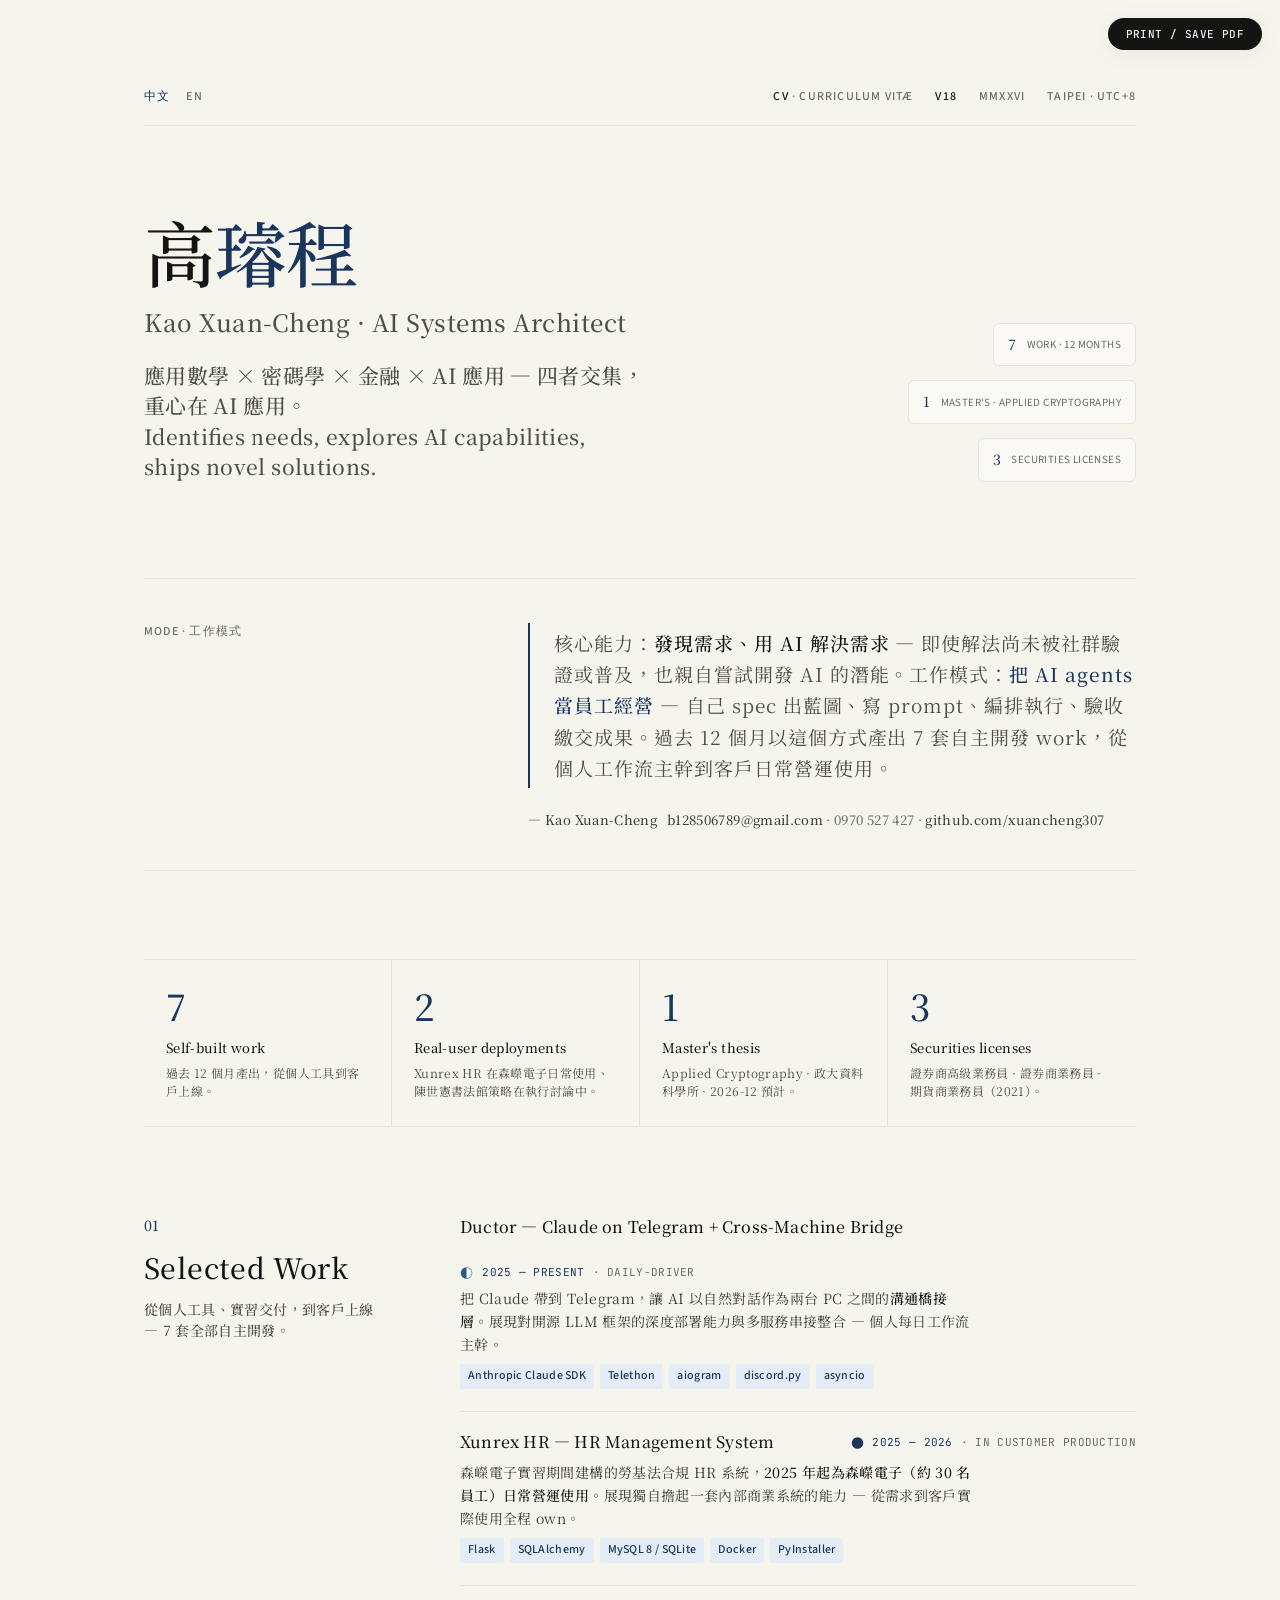
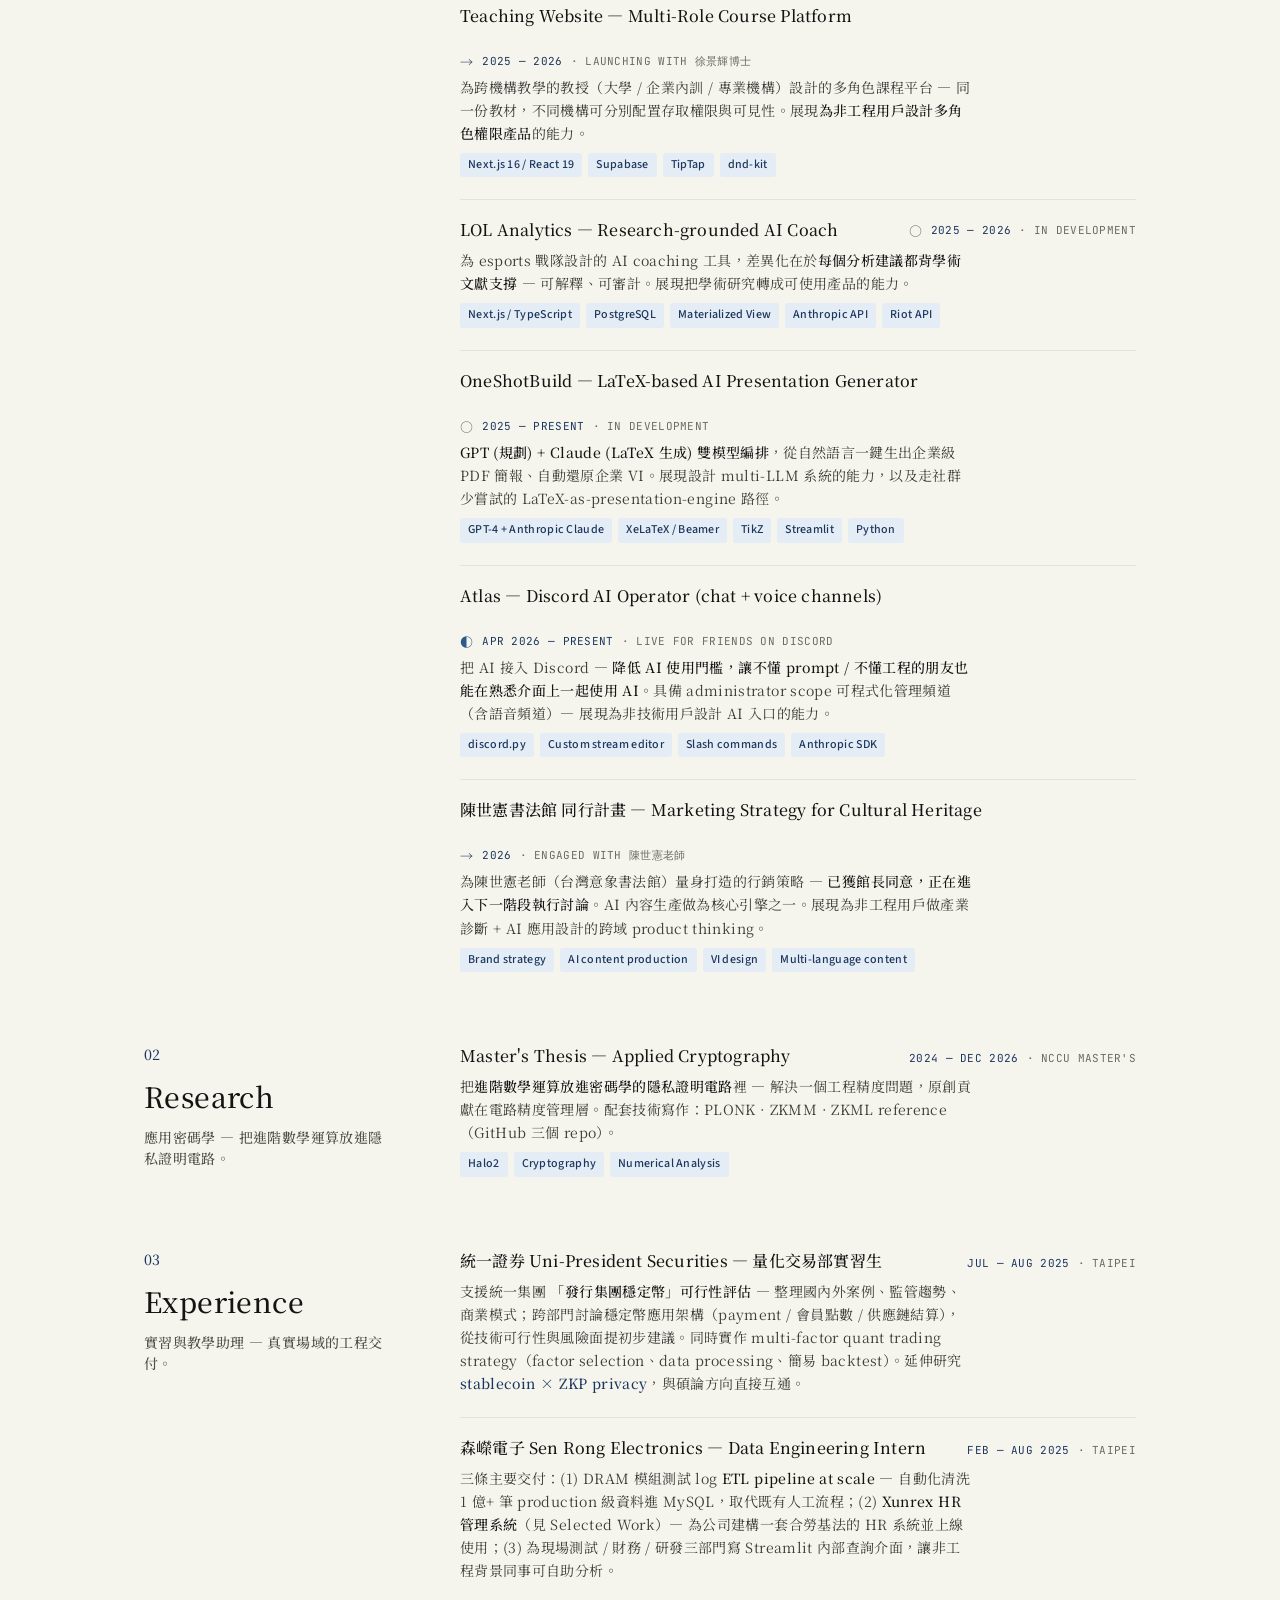
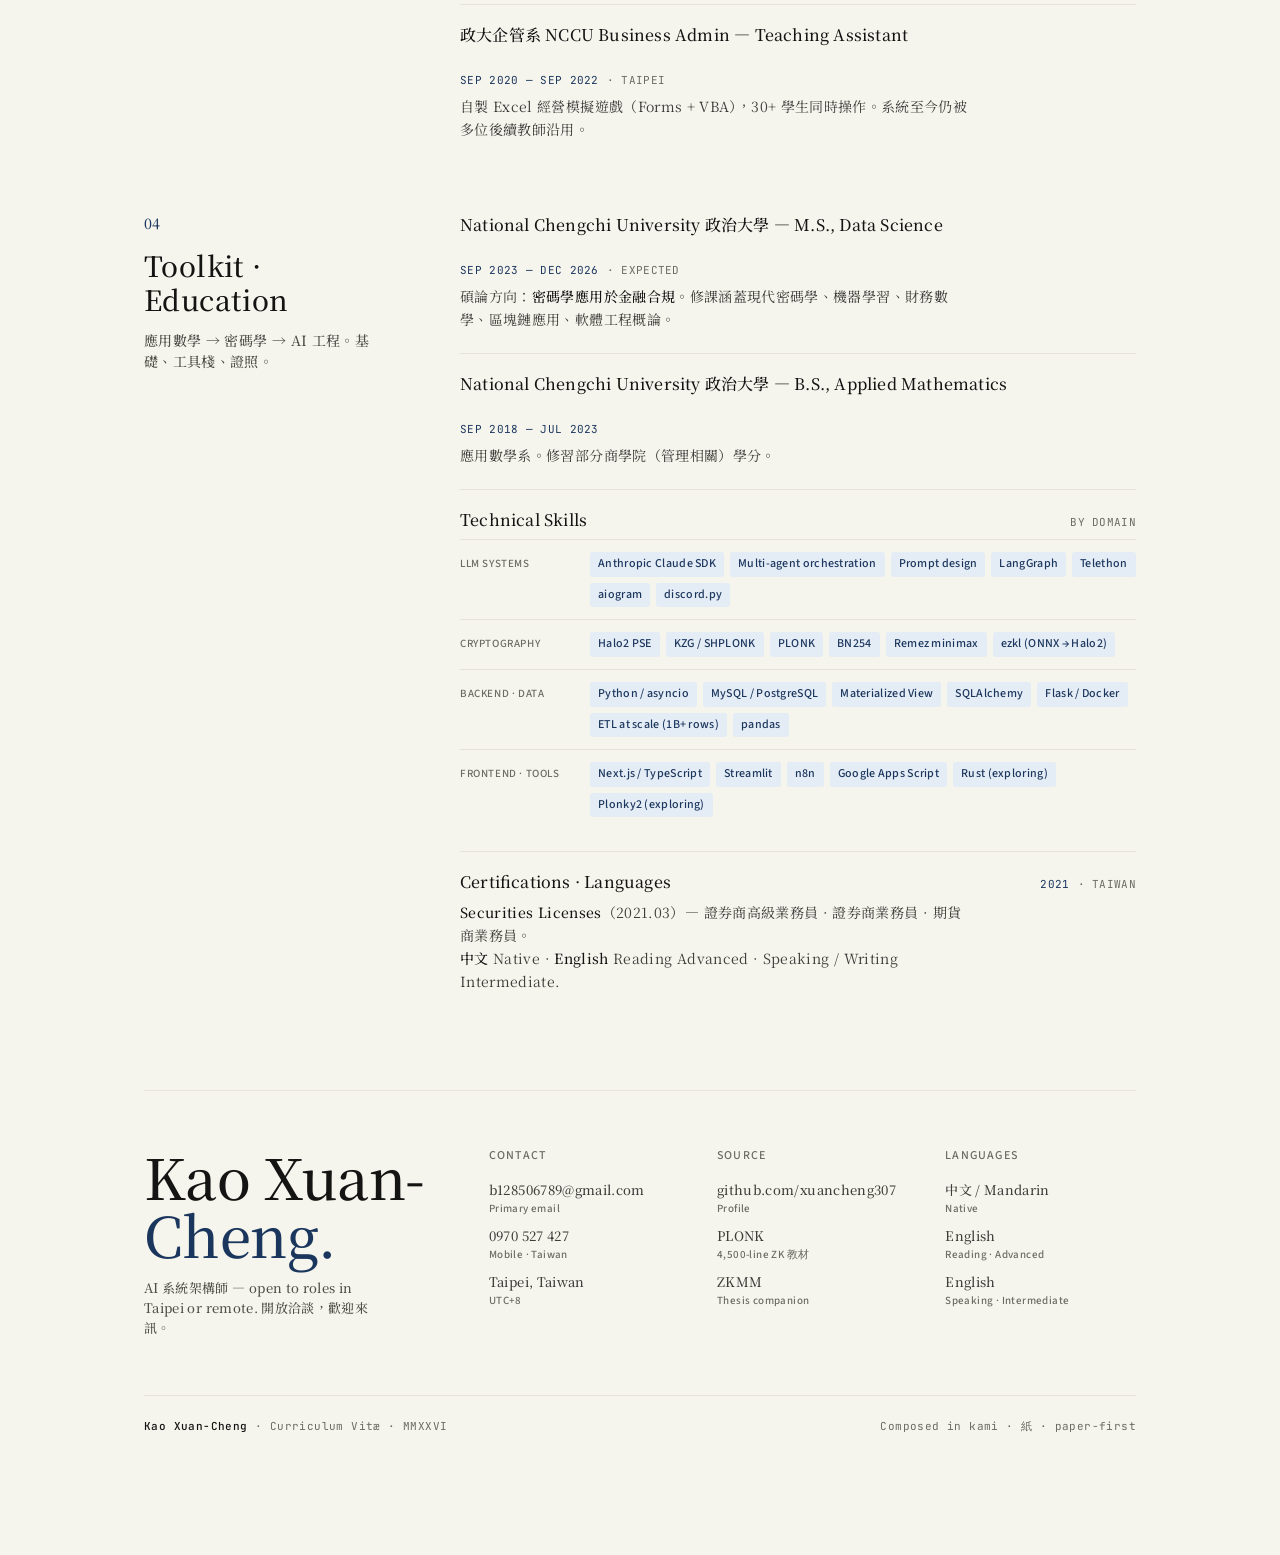
<file: index.html>
<!DOCTYPE html>
<html lang="zh-Hant">
<head>
<meta charset="utf-8" />
<meta name="viewport" content="width=device-width, initial-scale=1" />
<title>高璿程 Kao Xuan-Cheng — AI Systems Architect</title>
<meta name="description" content="高璿程 / Kao Xuan-Cheng — AI Systems Architect. CV composed in kami: warm parchment, ink-blue accent, serif at one weight." />
<link rel="preconnect" href="https://fonts.googleapis.com" />
<link rel="preconnect" href="https://fonts.gstatic.com" crossorigin />
<link href="https://fonts.googleapis.com/css2?family=Source+Serif+4:wght@400;500&family=Source+Sans+3:wght@400;500;600&family=JetBrains+Mono:wght@400;500&family=Noto+Serif+TC:wght@400;500&display=swap" rel="stylesheet" />
<style>
/* kami CV — same tokens as design-systems/kami/DESIGN.md.
   Language override: Traditional Chinese leads, Source Serif 4 falls in for Latin. */

:root {
  /* Surface */
  --parchment: #f5f4ed;
  --ivory: #faf9f5;
  --warm-sand: #e8e6dc;

  /* Brand (single chromatic accent) */
  --brand: #1B365D;
  --brand-light: #2D5A8A;

  /* Text — four levels, no fifth */
  --near-black: #141413;
  --dark-warm: #3d3d3a;
  --olive: #504e49;
  --stone: #6b6a64;

  /* Border */
  --border: #e8e6dc;
  --border-soft: #e5e3d8;

  /* Tag tints — solid hex, NEVER rgba */
  --tag-08: #EEF2F7;
  --tag-14: #E4ECF5;
  --tag-22: #D0DCE9;
  --tag-30: #D6E1EE;

  /* Type stacks — Noto Serif TC leads, Source Serif 4 handles Latin */
  --serif: "Noto Serif TC", "Source Serif 4", "Source Han Serif TC", "Songti TC", Charter, Georgia, serif;
  --sans: "Source Sans 3", -apple-system, BlinkMacSystemFont, "Segoe UI", system-ui, sans-serif;
  --mono: "JetBrains Mono", "SF Mono", "Fira Code", Consolas, Monaco, monospace;

  /* Motion */
  --whisper: 0 4px 24px rgba(0, 0, 0, 0.05);
}

* { box-sizing: border-box; margin: 0; padding: 0; }
html, body { background: var(--parchment); color: var(--near-black); }
body {
  font-family: var(--serif);
  font-weight: 400;
  font-size: 14px;
  line-height: 1.55;
  letter-spacing: 0.35px;
  -webkit-font-smoothing: antialiased;
  -moz-osx-font-smoothing: grayscale;
  font-feature-settings: "liga", "calt";
}
strong { font-weight: 500; }
img { max-width: 100%; display: block; }
a { color: var(--brand); text-decoration: none; border-bottom: 1px solid currentColor; }
a:hover { color: var(--brand-light); }

.shell {
  max-width: 1120px;
  margin: 0 auto;
  padding: 88px 64px 120px;
  position: relative;
}

/* ---------- print button (chrome only) ---------- */
.print-bar {
  position: fixed; top: 18px; right: 18px; z-index: 100;
  background: var(--near-black); color: var(--parchment);
  padding: 9px 18px; border-radius: 999px;
  font-family: var(--mono); font-size: 11px; font-weight: 500;
  letter-spacing: 0.4px; cursor: pointer; user-select: none; border: none;
  box-shadow: var(--whisper);
  transition: background 0.2s;
}
.print-bar:hover { background: var(--brand); }

/* ---------- eyebrow strip ---------- */
.eyebrow-row {
  display: flex;
  justify-content: space-between;
  align-items: center;
  font-family: var(--sans);
  font-size: 12px;
  font-weight: 500;
  letter-spacing: 1.2px;
  text-transform: uppercase;
  color: var(--stone);
  border-bottom: 1px solid var(--border);
  padding-bottom: 18px;
  margin-bottom: 88px;
}
.eyebrow-row .lang { display: inline-flex; gap: 16px; }
.eyebrow-row .lang a { color: var(--stone); border-bottom: none; }
.eyebrow-row .lang a.active { color: var(--brand); }
.eyebrow-row .meta {
  display: inline-flex;
  gap: 22px;
  font-variant-numeric: tabular-nums;
}
.eyebrow-row .meta b { color: var(--near-black); font-weight: 500; }

/* ---------- hero ---------- */
.hero {
  display: grid;
  grid-template-columns: 1.45fr 0.55fr;
  gap: 64px;
  align-items: end;
  margin-bottom: 96px;
}
.hero-copy h1 {
  font-family: var(--serif);
  font-weight: 500;
  font-size: clamp(48px, 5.6vw, 80px);
  line-height: 1.05;
  letter-spacing: -0.8px;
  color: var(--near-black);
  margin-bottom: 14px;
}
.hero-copy h1 .ink { color: var(--brand); }
.hero-copy .name-en {
  font-family: var(--serif);
  font-weight: 500;
  font-size: 24px;
  color: var(--olive);
  letter-spacing: 0.5px;
  margin-bottom: 20px;
}
.hero-copy .tagline {
  font-family: var(--serif);
  font-weight: 500;
  font-size: 21px;
  line-height: 1.45;
  color: var(--olive);
  max-width: 42ch;
}
.hero-tokens {
  display: flex;
  flex-direction: column;
  gap: 14px;
  align-items: flex-end;
  font-family: var(--mono);
  font-size: 11px;
  letter-spacing: 0.4px;
  color: var(--stone);
  text-transform: uppercase;
}
.hero-tokens .row {
  display: inline-flex;
  align-items: center;
  gap: 10px;
  background: var(--ivory);
  border: 1px solid var(--border);
  border-radius: 6px;
  padding: 10px 14px;
  font-variant-numeric: tabular-nums;
}
.hero-tokens .row b {
  color: var(--brand);
  font-weight: 500;
  font-family: var(--serif);
  font-size: 14px;
}
.hero-tokens .row span { font-family: var(--sans); }

/* ---------- manifesto ---------- */
.manifesto {
  border-top: 1px solid var(--border);
  border-bottom: 1px solid var(--border);
  padding: 44px 0 40px;
  margin-bottom: 88px;
  display: grid;
  grid-template-columns: 1fr 1.85fr;
  gap: 56px;
  align-items: start;
}
.manifesto .label {
  font-family: var(--sans);
  font-size: 12px;
  font-weight: 500;
  letter-spacing: 1.2px;
  text-transform: uppercase;
  color: var(--stone);
}
.manifesto .body {
  font-family: var(--serif);
  font-weight: 400;
  font-size: 19px;
  line-height: 1.65;
  letter-spacing: 0.05em;
  color: var(--olive);
  border-left: 2px solid var(--brand);
  padding: 4px 0 4px 24px;
}
.manifesto .body strong { color: var(--near-black); font-weight: 500; }
.manifesto .body .ink { color: var(--brand); font-weight: 500; }
.manifesto .signature {
  margin-top: 22px;
  font-family: var(--serif);
  font-weight: 500;
  font-size: 13px;
  color: var(--dark-warm);
  display: inline-flex;
  gap: 10px;
  align-items: baseline;
  flex-wrap: wrap;
}
.manifesto .signature span { color: var(--stone); }
.manifesto .signature a { color: var(--dark-warm); border-bottom: none; }
.manifesto .signature a:hover { color: var(--brand); }

/* ---------- metrics row ---------- */
.metrics {
  display: grid;
  grid-template-columns: repeat(4, 1fr);
  gap: 0;
  border-top: 1px solid var(--border);
  border-bottom: 1px solid var(--border);
  margin-bottom: 88px;
}
.metric {
  padding: 28px 22px 26px;
  display: flex;
  flex-direction: column;
  gap: 6px;
  border-right: 1px solid var(--border-soft);
}
.metric:last-child { border-right: 0; }
.metric .value {
  font-family: var(--serif);
  font-weight: 500;
  font-size: 36px;
  line-height: 1;
  color: var(--brand);
  font-variant-numeric: tabular-nums;
  letter-spacing: -0.5px;
}
.metric .label {
  font-family: var(--serif);
  font-weight: 500;
  font-size: 13px;
  color: var(--near-black);
  margin-top: 8px;
}
.metric .sub {
  font-family: var(--serif);
  font-weight: 400;
  font-size: 12px;
  color: var(--olive);
  line-height: 1.5;
  max-width: 30ch;
}

/* ---------- chapters ---------- */
.chapters {
  display: grid;
  grid-template-columns: 1fr;
  gap: 72px;
  margin-bottom: 96px;
}
.chapter {
  display: grid;
  grid-template-columns: 1fr 2.6fr;
  gap: 56px;
  align-items: start;
}
.chapter .head { display: flex; flex-direction: column; gap: 14px; position: sticky; top: 32px; }
.chapter .num {
  font-family: var(--serif);
  font-weight: 500;
  font-size: 14px;
  color: var(--brand);
  letter-spacing: 0.4px;
  font-variant-numeric: tabular-nums;
}
.chapter .title {
  font-family: var(--serif);
  font-weight: 500;
  font-size: 28px;
  line-height: 1.2;
  color: var(--near-black);
  letter-spacing: 0.4px;
}
.chapter .lede {
  font-family: var(--serif);
  font-weight: 500;
  font-size: 14px;
  color: var(--olive);
  line-height: 1.5;
  max-width: 30ch;
}
.chapter .body {
  display: flex;
  flex-direction: column;
  gap: 22px;
}
.chapter .body p {
  font-family: var(--serif);
  font-weight: 400;
  font-size: 14px;
  color: var(--dark-warm);
  line-height: 1.65;
  max-width: 64ch;
}
.chapter .body p strong { color: var(--near-black); font-weight: 500; }
.chapter .body p .ink { color: var(--brand); font-weight: 500; }
.chapter .body code {
  font-family: var(--mono);
  font-size: 12.5px;
  color: var(--brand);
  background: var(--tag-08);
  padding: 1px 6px;
  border-radius: 3px;
}
.chapter ul.dash {
  list-style: none;
  padding: 0;
  margin: 4px 0 0;
  display: flex;
  flex-direction: column;
  gap: 8px;
}
.chapter ul.dash li {
  position: relative;
  padding-left: 16px;
  font-family: var(--serif);
  font-weight: 400;
  font-size: 14px;
  color: var(--dark-warm);
  line-height: 1.65;
}
.chapter ul.dash li::before {
  content: "\2013";
  position: absolute;
  left: 0;
  color: var(--brand);
}
.chapter ul.dash li strong { color: var(--near-black); font-weight: 500; }

/* ---------- entry block (per-project / per-experience) ---------- */
.entry {
  border-top: 1px solid var(--border-soft);
  padding-top: 18px;
}
.entry:first-of-type { border-top: 0; padding-top: 0; }
.entry-head {
  display: flex;
  justify-content: space-between;
  align-items: baseline;
  gap: 24px;
  flex-wrap: wrap;
  margin-bottom: 6px;
}
.entry-title {
  font-family: var(--serif);
  font-weight: 500;
  font-size: 16px;
  color: var(--near-black);
  letter-spacing: 0.2px;
}
.entry-meta {
  font-family: var(--mono);
  font-size: 11px;
  color: var(--stone);
  letter-spacing: 0.3px;
  font-variant-numeric: tabular-nums;
  text-transform: uppercase;
  white-space: nowrap;
  display: inline-flex;
  align-items: center;
  gap: 8px;
}
.entry-meta .ink { color: var(--brand); }
.entry-meta .status {
  display: inline-block;
  width: 1.1em;
  text-align: center;
  color: var(--brand);
  font-family: var(--serif);
  font-size: 13px;
  line-height: 1;
}
.entry-meta .status.live { color: var(--brand); }      /* ● customer / external production */
.entry-meta .status.active { color: var(--brand-light); } /* ◐ daily-driver / friends use */
.entry-meta .status.transit { color: var(--brand); }   /* → launching / engaged */
.entry-meta .status.dev { color: var(--stone); }       /* ○ in development */
.entry-body {
  font-family: var(--serif);
  font-weight: 400;
  font-size: 14px;
  color: var(--dark-warm);
  line-height: 1.65;
  max-width: 66ch;
}
.entry-body strong { color: var(--near-black); font-weight: 500; }
.entry-body .ink { color: var(--brand); font-weight: 500; }
.entry-stack {
  margin-top: 8px;
  display: inline-flex;
  flex-wrap: wrap;
  gap: 6px;
}

/* ---------- tag system ---------- */
.tag {
  display: inline-block;
  font-family: var(--sans);
  font-size: 12px;
  font-weight: 500;
  padding: 3px 8px;
  border-radius: 3px;
  color: var(--brand);
  background: var(--tag-14);
  letter-spacing: 0.3px;
}
.tag.standard { background: var(--tag-14); padding: 2px 8px; border-radius: 4px; }
.tag.brush {
  background: linear-gradient(to right, #D6E1EE, #E4ECF5 70%, #EEF2F7);
}
.tag-row { display: inline-flex; gap: 6px; flex-wrap: wrap; align-items: center; }

/* ---------- skills grid (chapter 04 only) ---------- */
.skills-domain {
  display: grid;
  grid-template-columns: 110px 1fr;
  gap: 14px 20px;
  align-items: baseline;
  padding: 12px 0;
  border-top: 1px solid var(--border-soft);
}
.skills-domain:first-of-type { border-top: 0; }
.skills-domain .d-label {
  font-family: var(--sans);
  font-size: 11px;
  font-weight: 500;
  letter-spacing: 0.6px;
  text-transform: uppercase;
  color: var(--stone);
}
.skills-domain .d-chips {
  display: inline-flex;
  flex-wrap: wrap;
  gap: 6px;
}

/* ---------- footer ---------- */
.footer {
  border-top: 1px solid var(--border);
  padding-top: 56px;
  display: grid;
  grid-template-columns: 1.4fr 0.85fr 0.85fr 0.9fr;
  gap: 48px;
  align-items: start;
}
.footer .kicker {
  font-family: var(--serif);
  font-weight: 500;
  font-size: 56px;
  line-height: 1.05;
  letter-spacing: -0.6px;
  color: var(--near-black);
  margin-bottom: 14px;
}
.footer .kicker .ink { color: var(--brand); }
.footer .colophon {
  font-family: var(--serif);
  font-weight: 500;
  font-size: 13px;
  color: var(--olive);
  max-width: 34ch;
  line-height: 1.55;
}
.footer .col h4 {
  font-family: var(--sans);
  font-size: 12px;
  font-weight: 500;
  letter-spacing: 1.2px;
  text-transform: uppercase;
  color: var(--stone);
  margin-bottom: 16px;
}
.footer .col ul { list-style: none; padding: 0; margin: 0; }
.footer .col li {
  font-family: var(--serif);
  font-weight: 500;
  font-size: 13px;
  color: var(--dark-warm);
  margin-bottom: 10px;
  line-height: 1.45;
}
.footer .col li a { color: var(--dark-warm); border-bottom: none; }
.footer .col li a:hover { color: var(--brand); }
.footer .col li small {
  display: block;
  font-family: var(--sans);
  font-size: 11px;
  font-weight: 500;
  color: var(--stone);
  letter-spacing: 0.4px;
  margin-top: 1px;
}

.legal {
  margin-top: 56px;
  border-top: 1px solid var(--border-soft);
  padding-top: 22px;
  display: flex;
  justify-content: space-between;
  align-items: center;
  font-family: var(--mono);
  font-size: 11px;
  color: var(--stone);
  letter-spacing: 0.4px;
  font-variant-numeric: tabular-nums;
}
.legal b { color: var(--near-black); font-weight: 500; }

/* ---------- print ---------- */
@media print {
  @page { margin: 1.5cm 1.6cm; size: A4; }
  body { background: #fff !important; letter-spacing: 0 !important; }
  .print-bar { display: none !important; }
  .shell { padding: 0 !important; max-width: 100% !important; }
  .chapter .head { position: static !important; }
  .hero { margin-bottom: 36px; }
  .manifesto { margin-bottom: 36px; padding: 24px 0; }
  .metrics { margin-bottom: 36px; }
  .chapters { gap: 36px; margin-bottom: 36px; }
  .footer { padding-top: 24px; }
  .legal { margin-top: 24px; padding-top: 12px; }
}

/* ---------- responsive ---------- */
@media (max-width: 1080px) {
  .shell { padding: 64px 48px 96px; }
  .hero { grid-template-columns: 1fr; gap: 36px; align-items: start; }
  .hero-tokens { flex-direction: row; flex-wrap: wrap; align-items: flex-start; }
  .manifesto { grid-template-columns: 1fr; gap: 22px; }
  .metrics { grid-template-columns: repeat(2, 1fr); }
  .metric:nth-child(2n) { border-right: 0; }
  .metric:nth-child(-n+2) { border-bottom: 1px solid var(--border-soft); }
  .chapter { grid-template-columns: 1fr; gap: 22px; }
  .chapter .head { position: static; }
  .footer { grid-template-columns: 1fr 1fr; gap: 36px; }
  .footer .kicker { font-size: 44px; }
}
@media (max-width: 640px) {
  .shell { padding: 48px 24px 72px; }
  .hero-copy h1 { font-size: 46px; line-height: 1.08; letter-spacing: -0.6px; }
  .hero-copy .name-en { font-size: 18px; }
  .hero-copy .tagline { font-size: 17px; }
  .metrics { grid-template-columns: 1fr; }
  .metric { border-right: 0; border-bottom: 1px solid var(--border-soft); }
  .metric:last-child { border-bottom: 0; }
  .footer { grid-template-columns: 1fr; gap: 28px; }
  .footer .kicker { font-size: 36px; }
  .chapter .body p, .entry-body { font-size: 13.5px; }
  .legal { flex-direction: column; gap: 10px; align-items: flex-start; }
}
</style>
</head>
<body>
<button class="print-bar" onclick="window.print()">PRINT / SAVE PDF</button>

<main class="shell">

  <!-- ============ EYEBROW ============ -->
  <div class="eyebrow-row" data-od-id="eyebrow-row">
    <div class="lang">
      <a href="#" class="active">中文</a>
      <a href="#">EN</a>
    </div>
    <div class="meta">
      <span><b>CV</b> · Curriculum Vitæ</span>
      <span><b>v18</b></span>
      <span>MMXXVI</span>
      <span>Taipei · UTC+8</span>
    </div>
  </div>

  <!-- ============ HERO ============ -->
  <section class="hero" data-od-id="hero">
    <div class="hero-copy">
      <h1>高<span class="ink">璿程</span></h1>
      <div class="name-en">Kao Xuan-Cheng · AI Systems Architect</div>
      <p class="tagline">
        應用數學 × 密碼學 × 金融 × <span class="ink">AI 應用</span> — 四者交集，重心在 AI 應用。<br>
        Identifies needs, explores AI capabilities, ships novel solutions.
      </p>
    </div>
    <div class="hero-tokens">
      <span class="row"><b>7</b> <span>Work · 12 months</span></span>
      <span class="row"><b>1</b> <span>Master's · Applied Cryptography</span></span>
      <span class="row"><b>3</b> <span>Securities licenses</span></span>
    </div>
  </section>

  <!-- ============ MANIFESTO ============ -->
  <section class="manifesto" data-od-id="manifesto">
    <span class="label">Mode · 工作模式</span>
    <div>
      <p class="body">
        核心能力：<strong>發現需求、用 AI 解決需求</strong> — 即使解法尚未被社群驗證或普及，也親自嘗試開發 AI 的潛能。工作模式：<span class="ink">把 AI agents 當員工經營</span> — 自己 spec 出藍圖、寫 prompt、編排執行、驗收繳交成果。過去 12 個月以這個方式產出 7 套自主開發 work，從個人工作流主幹到客戶日常營運使用。
      </p>
      <div class="signature">
        — Kao Xuan-Cheng
        <span><a href="mailto:b128506789@gmail.com">b128506789@gmail.com</a> · 0970 527 427 · <a href="https://github.com/xuancheng307">github.com/xuancheng307</a></span>
      </div>
    </div>
  </section>

  <!-- ============ METRICS ============ -->
  <section class="metrics" data-od-id="metrics">
    <div class="metric">
      <div class="value">7</div>
      <div class="label">Self-built work</div>
      <div class="sub">過去 12 個月產出，從個人工具到客戶上線。</div>
    </div>
    <div class="metric">
      <div class="value">2</div>
      <div class="label">Real-user deployments</div>
      <div class="sub">Xunrex HR 在森嶸電子日常使用、陳世憲書法館策略在執行討論中。</div>
    </div>
    <div class="metric">
      <div class="value">1</div>
      <div class="label">Master&apos;s thesis</div>
      <div class="sub">Applied Cryptography · 政大資料科學所 · 2026-12 預計。</div>
    </div>
    <div class="metric">
      <div class="value">3</div>
      <div class="label">Securities licenses</div>
      <div class="sub">證券商高級業務員 · 證券商業務員 · 期貨商業務員（2021）。</div>
    </div>
  </section>

  <!-- ============ CHAPTERS ============ -->
  <section class="chapters" data-od-id="chapters">

    <!-- ============ Chapter 01: Selected Work ============ -->
    <article class="chapter" data-od-id="chapter-01">
      <div class="head">
        <p class="num">01</p>
        <h2 class="title">Selected Work</h2>
        <p class="lede">從個人工具、實習交付，到客戶上線 — 7 套全部自主開發。</p>
      </div>
      <div class="body">

        <div class="entry">
          <div class="entry-head">
            <div class="entry-title">Ductor — Claude on Telegram + Cross-Machine Bridge</div>
            <div class="entry-meta"><span class="status active">◐</span><span class="ink">2025 — Present</span> · Daily-driver</div>
          </div>
          <p class="entry-body">
            把 Claude 帶到 Telegram，讓 AI 以自然對話作為兩台 PC 之間的<strong>溝通橋接層</strong>。展現對開源 LLM 框架的深度部署能力與多服務串接整合 — 個人每日工作流主幹。
          </p>
          <div class="entry-stack">
            <span class="tag">Anthropic Claude SDK</span>
            <span class="tag">Telethon</span>
            <span class="tag">aiogram</span>
            <span class="tag">discord.py</span>
            <span class="tag">asyncio</span>
          </div>
        </div>

        <div class="entry">
          <div class="entry-head">
            <div class="entry-title">Xunrex HR — HR Management System</div>
            <div class="entry-meta"><span class="status live">●</span><span class="ink">2025 — 2026</span> · In customer production</div>
          </div>
          <p class="entry-body">
            森嶸電子實習期間建構的勞基法合規 HR 系統，<strong>2025 年起為森嶸電子（約 30 名員工）日常營運使用</strong>。展現獨自擔起一套內部商業系統的能力 — 從需求到客戶實際使用全程 own。
          </p>
          <div class="entry-stack">
            <span class="tag">Flask</span>
            <span class="tag">SQLAlchemy</span>
            <span class="tag">MySQL 8 / SQLite</span>
            <span class="tag">Docker</span>
            <span class="tag">PyInstaller</span>
          </div>
        </div>

        <div class="entry">
          <div class="entry-head">
            <div class="entry-title">Teaching Website — Multi-Role Course Platform</div>
            <div class="entry-meta"><span class="status transit">→</span><span class="ink">2025 — 2026</span> · Launching with 徐景輝博士</div>
          </div>
          <p class="entry-body">
            為跨機構教學的教授（大學 / 企業內訓 / 專業機構）設計的多角色課程平台 — 同一份教材，不同機構可分別配置存取權限與可見性。展現<strong>為非工程用戶設計多角色權限產品</strong>的能力。
          </p>
          <div class="entry-stack">
            <span class="tag">Next.js 16 / React 19</span>
            <span class="tag">Supabase</span>
            <span class="tag">TipTap</span>
            <span class="tag">dnd-kit</span>
          </div>
        </div>

        <div class="entry">
          <div class="entry-head">
            <div class="entry-title">LOL Analytics — Research-grounded AI Coach</div>
            <div class="entry-meta"><span class="status dev">○</span><span class="ink">2025 — 2026</span> · In development</div>
          </div>
          <p class="entry-body">
            為 esports 戰隊設計的 AI coaching 工具，差異化在於<strong>每個分析建議都背學術文獻支撐</strong> — 可解釋、可審計。展現把學術研究轉成可使用產品的能力。
          </p>
          <div class="entry-stack">
            <span class="tag">Next.js / TypeScript</span>
            <span class="tag">PostgreSQL</span>
            <span class="tag">Materialized View</span>
            <span class="tag">Anthropic API</span>
            <span class="tag">Riot API</span>
          </div>
        </div>

        <div class="entry">
          <div class="entry-head">
            <div class="entry-title">OneShotBuild — LaTeX-based AI Presentation Generator</div>
            <div class="entry-meta"><span class="status dev">○</span><span class="ink">2025 — Present</span> · In development</div>
          </div>
          <p class="entry-body">
            <strong>GPT (規劃) + Claude (LaTeX 生成) 雙模型編排</strong>，從自然語言一鍵生出企業級 PDF 簡報、自動還原企業 VI。展現設計 multi-LLM 系統的能力，以及走社群少嘗試的 LaTeX-as-presentation-engine 路徑。
          </p>
          <div class="entry-stack">
            <span class="tag">GPT-4 + Anthropic Claude</span>
            <span class="tag">XeLaTeX / Beamer</span>
            <span class="tag">TikZ</span>
            <span class="tag">Streamlit</span>
            <span class="tag">Python</span>
          </div>
        </div>

        <div class="entry">
          <div class="entry-head">
            <div class="entry-title">Atlas — Discord AI Operator (chat + voice channels)</div>
            <div class="entry-meta"><span class="status active">◐</span><span class="ink">Apr 2026 — Present</span> · Live for friends on Discord</div>
          </div>
          <p class="entry-body">
            把 AI 接入 Discord — <strong>降低 AI 使用門檻，讓不懂 prompt / 不懂工程的朋友也能在熟悉介面上一起使用 AI</strong>。具備 administrator scope 可程式化管理頻道（含語音頻道）— 展現為非技術用戶設計 AI 入口的能力。
          </p>
          <div class="entry-stack">
            <span class="tag">discord.py</span>
            <span class="tag">Custom stream editor</span>
            <span class="tag">Slash commands</span>
            <span class="tag">Anthropic SDK</span>
          </div>
        </div>

        <div class="entry">
          <div class="entry-head">
            <div class="entry-title">陳世憲書法館 同行計畫 — Marketing Strategy for Cultural Heritage</div>
            <div class="entry-meta"><span class="status transit">→</span><span class="ink">2026</span> · Engaged with 陳世憲老師</div>
          </div>
          <p class="entry-body">
            為陳世憲老師（台灣意象書法館）量身打造的行銷策略 — <strong>已獲館長同意，正在進入下一階段執行討論</strong>。AI 內容生產做為核心引擎之一。展現為非工程用戶做產業診斷 + AI 應用設計的跨域 product thinking。
          </p>
          <div class="entry-stack">
            <span class="tag">Brand strategy</span>
            <span class="tag">AI content production</span>
            <span class="tag">VI design</span>
            <span class="tag">Multi-language content</span>
          </div>
        </div>

      </div>
    </article>

    <!-- ============ Chapter 02: Research ============ -->
    <article class="chapter" data-od-id="chapter-02">
      <div class="head">
        <p class="num">02</p>
        <h2 class="title">Research</h2>
        <p class="lede">應用密碼學 — 把進階數學運算放進隱私證明電路。</p>
      </div>
      <div class="body">

        <div class="entry">
          <div class="entry-head">
            <div class="entry-title">Master&apos;s Thesis — Applied Cryptography</div>
            <div class="entry-meta"><span class="ink">2024 — Dec 2026</span> · NCCU Master&apos;s</div>
          </div>
          <p class="entry-body">
            把<strong>進階數學運算放進密碼學的隱私證明電路</strong>裡 — 解決一個工程精度問題，原創貢獻在電路精度管理層。配套技術寫作：PLONK · ZKMM · ZKML reference（GitHub 三個 repo）。
          </p>
          <div class="entry-stack">
            <span class="tag">Halo2</span>
            <span class="tag">Cryptography</span>
            <span class="tag">Numerical Analysis</span>
          </div>
        </div>

      </div>
    </article>

    <!-- ============ Chapter 03: Experience ============ -->
    <article class="chapter" data-od-id="chapter-03">
      <div class="head">
        <p class="num">03</p>
        <h2 class="title">Experience</h2>
        <p class="lede">實習與教學助理 — 真實場域的工程交付。</p>
      </div>
      <div class="body">

        <div class="entry">
          <div class="entry-head">
            <div class="entry-title">統一證券 Uni-President Securities — 量化交易部實習生</div>
            <div class="entry-meta"><span class="ink">Jul — Aug 2025</span> · Taipei</div>
          </div>
          <p class="entry-body">
            支援統一集團 <strong>「發行集團穩定幣」可行性評估</strong> — 整理國內外案例、監管趨勢、商業模式；跨部門討論穩定幣應用架構（payment / 會員點數 / 供應鏈結算），從技術可行性與風險面提初步建議。同時實作 multi-factor quant trading strategy（factor selection、data processing、簡易 backtest）。延伸研究 <span class="ink">stablecoin × ZKP privacy</span>，與碩論方向直接互通。
          </p>
        </div>

        <div class="entry">
          <div class="entry-head">
            <div class="entry-title">森嶸電子 Sen Rong Electronics — Data Engineering Intern</div>
            <div class="entry-meta"><span class="ink">Feb — Aug 2025</span> · Taipei</div>
          </div>
          <p class="entry-body">
            三條主要交付：(1) DRAM 模組測試 log <strong>ETL pipeline at scale</strong> — 自動化清洗 1 億+ 筆 production 級資料進 MySQL，取代既有人工流程；(2) <strong>Xunrex HR 管理系統</strong>（見 Selected Work）— 為公司建構一套合勞基法的 HR 系統並上線使用；(3) 為現場測試 / 財務 / 研發三部門寫 Streamlit 內部查詢介面，讓非工程背景同事可自助分析。
          </p>
        </div>

        <div class="entry">
          <div class="entry-head">
            <div class="entry-title">政大企管系 NCCU Business Admin — Teaching Assistant</div>
            <div class="entry-meta"><span class="ink">Sep 2020 — Sep 2022</span> · Taipei</div>
          </div>
          <p class="entry-body">
            自製 Excel 經營模擬遊戲（Forms + VBA），30+ 學生同時操作。系統至今仍被多位後續教師沿用。
          </p>
        </div>

      </div>
    </article>

    <!-- ============ Chapter 04: Toolkit · Education ============ -->
    <article class="chapter" data-od-id="chapter-04">
      <div class="head">
        <p class="num">04</p>
        <h2 class="title">Toolkit · Education</h2>
        <p class="lede">應用數學 → 密碼學 → AI 工程。基礎、工具棧、證照。</p>
      </div>
      <div class="body">

        <div class="entry">
          <div class="entry-head">
            <div class="entry-title">National Chengchi University 政治大學 — M.S., Data Science</div>
            <div class="entry-meta"><span class="ink">Sep 2023 — Dec 2026</span> · expected</div>
          </div>
          <p class="entry-body">
            碩論方向：<strong>密碼學應用於金融合規</strong>。修課涵蓋現代密碼學、機器學習、財務數學、區塊鏈應用、軟體工程概論。
          </p>
        </div>

        <div class="entry">
          <div class="entry-head">
            <div class="entry-title">National Chengchi University 政治大學 — B.S., Applied Mathematics</div>
            <div class="entry-meta"><span class="ink">Sep 2018 — Jul 2023</span></div>
          </div>
          <p class="entry-body">
            應用數學系。修習部分商學院（管理相關）學分。
          </p>
        </div>

        <div class="entry">
          <div class="entry-head">
            <div class="entry-title">Technical Skills</div>
            <div class="entry-meta">By domain</div>
          </div>
          <div class="skills-domain">
            <div class="d-label">LLM Systems</div>
            <div class="d-chips">
              <span class="tag">Anthropic Claude SDK</span>
              <span class="tag">Multi-agent orchestration</span>
              <span class="tag">Prompt design</span>
              <span class="tag">LangGraph</span>
              <span class="tag">Telethon</span>
              <span class="tag">aiogram</span>
              <span class="tag">discord.py</span>
            </div>
          </div>
          <div class="skills-domain">
            <div class="d-label">Cryptography</div>
            <div class="d-chips">
              <span class="tag">Halo2 PSE</span>
              <span class="tag">KZG / SHPLONK</span>
              <span class="tag">PLONK</span>
              <span class="tag">BN254</span>
              <span class="tag">Remez minimax</span>
              <span class="tag">ezkl (ONNX → Halo2)</span>
            </div>
          </div>
          <div class="skills-domain">
            <div class="d-label">Backend · Data</div>
            <div class="d-chips">
              <span class="tag">Python / asyncio</span>
              <span class="tag">MySQL / PostgreSQL</span>
              <span class="tag">Materialized View</span>
              <span class="tag">SQLAlchemy</span>
              <span class="tag">Flask / Docker</span>
              <span class="tag">ETL at scale (1B+ rows)</span>
              <span class="tag">pandas</span>
            </div>
          </div>
          <div class="skills-domain">
            <div class="d-label">Frontend · Tools</div>
            <div class="d-chips">
              <span class="tag">Next.js / TypeScript</span>
              <span class="tag">Streamlit</span>
              <span class="tag">n8n</span>
              <span class="tag">Google Apps Script</span>
              <span class="tag">Rust (exploring)</span>
              <span class="tag">Plonky2 (exploring)</span>
            </div>
          </div>
        </div>

        <div class="entry">
          <div class="entry-head">
            <div class="entry-title">Certifications · Languages</div>
            <div class="entry-meta"><span class="ink">2021</span> · Taiwan</div>
          </div>
          <p class="entry-body">
            <strong>Securities Licenses</strong>（2021.03）— 證券商高級業務員 · 證券商業務員 · 期貨商業務員。<br>
            <strong>中文</strong> Native · <strong>English</strong> Reading Advanced · Speaking / Writing Intermediate.
          </p>
        </div>

      </div>
    </article>

  </section>

  <!-- ============ FOOTER ============ -->
  <footer class="footer" data-od-id="footer">
    <div>
      <h2 class="kicker">Kao Xuan-<span class="ink">Cheng.</span></h2>
      <p class="colophon">
        AI 系統架構師 — open to roles in Taipei or remote. 開放洽談，歡迎來訊。
      </p>
    </div>
    <div class="col">
      <h4>Contact</h4>
      <ul>
        <li><a href="mailto:b128506789@gmail.com">b128506789@gmail.com<small>Primary email</small></a></li>
        <li>0970 527 427<small>Mobile · Taiwan</small></li>
        <li>Taipei, Taiwan<small>UTC+8</small></li>
      </ul>
    </div>
    <div class="col">
      <h4>Source</h4>
      <ul>
        <li><a href="https://github.com/xuancheng307">github.com/xuancheng307<small>Profile</small></a></li>
        <li><a href="https://github.com/xuancheng307/PLONK">PLONK<small>4,500-line ZK 教材</small></a></li>
        <li><a href="https://github.com/xuancheng307/ZKMM">ZKMM<small>Thesis companion</small></a></li>
      </ul>
    </div>
    <div class="col">
      <h4>Languages</h4>
      <ul>
        <li>中文 / Mandarin<small>Native</small></li>
        <li>English<small>Reading · Advanced</small></li>
        <li>English<small>Speaking · Intermediate</small></li>
      </ul>
    </div>
  </footer>

  <div class="legal">
    <span><b>Kao Xuan-Cheng</b> · Curriculum Vitæ · MMXXVI</span>
    <span>Composed in kami · 紙 · paper-first</span>
  </div>

</main>
</body>
</html>
</file>
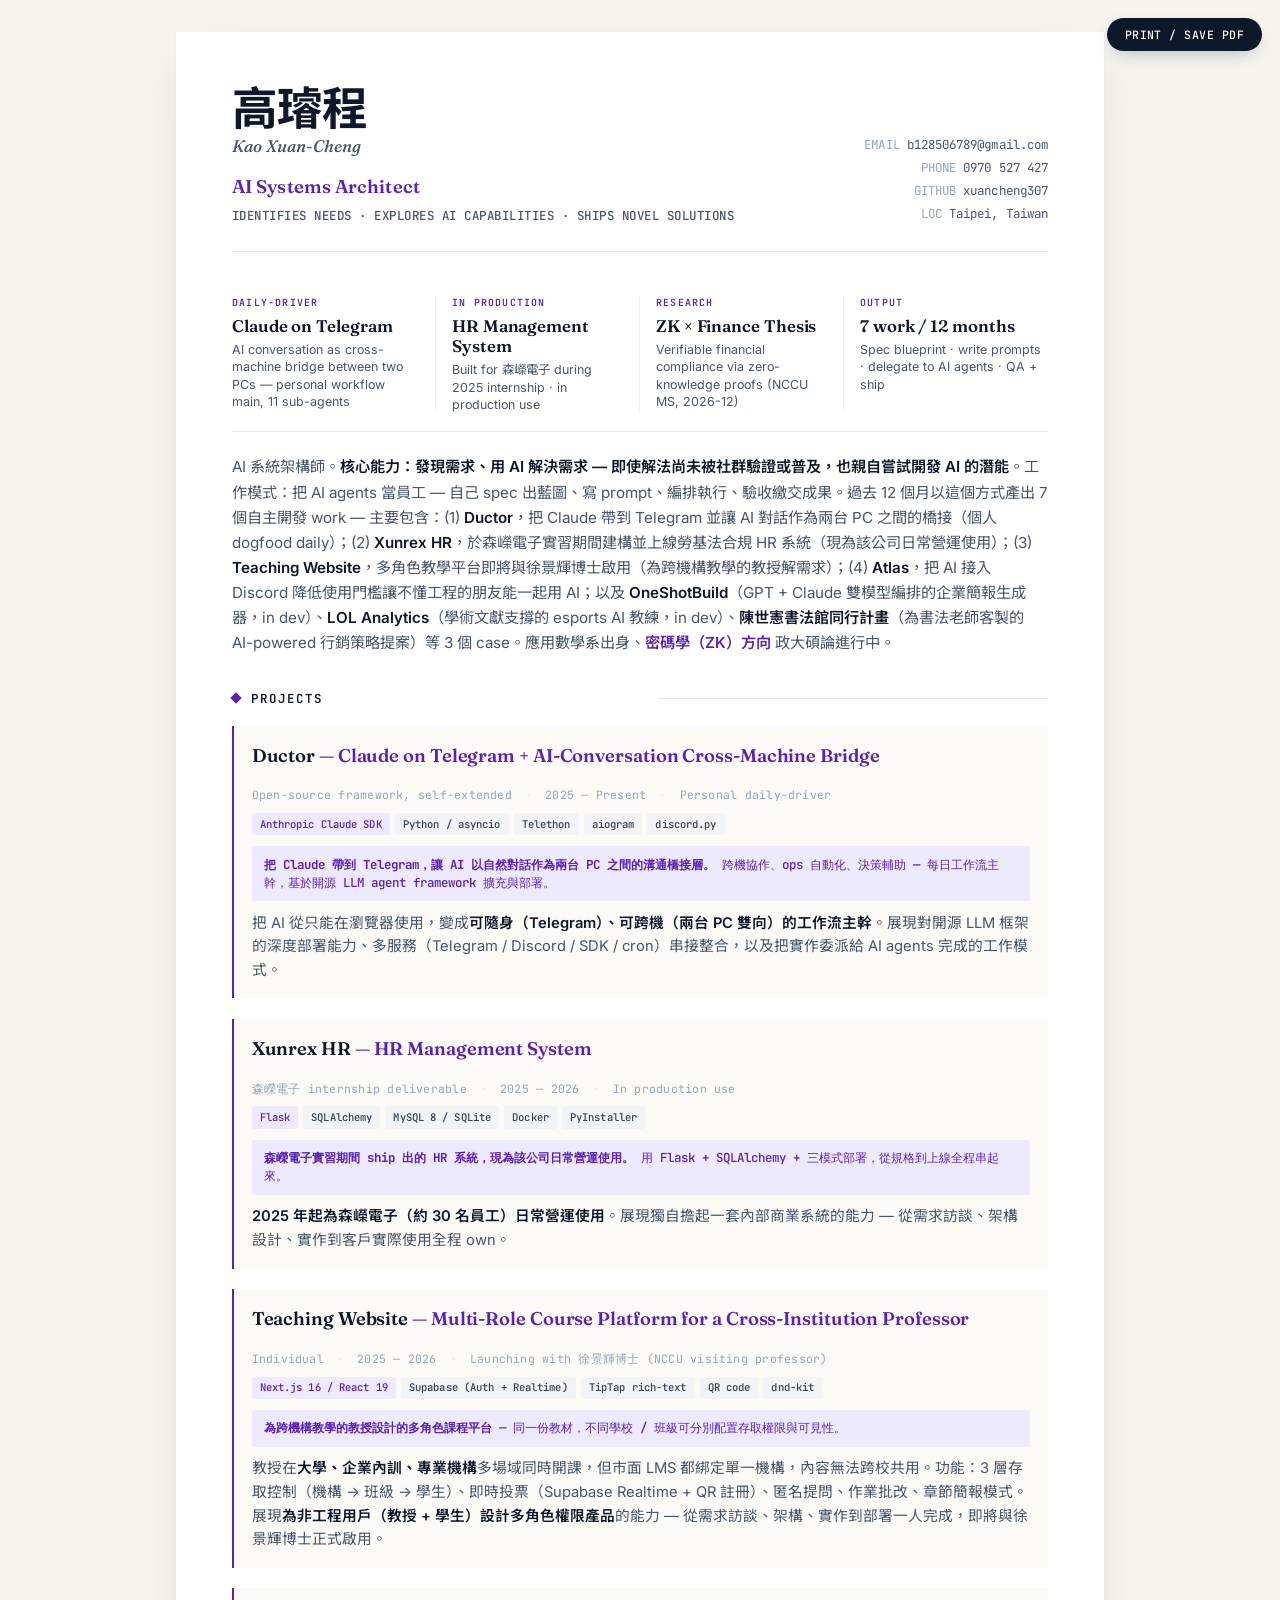
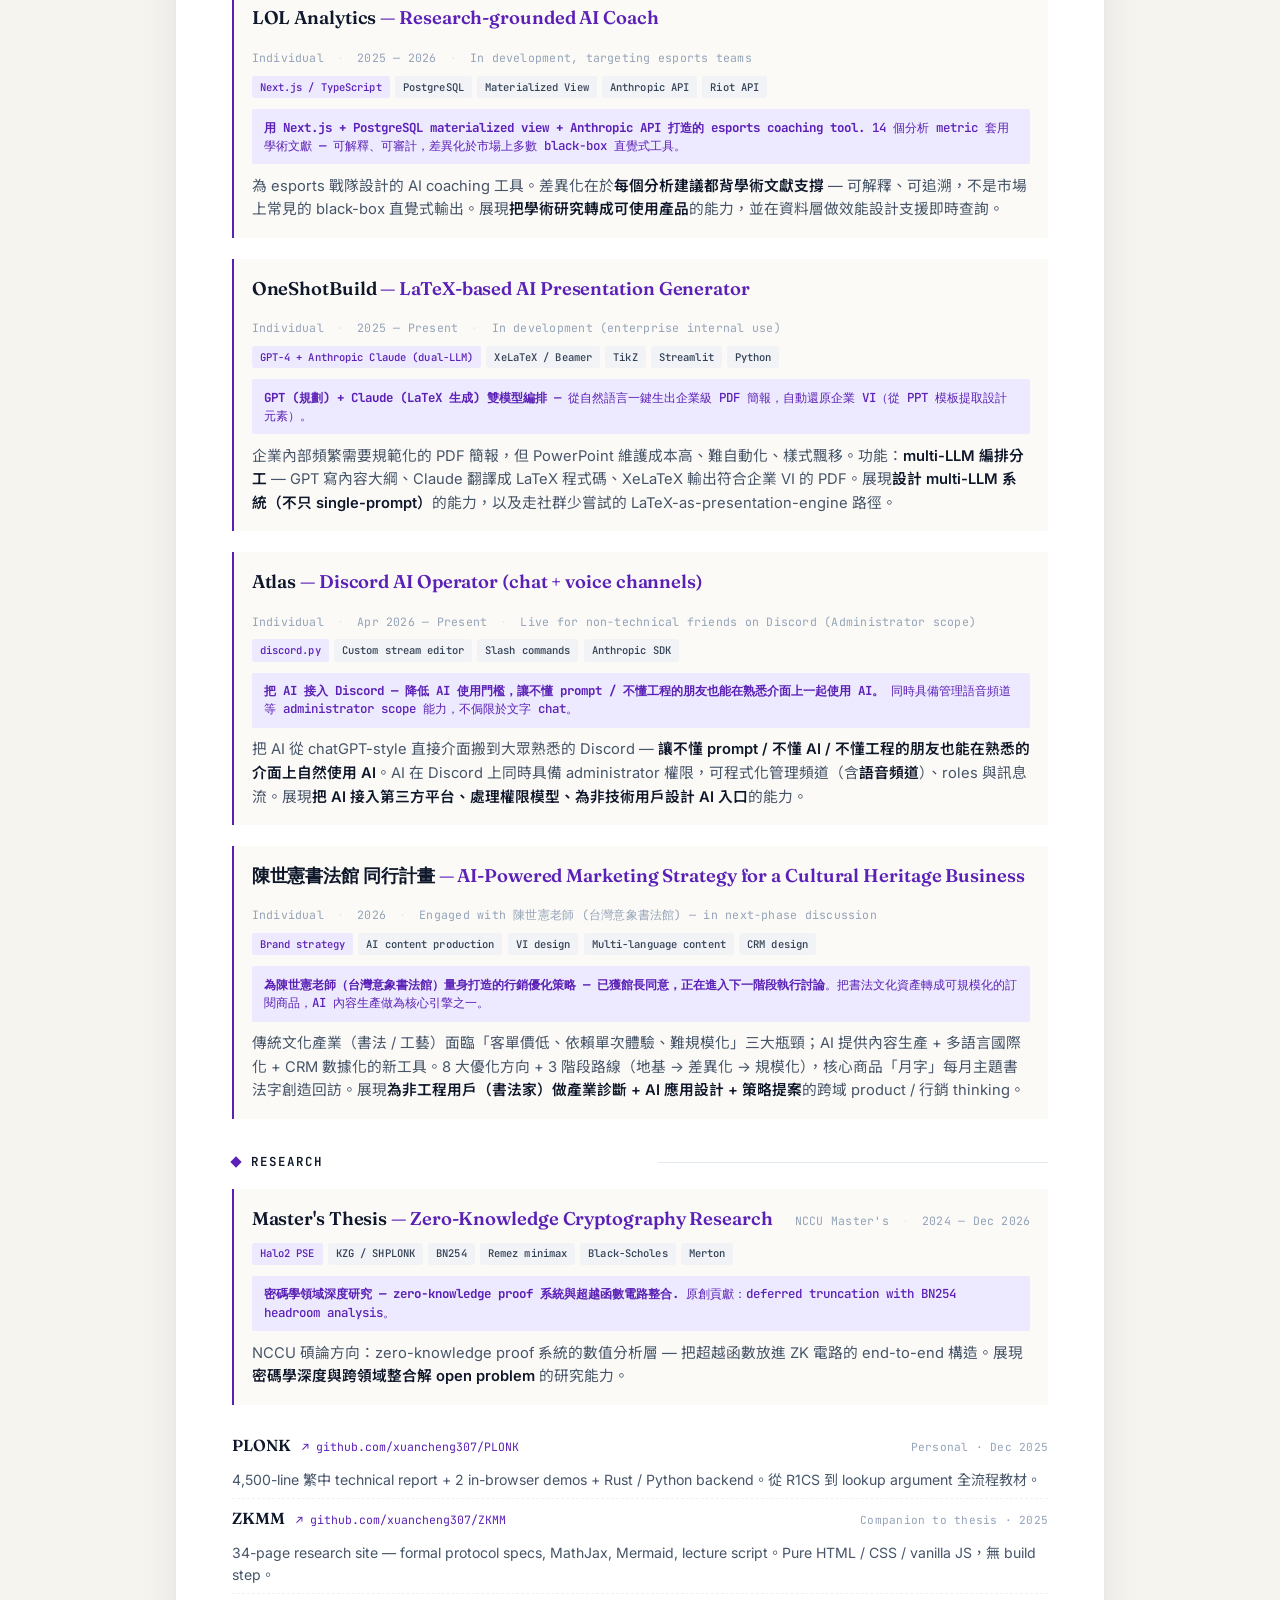
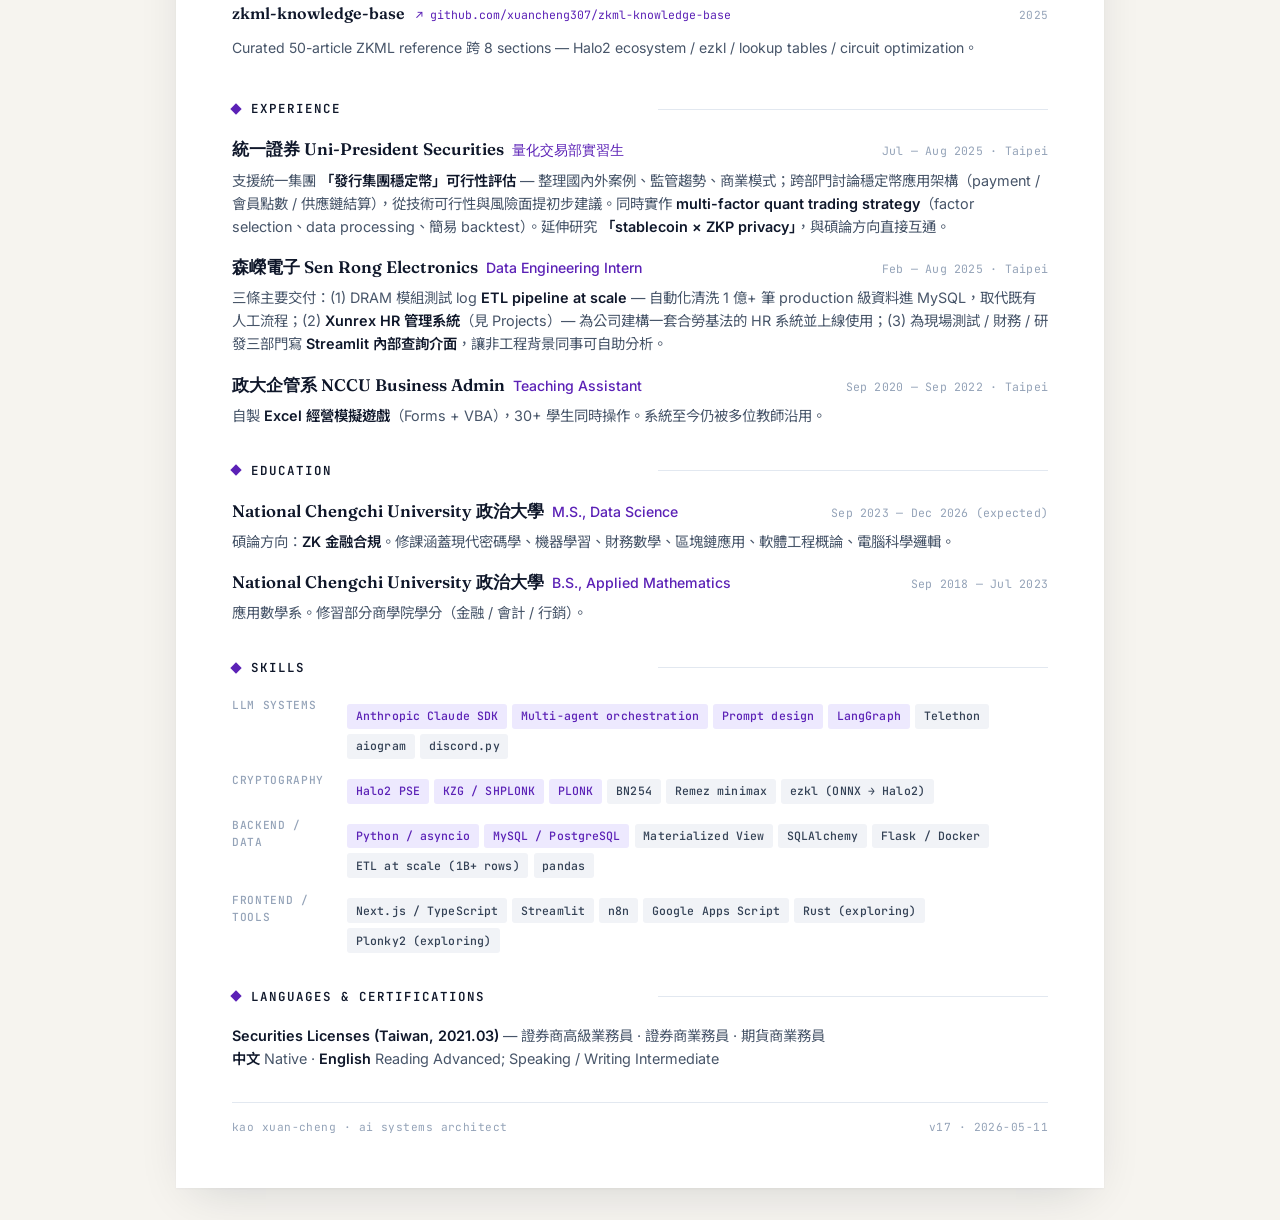
<file: index.v17.html>
<!DOCTYPE html>
<html lang="zh-Hant">
<head>
  <meta charset="UTF-8">
  <meta name="viewport" content="width=device-width, initial-scale=1.0">
  <meta name="description" content="Kao Xuan-Cheng / 高璿程 — AI Systems Architect · ZK Financial Compliance Researcher">
  <meta name="author" content="Kao Xuan-Cheng / 高璿程">
  <title>高璿程 Kao Xuan-Cheng — AI Systems Architect</title>

  <link rel="preconnect" href="https://fonts.googleapis.com">
  <link rel="preconnect" href="https://fonts.gstatic.com" crossorigin>
  <link href="https://fonts.googleapis.com/css2?family=Fraunces:opsz,wght@9..144,400;9..144,500;9..144,600;9..144,700&family=Inter:wght@400;500;600;700&family=JetBrains+Mono:wght@400;500;600&family=Noto+Sans+TC:wght@400;500;600;700&display=swap" rel="stylesheet">

  <style>
    /* ===== Tokens ===== */
    :root {
      --bg: #f6f4ef;
      --paper: #ffffff;
      --ink: #0f172a;
      --ink-2: #1e293b;
      --slate: #475569;
      --muted: #94a3b8;
      --rule: #e2e8f0;
      --rule-soft: #eef2f7;
      --accent: #5b21b6;          /* ZK purple */
      --accent-2: #7c3aed;
      --accent-soft: #ede9fe;
      --chip-bg: #f1f3f7;
      --chip-ink: #334155;
    }

    * { box-sizing: border-box; }
    html, body { margin: 0; padding: 0; }
    body {
      background: var(--bg);
      color: var(--ink);
      font-family: "Inter", "Noto Sans TC", system-ui, -apple-system, sans-serif;
      font-size: 14.5px;
      line-height: 1.55;
      -webkit-font-smoothing: antialiased;
      -moz-osx-font-smoothing: grayscale;
    }

    a { color: inherit; text-decoration: none; }

    /* ===== Print bar ===== */
    .print-bar {
      position: fixed; top: 18px; right: 18px; z-index: 100;
      background: var(--ink); color: #fff;
      padding: 9px 18px; border-radius: 999px;
      font-family: "JetBrains Mono", monospace;
      font-size: 11.5px; font-weight: 500; letter-spacing: 0.04em;
      cursor: pointer; user-select: none; border: none;
      box-shadow: 0 6px 20px -8px rgba(15,23,42,0.4);
      transition: background 0.2s;
    }
    .print-bar:hover { background: var(--accent); }

    /* ===== Page ===== */
    .page {
      max-width: 58rem;
      margin: 2rem auto;
      background: var(--paper);
      padding: 3.25rem 3.5rem;
      box-shadow: 0 1px 2px rgba(15,23,42,0.04), 0 16px 48px -16px rgba(15,23,42,0.16);
    }

    /* ===== Header ===== */
    .header {
      display: grid;
      grid-template-columns: 1fr auto;
      gap: 1.5rem;
      align-items: end;
      padding-bottom: 1.6rem;
      border-bottom: 1px solid var(--rule);
    }
    .name-cn {
      font-family: "Noto Sans TC", "Fraunces", serif;
      font-size: 2.85rem;
      font-weight: 700;
      letter-spacing: -0.02em;
      line-height: 0.95;
      color: var(--ink);
      margin: 0;
    }
    .name-en {
      font-family: "Fraunces", serif;
      font-size: 1.05rem;
      font-weight: 500;
      font-style: italic;
      color: var(--slate);
      margin-top: 0.35rem;
      letter-spacing: 0.01em;
    }
    .role {
      font-family: "Fraunces", serif;
      font-size: 1.15rem;
      font-weight: 600;
      color: var(--accent);
      margin-top: 0.9rem;
      letter-spacing: 0.005em;
    }
    .tagline {
      font-family: "JetBrains Mono", monospace;
      font-size: 0.78rem;
      font-weight: 500;
      letter-spacing: 0.04em;
      color: var(--slate);
      margin-top: 0.25rem;
      text-transform: uppercase;
    }
    .contact {
      text-align: right;
      font-family: "JetBrains Mono", monospace;
      font-size: 0.78rem;
      color: var(--slate);
      line-height: 1.85;
      letter-spacing: 0.005em;
    }
    .contact a:hover { color: var(--accent); }
    .contact .label {
      color: var(--muted);
      display: inline-block;
      width: 3.2rem;
    }

    /* ===== Highlights strip ===== */
    .highlights {
      display: grid;
      grid-template-columns: repeat(4, 1fr);
      gap: 0;
      margin-top: 1.6rem;
      padding: 1.1rem 0;
      border-bottom: 1px solid var(--rule);
    }
    .hl {
      padding: 0 1rem;
      border-right: 1px solid var(--rule-soft);
    }
    .hl:first-child { padding-left: 0; }
    .hl:last-child { border-right: none; padding-right: 0; }
    .hl-tag {
      font-family: "JetBrains Mono", monospace;
      font-size: 0.62rem;
      font-weight: 600;
      letter-spacing: 0.12em;
      text-transform: uppercase;
      color: var(--accent);
      margin-bottom: 0.35rem;
    }
    .hl-title {
      font-family: "Fraunces", serif;
      font-size: 1.05rem;
      font-weight: 600;
      color: var(--ink);
      line-height: 1.2;
      margin-bottom: 0.3rem;
      letter-spacing: -0.005em;
    }
    .hl-sub {
      font-family: "Inter", "Noto Sans TC", sans-serif;
      font-size: 0.78rem;
      color: var(--slate);
      line-height: 1.4;
    }

    /* ===== Section ===== */
    section.block { margin-top: 2.1rem; }
    .section-head {
      display: flex;
      align-items: center;
      gap: 0.7rem;
      margin-bottom: 1.1rem;
    }
    .section-head .marker {
      width: 0.5rem;
      height: 0.5rem;
      background: var(--accent);
      transform: rotate(45deg);
    }
    .section-head h2 {
      font-family: "JetBrains Mono", monospace;
      font-size: 0.78rem;
      font-weight: 600;
      letter-spacing: 0.16em;
      text-transform: uppercase;
      color: var(--ink);
      margin: 0;
      flex: 1;
    }
    .section-head .rule {
      flex: 1;
      height: 1px;
      background: var(--rule);
      margin-left: 0.4rem;
    }

    /* ===== Flagship card ===== */
    .card {
      margin-bottom: 1.3rem;
      padding: 1rem 1.1rem;
      background: #fbfaf7;
      border-left: 2px solid var(--accent);
      border-radius: 0 2px 2px 0;
    }
    .card + .card { margin-top: 0; }
    .card-head {
      display: flex;
      align-items: baseline;
      justify-content: space-between;
      gap: 1rem;
      flex-wrap: wrap;
    }
    .card-title {
      font-family: "Fraunces", serif;
      font-size: 1.15rem;
      font-weight: 600;
      color: var(--ink);
      letter-spacing: -0.005em;
    }
    .card-title .em { color: var(--accent); }
    .card-meta {
      font-family: "JetBrains Mono", monospace;
      font-size: 0.72rem;
      color: var(--muted);
      letter-spacing: 0.02em;
    }
    .card-meta .repo {
      color: var(--accent);
      transition: color 0.15s;
    }
    .card-meta .repo:hover { color: var(--accent-2); text-decoration: underline; }
    .card-meta .sep {
      color: var(--rule);
      padding: 0 0.5em;
    }

    .stack {
      display: flex;
      flex-wrap: wrap;
      gap: 0.32rem;
      margin-top: 0.55rem;
    }
    .chip {
      font-family: "JetBrains Mono", monospace;
      font-size: 0.66rem;
      font-weight: 500;
      padding: 0.18rem 0.5rem;
      background: var(--chip-bg);
      color: var(--chip-ink);
      border-radius: 3px;
      letter-spacing: 0.01em;
    }
    .chip.accent {
      background: var(--accent-soft);
      color: var(--accent);
    }

    .callout {
      margin-top: 0.7rem;
      padding: 0.6rem 0.8rem;
      background: var(--accent-soft);
      border-radius: 2px;
      font-family: "JetBrains Mono", monospace;
      font-size: 0.78rem;
      color: var(--accent);
      font-weight: 500;
      line-height: 1.45;
    }
    .callout .big {
      font-family: "Fraunces", serif;
      font-size: 1.05rem;
      font-weight: 700;
      margin-right: 0.3rem;
    }

    .card-body {
      margin-top: 0.65rem;
      font-size: 0.92rem;
      color: var(--slate);
      line-height: 1.6;
    }
    .card-body strong {
      color: var(--ink);
      font-weight: 600;
    }

    /* ===== Compact entry ===== */
    .entry {
      padding: 0.45rem 0;
      border-bottom: 1px dashed var(--rule-soft);
      display: grid;
      grid-template-columns: 1fr auto;
      gap: 0.6rem 1.2rem;
      align-items: baseline;
    }
    .entry:last-child { border-bottom: none; }
    .entry-title {
      font-family: "Fraunces", serif;
      font-size: 1rem;
      font-weight: 600;
      color: var(--ink);
    }
    .entry-title .repo {
      font-family: "JetBrains Mono", monospace;
      font-size: 0.72rem;
      color: var(--accent);
      margin-left: 0.5rem;
      font-weight: 400;
      letter-spacing: 0;
    }
    .entry-title .repo:hover { text-decoration: underline; }
    .entry-meta {
      font-family: "JetBrains Mono", monospace;
      font-size: 0.7rem;
      color: var(--muted);
      letter-spacing: 0.02em;
      white-space: nowrap;
    }
    .entry-body {
      grid-column: 1 / -1;
      font-size: 0.88rem;
      color: var(--slate);
      margin-top: 0.1rem;
      line-height: 1.55;
    }

    /* ===== Experience entry ===== */
    .exp {
      margin-bottom: 1rem;
    }
    .exp-head {
      display: flex;
      justify-content: space-between;
      align-items: baseline;
      gap: 1rem;
      flex-wrap: wrap;
    }
    .exp-org {
      font-family: "Fraunces", serif;
      font-size: 1.05rem;
      font-weight: 600;
      color: var(--ink);
    }
    .exp-org .role-after {
      font-family: "Inter", sans-serif;
      font-size: 0.88rem;
      font-weight: 500;
      color: var(--accent);
      margin-left: 0.5rem;
    }
    .exp-meta {
      font-family: "JetBrains Mono", monospace;
      font-size: 0.72rem;
      color: var(--muted);
      letter-spacing: 0.02em;
    }
    .exp-body {
      margin-top: 0.4rem;
      font-size: 0.9rem;
      color: var(--slate);
      line-height: 1.6;
    }
    .exp-body strong { color: var(--ink); font-weight: 600; }

    /* ===== Skills grid ===== */
    .skills-grid {
      display: grid;
      grid-template-columns: 6rem 1fr;
      gap: 0.7rem 1.2rem;
      align-items: start;
    }
    .skills-label {
      font-family: "JetBrains Mono", monospace;
      font-size: 0.7rem;
      font-weight: 500;
      letter-spacing: 0.06em;
      text-transform: uppercase;
      color: var(--muted);
      padding-top: 0.15rem;
    }
    .skills-row .chip { font-size: 0.72rem; padding: 0.22rem 0.55rem; }

    /* ===== Footer line ===== */
    .footer-line {
      margin-top: 2rem;
      padding-top: 1rem;
      border-top: 1px solid var(--rule);
      font-family: "JetBrains Mono", monospace;
      font-size: 0.7rem;
      color: var(--muted);
      letter-spacing: 0.04em;
      display: flex;
      justify-content: space-between;
    }

    /* ===== About ===== */
    .about {
      margin-top: 1.4rem;
      font-size: 0.95rem;
      color: var(--slate);
      line-height: 1.65;
    }
    .about strong { color: var(--ink); font-weight: 600; }
    .about .accent { color: var(--accent); font-weight: 600; }

    /* ===== Print ===== */
    @media print {
      @page { margin: 1cm 1.2cm; size: A4; }
      body { background: #fff; }
      .print-bar { display: none !important; }
      .page {
        max-width: 100% !important;
        margin: 0 !important;
        padding: 0 !important;
        box-shadow: none !important;
      }
      .card { background: transparent !important; border-left: 2px solid #555 !important; }
      .callout { background: #f3f3f3 !important; color: #000 !important; }
      .callout .big { color: #000 !important; }
      .role, .card-title .em, .hl-tag { color: #000 !important; }
      .chip { background: #f0f0f0 !important; color: #000 !important; }
      .chip.accent { background: #e0e0e0 !important; color: #000 !important; }
      .card-meta .repo, .entry-title .repo { color: #333 !important; }
      .section-head .marker { background: #000 !important; }
    }

    @media (max-width: 720px) {
      .page { padding: 2rem 1.5rem; }
      .header { grid-template-columns: 1fr; align-items: start; }
      .contact { text-align: left; }
      .highlights { grid-template-columns: repeat(2, 1fr); gap: 1rem 0; }
      .hl { border-right: none; padding: 0.5rem 0; }
      .name-cn { font-size: 2.1rem; }
    }
  </style>
</head>
<body>
  <button class="print-bar" onclick="window.print()">PRINT / SAVE PDF</button>

  <div class="page">

    <!-- ============ HEADER ============ -->
    <header class="header">
      <div>
        <h1 class="name-cn">高璿程</h1>
        <div class="name-en">Kao Xuan-Cheng</div>
        <div class="role">AI Systems Architect</div>
        <div class="tagline">Identifies needs · explores AI capabilities · ships novel solutions</div>
      </div>
      <div class="contact">
        <div><span class="label">EMAIL</span> <a href="mailto:b128506789@gmail.com">b128506789@gmail.com</a></div>
        <div><span class="label">PHONE</span> 0970 527 427</div>
        <div><span class="label">GITHUB</span> <a href="https://github.com/xuancheng307">xuancheng307</a></div>
        <div><span class="label">LOC</span> Taipei, Taiwan</div>
      </div>
    </header>

    <!-- ============ HIGHLIGHTS ============ -->
    <div class="highlights">
      <div class="hl">
        <div class="hl-tag">Daily-Driver</div>
        <div class="hl-title">Claude on Telegram</div>
        <div class="hl-sub">AI conversation as cross-machine bridge between two PCs — personal workflow main, 11 sub-agents</div>
      </div>
      <div class="hl">
        <div class="hl-tag">In Production</div>
        <div class="hl-title">HR Management System</div>
        <div class="hl-sub">Built for 森嶸電子 during 2025 internship · in production use</div>
      </div>
      <div class="hl">
        <div class="hl-tag">Research</div>
        <div class="hl-title">ZK × Finance Thesis</div>
        <div class="hl-sub">Verifiable financial compliance via zero-knowledge proofs (NCCU MS, 2026-12)</div>
      </div>
      <div class="hl">
        <div class="hl-tag">Output</div>
        <div class="hl-title">7 work / 12 months</div>
        <div class="hl-sub">Spec blueprint · write prompts · delegate to AI agents · QA + ship</div>
      </div>
    </div>

    <!-- ============ ABOUT ============ -->
    <p class="about">
      AI 系統架構師。<strong>核心能力：發現需求、用 AI 解決需求 — 即使解法尚未被社群驗證或普及，也親自嘗試開發 AI 的潛能</strong>。工作模式：把 AI agents 當員工 — 自己 spec 出藍圖、寫 prompt、編排執行、驗收繳交成果。過去 12 個月以這個方式產出 7 個自主開發 work — 主要包含：(1) <strong>Ductor</strong>，把 Claude 帶到 Telegram 並讓 AI 對話作為兩台 PC 之間的橋接（個人 dogfood daily）；(2) <strong>Xunrex HR</strong>，於森嶸電子實習期間建構並上線勞基法合規 HR 系統（現為該公司日常營運使用）；(3) <strong>Teaching Website</strong>，多角色教學平台即將與徐景輝博士啟用（為跨機構教學的教授解需求）；(4) <strong>Atlas</strong>，把 AI 接入 Discord 降低使用門檻讓不懂工程的朋友能一起用 AI；以及 <strong>OneShotBuild</strong>（GPT + Claude 雙模型編排的企業簡報生成器，in dev）、<strong>LOL Analytics</strong>（學術文獻支撐的 esports AI 教練，in dev）、<strong>陳世憲書法館同行計畫</strong>（為書法老師客製的 AI-powered 行銷策略提案）等 3 個 case。應用數學系出身、<span class="accent">密碼學（ZK）方向</span> 政大碩論進行中。
    </p>

    <!-- ============ PROJECTS (flagship) ============ -->
    <section class="block">
      <div class="section-head">
        <span class="marker"></span>
        <h2>Projects</h2>
        <div class="rule"></div>
      </div>

      <div class="card">
        <div class="card-head">
          <div class="card-title">Ductor <span class="em">— Claude on Telegram + AI-Conversation Cross-Machine Bridge</span></div>
          <div class="card-meta">Open-source framework, self-extended <span class="sep">·</span> 2025 — Present <span class="sep">·</span> Personal daily-driver</div>
        </div>
        <div class="stack">
          <span class="chip accent">Anthropic Claude SDK</span>
          <span class="chip">Python / asyncio</span>
          <span class="chip">Telethon</span>
          <span class="chip">aiogram</span>
          <span class="chip">discord.py</span>
        </div>
        <div class="callout">
          <strong>把 Claude 帶到 Telegram，讓 AI 以自然對話作為兩台 PC 之間的溝通橋接層。</strong> 跨機協作、ops 自動化、決策輔助 — 每日工作流主幹，基於開源 LLM agent framework 擴充與部署。
        </div>
        <div class="card-body">
          把 AI 從只能在瀏覽器使用，變成<strong>可隨身（Telegram）、可跨機（兩台 PC 雙向）的工作流主幹</strong>。展現對開源 LLM 框架的深度部署能力、多服務（Telegram / Discord / SDK / cron）串接整合，以及把實作委派給 AI agents 完成的工作模式。
        </div>
      </div>

      <div class="card">
        <div class="card-head">
          <div class="card-title">Xunrex HR <span class="em">— HR Management System</span></div>
          <div class="card-meta">森嶸電子 internship deliverable <span class="sep">·</span> 2025 — 2026 <span class="sep">·</span> In production use</div>
        </div>
        <div class="stack">
          <span class="chip accent">Flask</span>
          <span class="chip">SQLAlchemy</span>
          <span class="chip">MySQL 8 / SQLite</span>
          <span class="chip">Docker</span>
          <span class="chip">PyInstaller</span>
        </div>
        <div class="callout">
          <strong>森嶸電子實習期間 ship 出的 HR 系統，現為該公司日常營運使用。</strong> 用 Flask + SQLAlchemy + 三模式部署，從規格到上線全程串起來。
        </div>
        <div class="card-body">
          <strong>2025 年起為森嶸電子（約 30 名員工）日常營運使用</strong>。展現獨自擔起一套內部商業系統的能力 — 從需求訪談、架構設計、實作到客戶實際使用全程 own。
        </div>
      </div>

      <div class="card">
        <div class="card-head">
          <div class="card-title">Teaching Website <span class="em">— Multi-Role Course Platform for a Cross-Institution Professor</span></div>
          <div class="card-meta">Individual <span class="sep">·</span> 2025 — 2026 <span class="sep">·</span> Launching with 徐景輝博士 (NCCU visiting professor)</div>
        </div>
        <div class="stack">
          <span class="chip accent">Next.js 16 / React 19</span>
          <span class="chip">Supabase (Auth + Realtime)</span>
          <span class="chip">TipTap rich-text</span>
          <span class="chip">QR code</span>
          <span class="chip">dnd-kit</span>
        </div>
        <div class="callout">
          <strong>為跨機構教學的教授設計的多角色課程平台</strong> — 同一份教材，不同學校 / 班級可分別配置存取權限與可見性。
        </div>
        <div class="card-body">
          教授在<strong>大學、企業內訓、專業機構</strong>多場域同時開課，但市面 LMS 都綁定單一機構，內容無法跨校共用。功能：3 層存取控制（機構 → 班級 → 學生）、即時投票（Supabase Realtime + QR 註冊）、匿名提問、作業批改、章節簡報模式。展現<strong>為非工程用戶（教授 + 學生）設計多角色權限產品</strong>的能力 — 從需求訪談、架構、實作到部署一人完成，即將與徐景輝博士正式啟用。
        </div>
      </div>

      <div class="card">
        <div class="card-head">
          <div class="card-title">LOL Analytics <span class="em">— Research-grounded AI Coach</span></div>
          <div class="card-meta">Individual <span class="sep">·</span> 2025 — 2026 <span class="sep">·</span> In development, targeting esports teams</div>
        </div>
        <div class="stack">
          <span class="chip accent">Next.js / TypeScript</span>
          <span class="chip">PostgreSQL</span>
          <span class="chip">Materialized View</span>
          <span class="chip">Anthropic API</span>
          <span class="chip">Riot API</span>
        </div>
        <div class="callout">
          <strong>用 Next.js + PostgreSQL materialized view + Anthropic API 打造的 esports coaching tool.</strong> 14 個分析 metric 套用學術文獻 — 可解釋、可審計，差異化於市場上多數 black-box 直覺式工具。
        </div>
        <div class="card-body">
          為 esports 戰隊設計的 AI coaching 工具。差異化在於<strong>每個分析建議都背學術文獻支撐</strong> — 可解釋、可追溯，不是市場上常見的 black-box 直覺式輸出。展現<strong>把學術研究轉成可使用產品</strong>的能力，並在資料層做效能設計支援即時查詢。
        </div>
      </div>

      <div class="card">
        <div class="card-head">
          <div class="card-title">OneShotBuild <span class="em">— LaTeX-based AI Presentation Generator</span></div>
          <div class="card-meta">Individual <span class="sep">·</span> 2025 — Present <span class="sep">·</span> In development (enterprise internal use)</div>
        </div>
        <div class="stack">
          <span class="chip accent">GPT-4 + Anthropic Claude (dual-LLM)</span>
          <span class="chip">XeLaTeX / Beamer</span>
          <span class="chip">TikZ</span>
          <span class="chip">Streamlit</span>
          <span class="chip">Python</span>
        </div>
        <div class="callout">
          <strong>GPT (規劃) + Claude (LaTeX 生成) 雙模型編排</strong> — 從自然語言一鍵生出企業級 PDF 簡報，自動還原企業 VI（從 PPT 模板提取設計元素）。
        </div>
        <div class="card-body">
          企業內部頻繁需要規範化的 PDF 簡報，但 PowerPoint 維護成本高、難自動化、樣式飄移。功能：<strong>multi-LLM 編排分工</strong> — GPT 寫內容大綱、Claude 翻譯成 LaTeX 程式碼、XeLaTeX 輸出符合企業 VI 的 PDF。展現<strong>設計 multi-LLM 系統（不只 single-prompt）</strong>的能力，以及走社群少嘗試的 LaTeX-as-presentation-engine 路徑。
        </div>
      </div>

      <div class="card">
        <div class="card-head">
          <div class="card-title">Atlas <span class="em">— Discord AI Operator (chat + voice channels)</span></div>
          <div class="card-meta">Individual <span class="sep">·</span> Apr 2026 — Present <span class="sep">·</span> Live for non-technical friends on Discord (Administrator scope)</div>
        </div>
        <div class="stack">
          <span class="chip accent">discord.py</span>
          <span class="chip">Custom stream editor</span>
          <span class="chip">Slash commands</span>
          <span class="chip">Anthropic SDK</span>
        </div>
        <div class="callout">
          <strong>把 AI 接入 Discord — 降低 AI 使用門檻，讓不懂 prompt / 不懂工程的朋友也能在熟悉介面上一起使用 AI。</strong> 同時具備管理語音頻道等 administrator scope 能力，不侷限於文字 chat。
        </div>
        <div class="card-body">
          把 AI 從 chatGPT-style 直接介面搬到大眾熟悉的 Discord — <strong>讓不懂 prompt / 不懂 AI / 不懂工程的朋友也能在熟悉的介面上自然使用 AI</strong>。AI 在 Discord 上同時具備 administrator 權限，可程式化管理頻道（含<strong>語音頻道</strong>）、roles 與訊息流。展現<strong>把 AI 接入第三方平台、處理權限模型、為非技術用戶設計 AI 入口</strong>的能力。
        </div>
      </div>

      <div class="card">
        <div class="card-head">
          <div class="card-title">陳世憲書法館 同行計畫 <span class="em">— AI-Powered Marketing Strategy for a Cultural Heritage Business</span></div>
          <div class="card-meta">Individual <span class="sep">·</span> 2026 <span class="sep">·</span> Engaged with 陳世憲老師 (台灣意象書法館) — in next-phase discussion</div>
        </div>
        <div class="stack">
          <span class="chip accent">Brand strategy</span>
          <span class="chip">AI content production</span>
          <span class="chip">VI design</span>
          <span class="chip">Multi-language content</span>
          <span class="chip">CRM design</span>
        </div>
        <div class="callout">
          <strong>為陳世憲老師（台灣意象書法館）量身打造的行銷優化策略 — 已獲館長同意，正在進入下一階段執行討論</strong>。把書法文化資產轉成可規模化的訂閱商品，AI 內容生產做為核心引擎之一。
        </div>
        <div class="card-body">
          傳統文化產業（書法 / 工藝）面臨「客單價低、依賴單次體驗、難規模化」三大瓶頸；AI 提供內容生產 + 多語言國際化 + CRM 數據化的新工具。8 大優化方向 + 3 階段路線（地基 → 差異化 → 規模化），核心商品「月字」每月主題書法字創造回訪。展現<strong>為非工程用戶（書法家）做產業診斷 + AI 應用設計 + 策略提案</strong>的跨域 product / 行銷 thinking。
        </div>
      </div>
    </section>

    <!-- ============ RESEARCH ============ -->
    <section class="block">
      <div class="section-head">
        <span class="marker"></span>
        <h2>Research</h2>
        <div class="rule"></div>
      </div>

      <div class="card">
        <div class="card-head">
          <div class="card-title">Master's Thesis <span class="em">— Zero-Knowledge Cryptography Research</span></div>
          <div class="card-meta">NCCU Master's <span class="sep">·</span> 2024 — Dec 2026</div>
        </div>
        <div class="stack">
          <span class="chip accent">Halo2 PSE</span>
          <span class="chip">KZG / SHPLONK</span>
          <span class="chip">BN254</span>
          <span class="chip">Remez minimax</span>
          <span class="chip">Black-Scholes</span>
          <span class="chip">Merton</span>
        </div>
        <div class="callout">
          <strong>密碼學領域深度研究 — zero-knowledge proof 系統與超越函數電路整合.</strong> 原創貢獻：deferred truncation with BN254 headroom analysis。
        </div>
        <div class="card-body">
          NCCU 碩論方向：zero-knowledge proof 系統的數值分析層 — 把超越函數放進 ZK 電路的 end-to-end 構造。展現<strong>密碼學深度與跨領域整合解 open problem</strong> 的研究能力。
        </div>
      </div>

      <div class="entry">
        <div class="entry-title">PLONK <a href="https://github.com/xuancheng307/PLONK" class="repo">↗ github.com/xuancheng307/PLONK</a></div>
        <div class="entry-meta">Personal · Dec 2025</div>
        <div class="entry-body">4,500-line 繁中 technical report + 2 in-browser demos + Rust / Python backend。從 R1CS 到 lookup argument 全流程教材。</div>
      </div>

      <div class="entry">
        <div class="entry-title">ZKMM <a href="https://github.com/xuancheng307/ZKMM" class="repo">↗ github.com/xuancheng307/ZKMM</a></div>
        <div class="entry-meta">Companion to thesis · 2025</div>
        <div class="entry-body">34-page research site — formal protocol specs, MathJax, Mermaid, lecture script。Pure HTML / CSS / vanilla JS，無 build step。</div>
      </div>

      <div class="entry">
        <div class="entry-title">zkml-knowledge-base <a href="https://github.com/xuancheng307/zkml-knowledge-base" class="repo">↗ github.com/xuancheng307/zkml-knowledge-base</a></div>
        <div class="entry-meta">2025</div>
        <div class="entry-body">Curated 50-article ZKML reference 跨 8 sections — Halo2 ecosystem / ezkl / lookup tables / circuit optimization。</div>
      </div>
    </section>

    <!-- ============ EXPERIENCE ============ -->
    <section class="block">
      <div class="section-head">
        <span class="marker"></span>
        <h2>Experience</h2>
        <div class="rule"></div>
      </div>

      <div class="exp">
        <div class="exp-head">
          <div class="exp-org">統一證券 Uni-President Securities<span class="role-after">量化交易部實習生</span></div>
          <div class="exp-meta">Jul — Aug 2025 · Taipei</div>
        </div>
        <div class="exp-body">
          支援統一集團 <strong>「發行集團穩定幣」可行性評估</strong> — 整理國內外案例、監管趨勢、商業模式；跨部門討論穩定幣應用架構（payment / 會員點數 / 供應鏈結算），從技術可行性與風險面提初步建議。同時實作 <strong>multi-factor quant trading strategy</strong>（factor selection、data processing、簡易 backtest）。延伸研究 <strong>「stablecoin × ZKP privacy」</strong>，與碩論方向直接互通。
        </div>
      </div>

      <div class="exp">
        <div class="exp-head">
          <div class="exp-org">森嶸電子 Sen Rong Electronics<span class="role-after">Data Engineering Intern</span></div>
          <div class="exp-meta">Feb — Aug 2025 · Taipei</div>
        </div>
        <div class="exp-body">
          三條主要交付：(1) DRAM 模組測試 log <strong>ETL pipeline at scale</strong> — 自動化清洗 1 億+ 筆 production 級資料進 MySQL，取代既有人工流程；(2) <strong>Xunrex HR 管理系統</strong>（見 Projects）— 為公司建構一套合勞基法的 HR 系統並上線使用；(3) 為現場測試 / 財務 / 研發三部門寫 <strong>Streamlit 內部查詢介面</strong>，讓非工程背景同事可自助分析。
        </div>
      </div>

      <div class="exp">
        <div class="exp-head">
          <div class="exp-org">政大企管系 NCCU Business Admin<span class="role-after">Teaching Assistant</span></div>
          <div class="exp-meta">Sep 2020 — Sep 2022 · Taipei</div>
        </div>
        <div class="exp-body">
          自製 <strong>Excel 經營模擬遊戲</strong>（Forms + VBA），30+ 學生同時操作。系統至今仍被多位教師沿用。
        </div>
      </div>
    </section>

    <!-- ============ EDUCATION ============ -->
    <section class="block">
      <div class="section-head">
        <span class="marker"></span>
        <h2>Education</h2>
        <div class="rule"></div>
      </div>

      <div class="exp">
        <div class="exp-head">
          <div class="exp-org">National Chengchi University 政治大學<span class="role-after">M.S., Data Science</span></div>
          <div class="exp-meta">Sep 2023 — Dec 2026 (expected)</div>
        </div>
        <div class="exp-body">
          碩論方向：<strong>ZK 金融合規</strong>。修課涵蓋現代密碼學、機器學習、財務數學、區塊鏈應用、軟體工程概論、電腦科學邏輯。
        </div>
      </div>

      <div class="exp">
        <div class="exp-head">
          <div class="exp-org">National Chengchi University 政治大學<span class="role-after">B.S., Applied Mathematics</span></div>
          <div class="exp-meta">Sep 2018 — Jul 2023</div>
        </div>
        <div class="exp-body">
          應用數學系。修習部分商學院學分（金融 / 會計 / 行銷）。
        </div>
      </div>
    </section>

    <!-- ============ SKILLS ============ -->
    <section class="block">
      <div class="section-head">
        <span class="marker"></span>
        <h2>Skills</h2>
        <div class="rule"></div>
      </div>

      <div class="skills-grid">
        <div class="skills-label">LLM Systems</div>
        <div class="skills-row stack">
          <span class="chip accent">Anthropic Claude SDK</span>
          <span class="chip accent">Multi-agent orchestration</span>
          <span class="chip accent">Prompt design</span>
          <span class="chip accent">LangGraph</span>
          <span class="chip">Telethon</span>
          <span class="chip">aiogram</span>
          <span class="chip">discord.py</span>
        </div>

        <div class="skills-label">Cryptography</div>
        <div class="skills-row stack">
          <span class="chip accent">Halo2 PSE</span>
          <span class="chip accent">KZG / SHPLONK</span>
          <span class="chip accent">PLONK</span>
          <span class="chip">BN254</span>
          <span class="chip">Remez minimax</span>
          <span class="chip">ezkl (ONNX → Halo2)</span>
        </div>

        <div class="skills-label">Backend / Data</div>
        <div class="skills-row stack">
          <span class="chip accent">Python / asyncio</span>
          <span class="chip accent">MySQL / PostgreSQL</span>
          <span class="chip">Materialized View</span>
          <span class="chip">SQLAlchemy</span>
          <span class="chip">Flask / Docker</span>
          <span class="chip">ETL at scale (1B+ rows)</span>
          <span class="chip">pandas</span>
        </div>

        <div class="skills-label">Frontend / Tools</div>
        <div class="skills-row stack">
          <span class="chip">Next.js / TypeScript</span>
          <span class="chip">Streamlit</span>
          <span class="chip">n8n</span>
          <span class="chip">Google Apps Script</span>
          <span class="chip">Rust (exploring)</span>
          <span class="chip">Plonky2 (exploring)</span>
        </div>
      </div>
    </section>

    <!-- ============ LANG + CERT ============ -->
    <section class="block">
      <div class="section-head">
        <span class="marker"></span>
        <h2>Languages &amp; Certifications</h2>
        <div class="rule"></div>
      </div>

      <div class="exp-body" style="margin-top:0;">
        <strong>Securities Licenses (Taiwan, 2021.03)</strong> — 證券商高級業務員 · 證券商業務員 · 期貨商業務員<br>
        <strong>中文</strong> Native · <strong>English</strong> Reading Advanced; Speaking / Writing Intermediate
      </div>
    </section>

    <!-- ============ FOOTER ============ -->
    <div class="footer-line">
      <span>kao xuan-cheng · ai systems architect</span>
      <span>v17 · 2026-05-11</span>
    </div>

  </div>
</body>
</html>
</file>
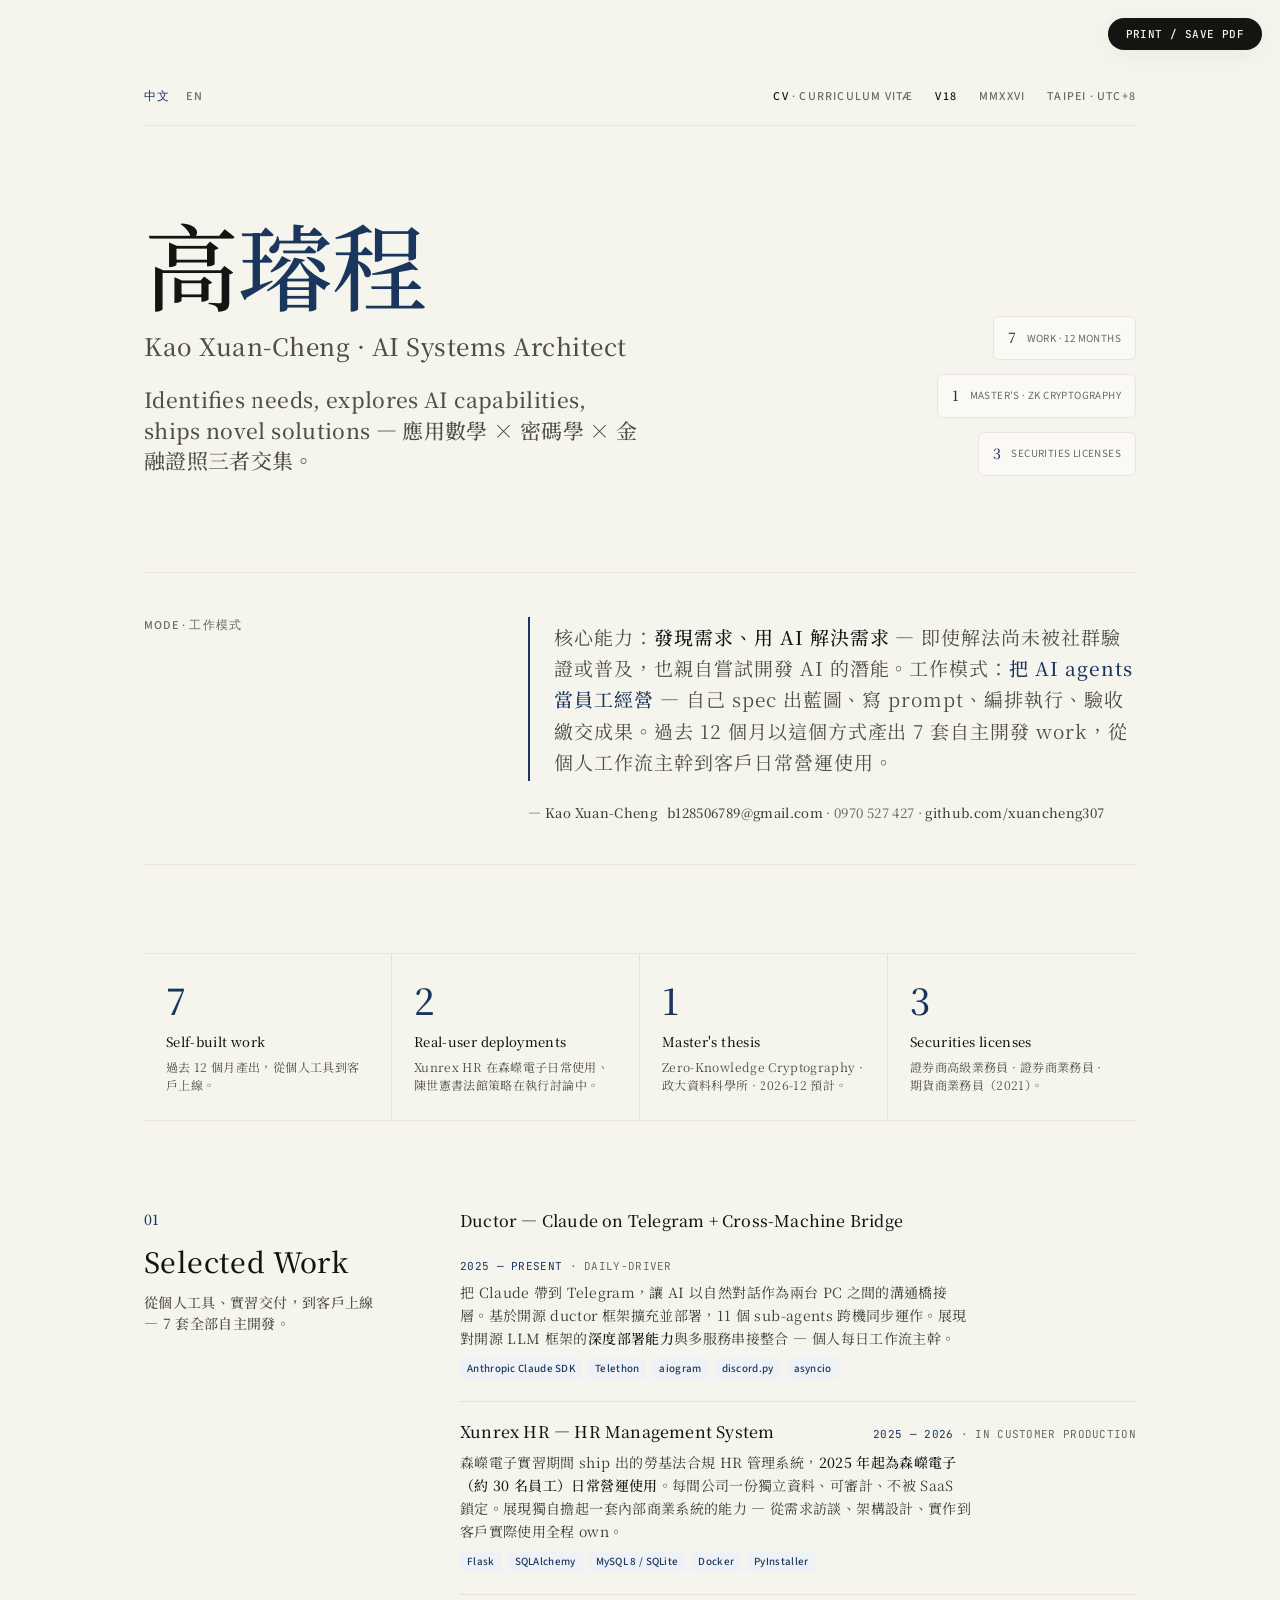
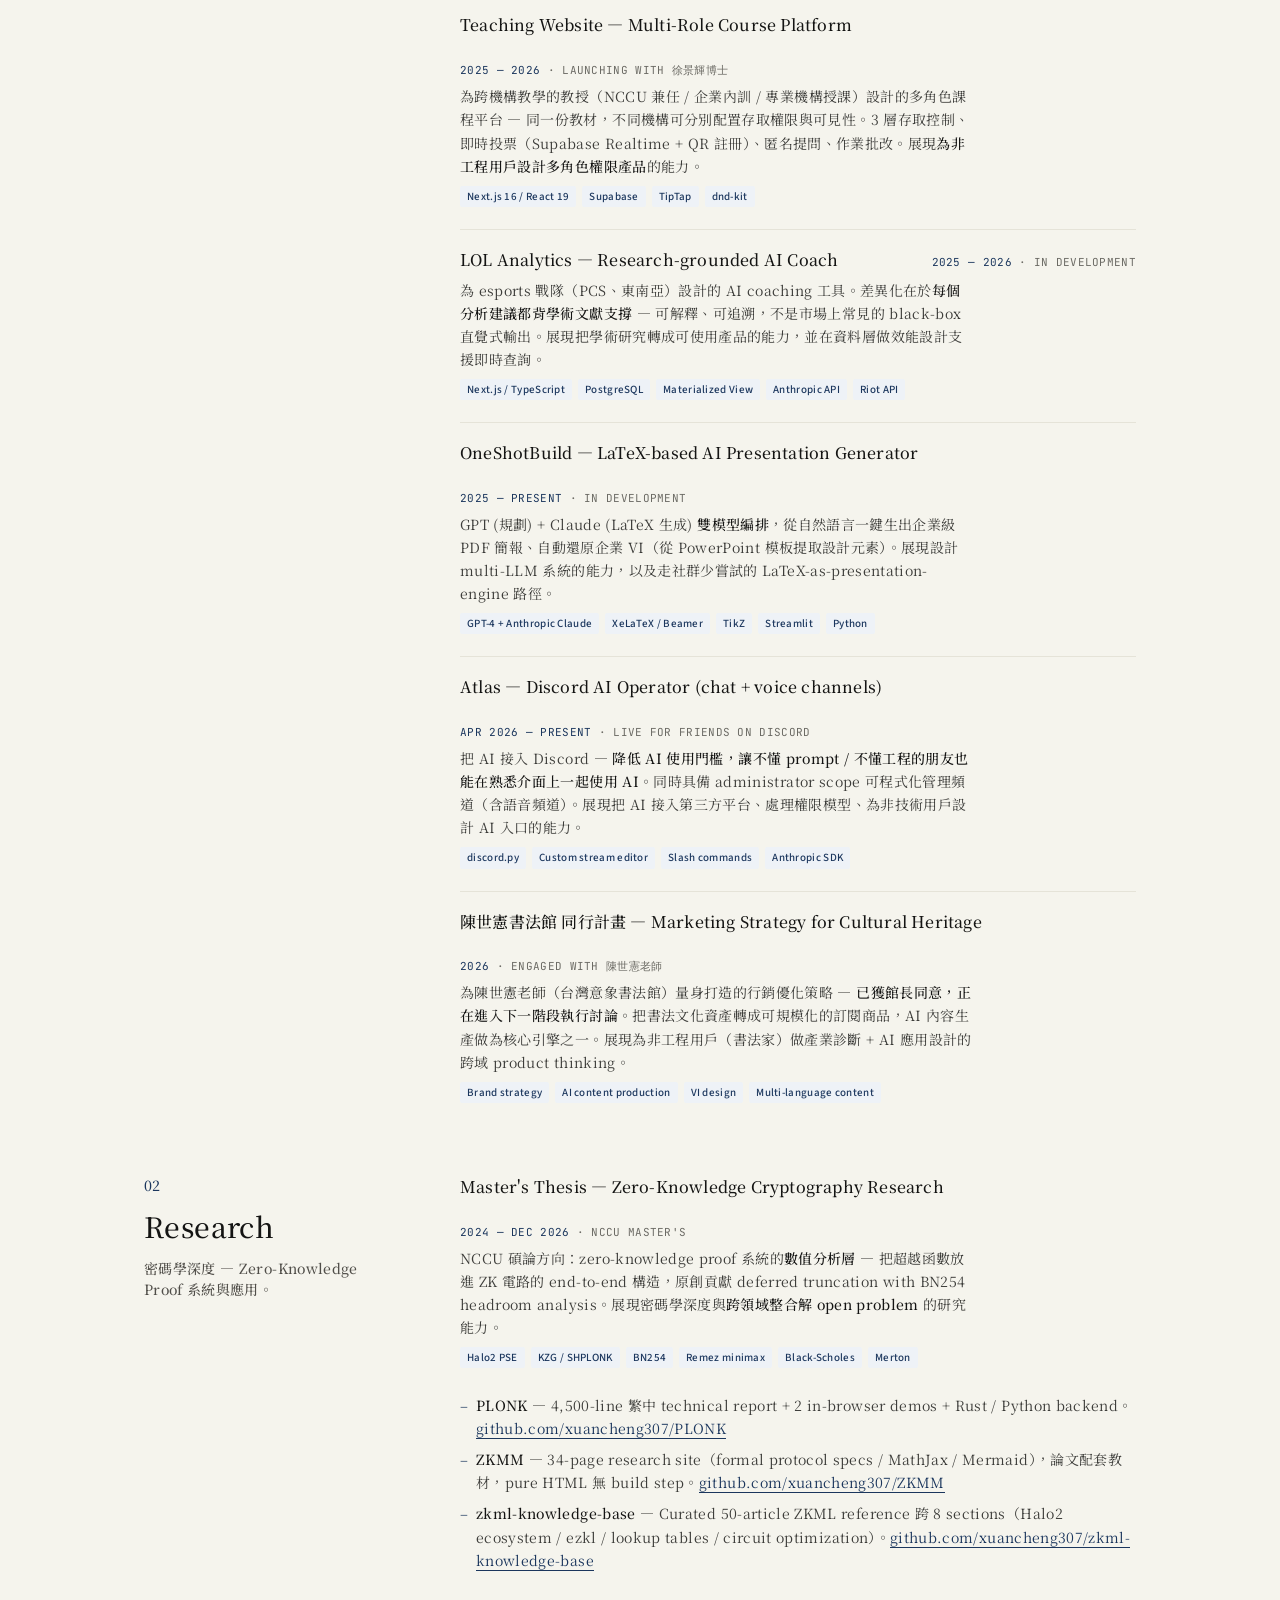
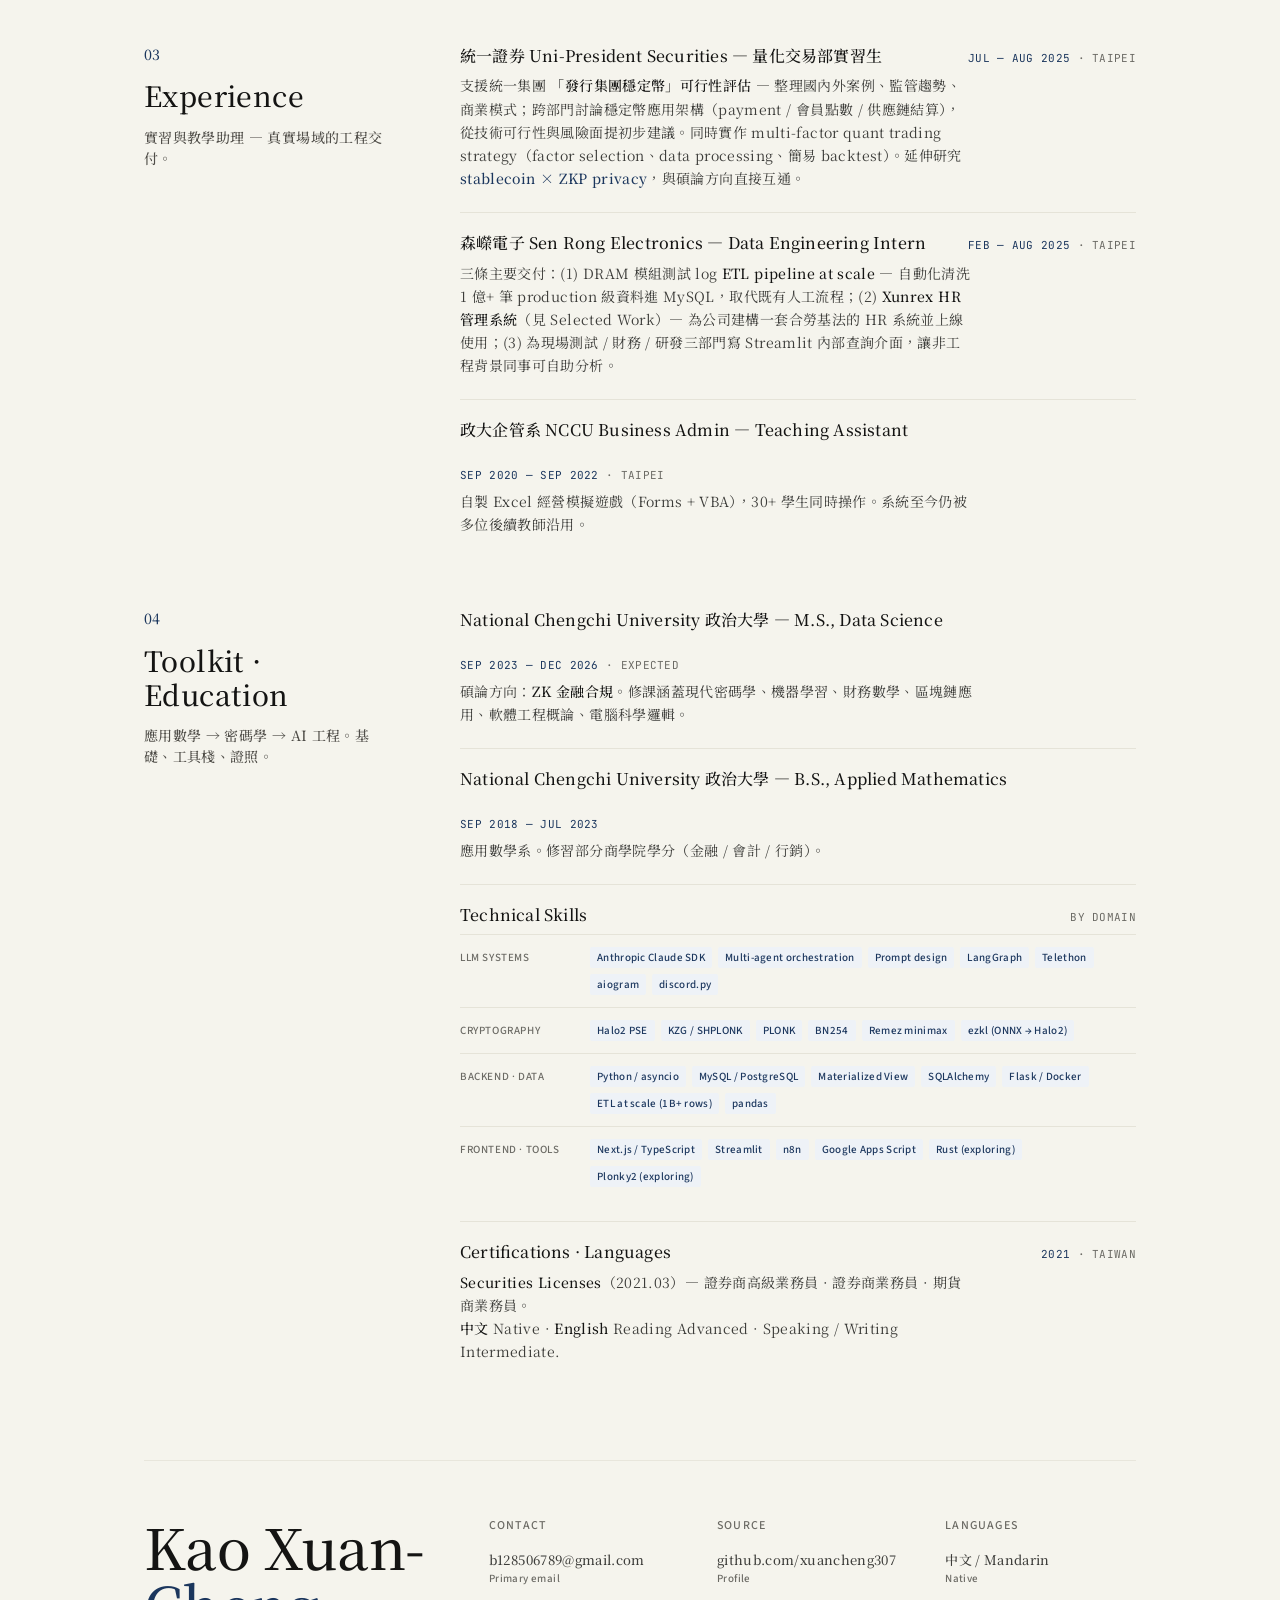
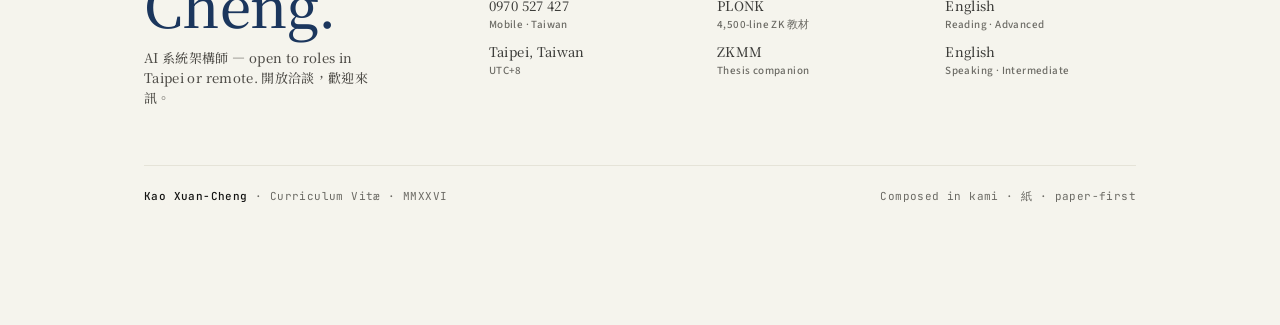
<file: index.v18.html>
<!DOCTYPE html>
<html lang="zh-Hant">
<head>
<meta charset="utf-8" />
<meta name="viewport" content="width=device-width, initial-scale=1" />
<title>高璿程 Kao Xuan-Cheng — AI Systems Architect</title>
<meta name="description" content="高璿程 / Kao Xuan-Cheng — AI Systems Architect. CV composed in kami: warm parchment, ink-blue accent, serif at one weight." />
<link rel="preconnect" href="https://fonts.googleapis.com" />
<link rel="preconnect" href="https://fonts.gstatic.com" crossorigin />
<link href="https://fonts.googleapis.com/css2?family=Source+Serif+4:wght@400;500&family=Source+Sans+3:wght@400;500;600&family=JetBrains+Mono:wght@400;500&family=Noto+Serif+TC:wght@400;500&display=swap" rel="stylesheet" />
<style>
/* kami CV — same tokens as design-systems/kami/DESIGN.md.
   Language override: Traditional Chinese leads, Source Serif 4 falls in for Latin. */

:root {
  /* Surface */
  --parchment: #f5f4ed;
  --ivory: #faf9f5;
  --warm-sand: #e8e6dc;

  /* Brand (single chromatic accent) */
  --brand: #1B365D;
  --brand-light: #2D5A8A;

  /* Text — four levels, no fifth */
  --near-black: #141413;
  --dark-warm: #3d3d3a;
  --olive: #504e49;
  --stone: #6b6a64;

  /* Border */
  --border: #e8e6dc;
  --border-soft: #e5e3d8;

  /* Tag tints — solid hex, NEVER rgba */
  --tag-08: #EEF2F7;
  --tag-14: #E4ECF5;
  --tag-22: #D0DCE9;
  --tag-30: #D6E1EE;

  /* Type stacks — Noto Serif TC leads, Source Serif 4 handles Latin */
  --serif: "Noto Serif TC", "Source Serif 4", "Source Han Serif TC", "Songti TC", Charter, Georgia, serif;
  --sans: "Source Sans 3", -apple-system, BlinkMacSystemFont, "Segoe UI", system-ui, sans-serif;
  --mono: "JetBrains Mono", "SF Mono", "Fira Code", Consolas, Monaco, monospace;

  /* Motion */
  --whisper: 0 4px 24px rgba(0, 0, 0, 0.05);
}

* { box-sizing: border-box; margin: 0; padding: 0; }
html, body { background: var(--parchment); color: var(--near-black); }
body {
  font-family: var(--serif);
  font-weight: 400;
  font-size: 14px;
  line-height: 1.55;
  letter-spacing: 0.35px;
  -webkit-font-smoothing: antialiased;
  -moz-osx-font-smoothing: grayscale;
  font-feature-settings: "liga", "calt";
}
strong { font-weight: 500; }
img { max-width: 100%; display: block; }
a { color: var(--brand); text-decoration: none; border-bottom: 1px solid currentColor; }
a:hover { color: var(--brand-light); }

.shell {
  max-width: 1120px;
  margin: 0 auto;
  padding: 88px 64px 120px;
  position: relative;
}

/* ---------- print button (chrome only) ---------- */
.print-bar {
  position: fixed; top: 18px; right: 18px; z-index: 100;
  background: var(--near-black); color: var(--parchment);
  padding: 9px 18px; border-radius: 999px;
  font-family: var(--mono); font-size: 11px; font-weight: 500;
  letter-spacing: 0.4px; cursor: pointer; user-select: none; border: none;
  box-shadow: var(--whisper);
  transition: background 0.2s;
}
.print-bar:hover { background: var(--brand); }

/* ---------- eyebrow strip ---------- */
.eyebrow-row {
  display: flex;
  justify-content: space-between;
  align-items: center;
  font-family: var(--sans);
  font-size: 12px;
  font-weight: 500;
  letter-spacing: 1.2px;
  text-transform: uppercase;
  color: var(--stone);
  border-bottom: 1px solid var(--border);
  padding-bottom: 18px;
  margin-bottom: 88px;
}
.eyebrow-row .lang { display: inline-flex; gap: 16px; }
.eyebrow-row .lang a { color: var(--stone); border-bottom: none; }
.eyebrow-row .lang a.active { color: var(--brand); }
.eyebrow-row .meta {
  display: inline-flex;
  gap: 22px;
  font-variant-numeric: tabular-nums;
}
.eyebrow-row .meta b { color: var(--near-black); font-weight: 500; }

/* ---------- hero ---------- */
.hero {
  display: grid;
  grid-template-columns: 1.45fr 0.55fr;
  gap: 64px;
  align-items: end;
  margin-bottom: 96px;
}
.hero-copy h1 {
  font-family: var(--serif);
  font-weight: 500;
  font-size: clamp(60px, 7.4vw, 106px);
  line-height: 1.05;
  letter-spacing: -1.2px;
  color: var(--near-black);
  margin-bottom: 14px;
}
.hero-copy h1 .ink { color: var(--brand); }
.hero-copy .name-en {
  font-family: var(--serif);
  font-weight: 500;
  font-size: 24px;
  color: var(--olive);
  letter-spacing: 0.5px;
  margin-bottom: 20px;
}
.hero-copy .tagline {
  font-family: var(--serif);
  font-weight: 500;
  font-size: 21px;
  line-height: 1.45;
  color: var(--olive);
  max-width: 42ch;
}
.hero-tokens {
  display: flex;
  flex-direction: column;
  gap: 14px;
  align-items: flex-end;
  font-family: var(--mono);
  font-size: 11px;
  letter-spacing: 0.4px;
  color: var(--stone);
  text-transform: uppercase;
}
.hero-tokens .row {
  display: inline-flex;
  align-items: center;
  gap: 10px;
  background: var(--ivory);
  border: 1px solid var(--border);
  border-radius: 6px;
  padding: 10px 14px;
  font-variant-numeric: tabular-nums;
}
.hero-tokens .row b {
  color: var(--brand);
  font-weight: 500;
  font-family: var(--serif);
  font-size: 14px;
}
.hero-tokens .row span { font-family: var(--sans); }

/* ---------- manifesto ---------- */
.manifesto {
  border-top: 1px solid var(--border);
  border-bottom: 1px solid var(--border);
  padding: 44px 0 40px;
  margin-bottom: 88px;
  display: grid;
  grid-template-columns: 1fr 1.85fr;
  gap: 56px;
  align-items: start;
}
.manifesto .label {
  font-family: var(--sans);
  font-size: 12px;
  font-weight: 500;
  letter-spacing: 1.2px;
  text-transform: uppercase;
  color: var(--stone);
}
.manifesto .body {
  font-family: var(--serif);
  font-weight: 400;
  font-size: 19px;
  line-height: 1.65;
  letter-spacing: 0.05em;
  color: var(--olive);
  border-left: 2px solid var(--brand);
  padding: 4px 0 4px 24px;
}
.manifesto .body strong { color: var(--near-black); font-weight: 500; }
.manifesto .body .ink { color: var(--brand); font-weight: 500; }
.manifesto .signature {
  margin-top: 22px;
  font-family: var(--serif);
  font-weight: 500;
  font-size: 13px;
  color: var(--dark-warm);
  display: inline-flex;
  gap: 10px;
  align-items: baseline;
  flex-wrap: wrap;
}
.manifesto .signature span { color: var(--stone); }
.manifesto .signature a { color: var(--dark-warm); border-bottom: none; }
.manifesto .signature a:hover { color: var(--brand); }

/* ---------- metrics row ---------- */
.metrics {
  display: grid;
  grid-template-columns: repeat(4, 1fr);
  gap: 0;
  border-top: 1px solid var(--border);
  border-bottom: 1px solid var(--border);
  margin-bottom: 88px;
}
.metric {
  padding: 28px 22px 26px;
  display: flex;
  flex-direction: column;
  gap: 6px;
  border-right: 1px solid var(--border-soft);
}
.metric:last-child { border-right: 0; }
.metric .value {
  font-family: var(--serif);
  font-weight: 500;
  font-size: 36px;
  line-height: 1;
  color: var(--brand);
  font-variant-numeric: tabular-nums;
  letter-spacing: -0.5px;
}
.metric .label {
  font-family: var(--serif);
  font-weight: 500;
  font-size: 13px;
  color: var(--near-black);
  margin-top: 8px;
}
.metric .sub {
  font-family: var(--serif);
  font-weight: 400;
  font-size: 12px;
  color: var(--olive);
  line-height: 1.5;
  max-width: 30ch;
}

/* ---------- chapters ---------- */
.chapters {
  display: grid;
  grid-template-columns: 1fr;
  gap: 72px;
  margin-bottom: 96px;
}
.chapter {
  display: grid;
  grid-template-columns: 1fr 2.6fr;
  gap: 56px;
  align-items: start;
}
.chapter .head { display: flex; flex-direction: column; gap: 14px; position: sticky; top: 32px; }
.chapter .num {
  font-family: var(--serif);
  font-weight: 500;
  font-size: 14px;
  color: var(--brand);
  letter-spacing: 0.4px;
  font-variant-numeric: tabular-nums;
}
.chapter .title {
  font-family: var(--serif);
  font-weight: 500;
  font-size: 28px;
  line-height: 1.2;
  color: var(--near-black);
  letter-spacing: 0.4px;
}
.chapter .lede {
  font-family: var(--serif);
  font-weight: 500;
  font-size: 14px;
  color: var(--olive);
  line-height: 1.5;
  max-width: 30ch;
}
.chapter .body {
  display: flex;
  flex-direction: column;
  gap: 22px;
}
.chapter .body p {
  font-family: var(--serif);
  font-weight: 400;
  font-size: 14px;
  color: var(--dark-warm);
  line-height: 1.65;
  max-width: 64ch;
}
.chapter .body p strong { color: var(--near-black); font-weight: 500; }
.chapter .body p .ink { color: var(--brand); font-weight: 500; }
.chapter .body code {
  font-family: var(--mono);
  font-size: 12.5px;
  color: var(--brand);
  background: var(--tag-08);
  padding: 1px 6px;
  border-radius: 3px;
}
.chapter ul.dash {
  list-style: none;
  padding: 0;
  margin: 4px 0 0;
  display: flex;
  flex-direction: column;
  gap: 8px;
}
.chapter ul.dash li {
  position: relative;
  padding-left: 16px;
  font-family: var(--serif);
  font-weight: 400;
  font-size: 14px;
  color: var(--dark-warm);
  line-height: 1.65;
}
.chapter ul.dash li::before {
  content: "\2013";
  position: absolute;
  left: 0;
  color: var(--brand);
}
.chapter ul.dash li strong { color: var(--near-black); font-weight: 500; }

/* ---------- entry block (per-project / per-experience) ---------- */
.entry {
  border-top: 1px solid var(--border-soft);
  padding-top: 18px;
}
.entry:first-of-type { border-top: 0; padding-top: 0; }
.entry-head {
  display: flex;
  justify-content: space-between;
  align-items: baseline;
  gap: 24px;
  flex-wrap: wrap;
  margin-bottom: 6px;
}
.entry-title {
  font-family: var(--serif);
  font-weight: 500;
  font-size: 16px;
  color: var(--near-black);
  letter-spacing: 0.2px;
}
.entry-meta {
  font-family: var(--mono);
  font-size: 11px;
  color: var(--stone);
  letter-spacing: 0.3px;
  font-variant-numeric: tabular-nums;
  text-transform: uppercase;
  white-space: nowrap;
}
.entry-meta .ink { color: var(--brand); }
.entry-body {
  font-family: var(--serif);
  font-weight: 400;
  font-size: 14px;
  color: var(--dark-warm);
  line-height: 1.65;
  max-width: 66ch;
}
.entry-body strong { color: var(--near-black); font-weight: 500; }
.entry-body .ink { color: var(--brand); font-weight: 500; }
.entry-stack {
  margin-top: 8px;
  display: inline-flex;
  flex-wrap: wrap;
  gap: 6px;
}

/* ---------- tag system ---------- */
.tag {
  display: inline-block;
  font-family: var(--sans);
  font-size: 11px;
  font-weight: 500;
  padding: 2px 7px;
  border-radius: 2px;
  color: var(--brand);
  background: var(--tag-08);
  letter-spacing: 0.3px;
}
.tag.standard { background: var(--tag-14); padding: 2px 8px; border-radius: 4px; }
.tag.brush {
  background: linear-gradient(to right, #D6E1EE, #E4ECF5 70%, #EEF2F7);
}
.tag-row { display: inline-flex; gap: 6px; flex-wrap: wrap; align-items: center; }

/* ---------- skills grid (chapter 04 only) ---------- */
.skills-domain {
  display: grid;
  grid-template-columns: 110px 1fr;
  gap: 14px 20px;
  align-items: baseline;
  padding: 12px 0;
  border-top: 1px solid var(--border-soft);
}
.skills-domain:first-of-type { border-top: 0; }
.skills-domain .d-label {
  font-family: var(--sans);
  font-size: 11px;
  font-weight: 500;
  letter-spacing: 0.6px;
  text-transform: uppercase;
  color: var(--stone);
}
.skills-domain .d-chips {
  display: inline-flex;
  flex-wrap: wrap;
  gap: 6px;
}

/* ---------- footer ---------- */
.footer {
  border-top: 1px solid var(--border);
  padding-top: 56px;
  display: grid;
  grid-template-columns: 1.4fr 0.85fr 0.85fr 0.9fr;
  gap: 48px;
  align-items: start;
}
.footer .kicker {
  font-family: var(--serif);
  font-weight: 500;
  font-size: 56px;
  line-height: 1.05;
  letter-spacing: -0.6px;
  color: var(--near-black);
  margin-bottom: 14px;
}
.footer .kicker .ink { color: var(--brand); }
.footer .colophon {
  font-family: var(--serif);
  font-weight: 500;
  font-size: 13px;
  color: var(--olive);
  max-width: 34ch;
  line-height: 1.55;
}
.footer .col h4 {
  font-family: var(--sans);
  font-size: 12px;
  font-weight: 500;
  letter-spacing: 1.2px;
  text-transform: uppercase;
  color: var(--stone);
  margin-bottom: 16px;
}
.footer .col ul { list-style: none; padding: 0; margin: 0; }
.footer .col li {
  font-family: var(--serif);
  font-weight: 500;
  font-size: 13px;
  color: var(--dark-warm);
  margin-bottom: 10px;
  line-height: 1.45;
}
.footer .col li a { color: var(--dark-warm); border-bottom: none; }
.footer .col li a:hover { color: var(--brand); }
.footer .col li small {
  display: block;
  font-family: var(--sans);
  font-size: 11px;
  font-weight: 500;
  color: var(--stone);
  letter-spacing: 0.4px;
  margin-top: 1px;
}

.legal {
  margin-top: 56px;
  border-top: 1px solid var(--border-soft);
  padding-top: 22px;
  display: flex;
  justify-content: space-between;
  align-items: center;
  font-family: var(--mono);
  font-size: 11px;
  color: var(--stone);
  letter-spacing: 0.4px;
  font-variant-numeric: tabular-nums;
}
.legal b { color: var(--near-black); font-weight: 500; }

/* ---------- print ---------- */
@media print {
  @page { margin: 1.5cm 1.6cm; size: A4; }
  body { background: #fff !important; letter-spacing: 0 !important; }
  .print-bar { display: none !important; }
  .shell { padding: 0 !important; max-width: 100% !important; }
  .chapter .head { position: static !important; }
  .hero { margin-bottom: 36px; }
  .manifesto { margin-bottom: 36px; padding: 24px 0; }
  .metrics { margin-bottom: 36px; }
  .chapters { gap: 36px; margin-bottom: 36px; }
  .footer { padding-top: 24px; }
  .legal { margin-top: 24px; padding-top: 12px; }
}

/* ---------- responsive ---------- */
@media (max-width: 1080px) {
  .shell { padding: 64px 48px 96px; }
  .hero { grid-template-columns: 1fr; gap: 36px; align-items: start; }
  .hero-tokens { flex-direction: row; flex-wrap: wrap; align-items: flex-start; }
  .manifesto { grid-template-columns: 1fr; gap: 22px; }
  .metrics { grid-template-columns: repeat(2, 1fr); }
  .metric:nth-child(2n) { border-right: 0; }
  .metric:nth-child(-n+2) { border-bottom: 1px solid var(--border-soft); }
  .chapter { grid-template-columns: 1fr; gap: 22px; }
  .chapter .head { position: static; }
  .footer { grid-template-columns: 1fr 1fr; gap: 36px; }
  .footer .kicker { font-size: 44px; }
}
@media (max-width: 640px) {
  .shell { padding: 48px 24px 72px; }
  .hero-copy h1 { font-size: 46px; line-height: 1.08; letter-spacing: -0.6px; }
  .hero-copy .name-en { font-size: 18px; }
  .hero-copy .tagline { font-size: 17px; }
  .metrics { grid-template-columns: 1fr; }
  .metric { border-right: 0; border-bottom: 1px solid var(--border-soft); }
  .metric:last-child { border-bottom: 0; }
  .footer { grid-template-columns: 1fr; gap: 28px; }
  .footer .kicker { font-size: 36px; }
  .chapter .body p, .entry-body { font-size: 13.5px; }
  .legal { flex-direction: column; gap: 10px; align-items: flex-start; }
}
</style>
</head>
<body>
<button class="print-bar" onclick="window.print()">PRINT / SAVE PDF</button>

<main class="shell">

  <!-- ============ EYEBROW ============ -->
  <div class="eyebrow-row" data-od-id="eyebrow-row">
    <div class="lang">
      <a href="#" class="active">中文</a>
      <a href="#">EN</a>
    </div>
    <div class="meta">
      <span><b>CV</b> · Curriculum Vitæ</span>
      <span><b>v18</b></span>
      <span>MMXXVI</span>
      <span>Taipei · UTC+8</span>
    </div>
  </div>

  <!-- ============ HERO ============ -->
  <section class="hero" data-od-id="hero">
    <div class="hero-copy">
      <h1>高<span class="ink">璿程</span></h1>
      <div class="name-en">Kao Xuan-Cheng · AI Systems Architect</div>
      <p class="tagline">
        Identifies needs, explores AI capabilities, ships novel solutions — 應用數學 × 密碼學 × 金融證照三者交集。
      </p>
    </div>
    <div class="hero-tokens">
      <span class="row"><b>7</b> <span>Work · 12 months</span></span>
      <span class="row"><b>1</b> <span>Master's · ZK Cryptography</span></span>
      <span class="row"><b>3</b> <span>Securities licenses</span></span>
    </div>
  </section>

  <!-- ============ MANIFESTO ============ -->
  <section class="manifesto" data-od-id="manifesto">
    <span class="label">Mode · 工作模式</span>
    <div>
      <p class="body">
        核心能力：<strong>發現需求、用 AI 解決需求</strong> — 即使解法尚未被社群驗證或普及，也親自嘗試開發 AI 的潛能。工作模式：<span class="ink">把 AI agents 當員工經營</span> — 自己 spec 出藍圖、寫 prompt、編排執行、驗收繳交成果。過去 12 個月以這個方式產出 7 套自主開發 work，從個人工作流主幹到客戶日常營運使用。
      </p>
      <div class="signature">
        — Kao Xuan-Cheng
        <span><a href="mailto:b128506789@gmail.com">b128506789@gmail.com</a> · 0970 527 427 · <a href="https://github.com/xuancheng307">github.com/xuancheng307</a></span>
      </div>
    </div>
  </section>

  <!-- ============ METRICS ============ -->
  <section class="metrics" data-od-id="metrics">
    <div class="metric">
      <div class="value">7</div>
      <div class="label">Self-built work</div>
      <div class="sub">過去 12 個月產出，從個人工具到客戶上線。</div>
    </div>
    <div class="metric">
      <div class="value">2</div>
      <div class="label">Real-user deployments</div>
      <div class="sub">Xunrex HR 在森嶸電子日常使用、陳世憲書法館策略在執行討論中。</div>
    </div>
    <div class="metric">
      <div class="value">1</div>
      <div class="label">Master&apos;s thesis</div>
      <div class="sub">Zero-Knowledge Cryptography · 政大資料科學所 · 2026-12 預計。</div>
    </div>
    <div class="metric">
      <div class="value">3</div>
      <div class="label">Securities licenses</div>
      <div class="sub">證券商高級業務員 · 證券商業務員 · 期貨商業務員（2021）。</div>
    </div>
  </section>

  <!-- ============ CHAPTERS ============ -->
  <section class="chapters" data-od-id="chapters">

    <!-- ============ Chapter 01: Selected Work ============ -->
    <article class="chapter" data-od-id="chapter-01">
      <div class="head">
        <p class="num">01</p>
        <h2 class="title">Selected Work</h2>
        <p class="lede">從個人工具、實習交付，到客戶上線 — 7 套全部自主開發。</p>
      </div>
      <div class="body">

        <div class="entry">
          <div class="entry-head">
            <div class="entry-title">Ductor — Claude on Telegram + Cross-Machine Bridge</div>
            <div class="entry-meta"><span class="ink">2025 — Present</span> · Daily-driver</div>
          </div>
          <p class="entry-body">
            把 Claude 帶到 Telegram，讓 AI 以自然對話作為兩台 PC 之間的溝通橋接層。基於開源 ductor 框架擴充並部署，11 個 sub-agents 跨機同步運作。展現對開源 LLM 框架的<strong>深度部署能力</strong>與多服務串接整合 — 個人每日工作流主幹。
          </p>
          <div class="entry-stack">
            <span class="tag">Anthropic Claude SDK</span>
            <span class="tag">Telethon</span>
            <span class="tag">aiogram</span>
            <span class="tag">discord.py</span>
            <span class="tag">asyncio</span>
          </div>
        </div>

        <div class="entry">
          <div class="entry-head">
            <div class="entry-title">Xunrex HR — HR Management System</div>
            <div class="entry-meta"><span class="ink">2025 — 2026</span> · In customer production</div>
          </div>
          <p class="entry-body">
            森嶸電子實習期間 ship 出的勞基法合規 HR 管理系統，<strong>2025 年起為森嶸電子（約 30 名員工）日常營運使用</strong>。每間公司一份獨立資料、可審計、不被 SaaS 鎖定。展現獨自擔起一套內部商業系統的能力 — 從需求訪談、架構設計、實作到客戶實際使用全程 own。
          </p>
          <div class="entry-stack">
            <span class="tag">Flask</span>
            <span class="tag">SQLAlchemy</span>
            <span class="tag">MySQL 8 / SQLite</span>
            <span class="tag">Docker</span>
            <span class="tag">PyInstaller</span>
          </div>
        </div>

        <div class="entry">
          <div class="entry-head">
            <div class="entry-title">Teaching Website — Multi-Role Course Platform</div>
            <div class="entry-meta"><span class="ink">2025 — 2026</span> · Launching with 徐景輝博士</div>
          </div>
          <p class="entry-body">
            為跨機構教學的教授（NCCU 兼任 / 企業內訓 / 專業機構授課）設計的多角色課程平台 — 同一份教材，不同機構可分別配置存取權限與可見性。3 層存取控制、即時投票（Supabase Realtime + QR 註冊）、匿名提問、作業批改。展現<strong>為非工程用戶設計多角色權限產品</strong>的能力。
          </p>
          <div class="entry-stack">
            <span class="tag">Next.js 16 / React 19</span>
            <span class="tag">Supabase</span>
            <span class="tag">TipTap</span>
            <span class="tag">dnd-kit</span>
          </div>
        </div>

        <div class="entry">
          <div class="entry-head">
            <div class="entry-title">LOL Analytics — Research-grounded AI Coach</div>
            <div class="entry-meta"><span class="ink">2025 — 2026</span> · In development</div>
          </div>
          <p class="entry-body">
            為 esports 戰隊（PCS、東南亞）設計的 AI coaching 工具。差異化在於<strong>每個分析建議都背學術文獻支撐</strong> — 可解釋、可追溯，不是市場上常見的 black-box 直覺式輸出。展現把學術研究轉成可使用產品的能力，並在資料層做效能設計支援即時查詢。
          </p>
          <div class="entry-stack">
            <span class="tag">Next.js / TypeScript</span>
            <span class="tag">PostgreSQL</span>
            <span class="tag">Materialized View</span>
            <span class="tag">Anthropic API</span>
            <span class="tag">Riot API</span>
          </div>
        </div>

        <div class="entry">
          <div class="entry-head">
            <div class="entry-title">OneShotBuild — LaTeX-based AI Presentation Generator</div>
            <div class="entry-meta"><span class="ink">2025 — Present</span> · In development</div>
          </div>
          <p class="entry-body">
            GPT (規劃) + Claude (LaTeX 生成) <strong>雙模型編排</strong>，從自然語言一鍵生出企業級 PDF 簡報、自動還原企業 VI（從 PowerPoint 模板提取設計元素）。展現設計 multi-LLM 系統的能力，以及走社群少嘗試的 LaTeX-as-presentation-engine 路徑。
          </p>
          <div class="entry-stack">
            <span class="tag">GPT-4 + Anthropic Claude</span>
            <span class="tag">XeLaTeX / Beamer</span>
            <span class="tag">TikZ</span>
            <span class="tag">Streamlit</span>
            <span class="tag">Python</span>
          </div>
        </div>

        <div class="entry">
          <div class="entry-head">
            <div class="entry-title">Atlas — Discord AI Operator (chat + voice channels)</div>
            <div class="entry-meta"><span class="ink">Apr 2026 — Present</span> · Live for friends on Discord</div>
          </div>
          <p class="entry-body">
            把 AI 接入 Discord — <strong>降低 AI 使用門檻，讓不懂 prompt / 不懂工程的朋友也能在熟悉介面上一起使用 AI</strong>。同時具備 administrator scope 可程式化管理頻道（含語音頻道）。展現把 AI 接入第三方平台、處理權限模型、為非技術用戶設計 AI 入口的能力。
          </p>
          <div class="entry-stack">
            <span class="tag">discord.py</span>
            <span class="tag">Custom stream editor</span>
            <span class="tag">Slash commands</span>
            <span class="tag">Anthropic SDK</span>
          </div>
        </div>

        <div class="entry">
          <div class="entry-head">
            <div class="entry-title">陳世憲書法館 同行計畫 — Marketing Strategy for Cultural Heritage</div>
            <div class="entry-meta"><span class="ink">2026</span> · Engaged with 陳世憲老師</div>
          </div>
          <p class="entry-body">
            為陳世憲老師（台灣意象書法館）量身打造的行銷優化策略 — <strong>已獲館長同意，正在進入下一階段執行討論</strong>。把書法文化資產轉成可規模化的訂閱商品，AI 內容生產做為核心引擎之一。展現為非工程用戶（書法家）做產業診斷 + AI 應用設計的跨域 product thinking。
          </p>
          <div class="entry-stack">
            <span class="tag">Brand strategy</span>
            <span class="tag">AI content production</span>
            <span class="tag">VI design</span>
            <span class="tag">Multi-language content</span>
          </div>
        </div>

      </div>
    </article>

    <!-- ============ Chapter 02: Research ============ -->
    <article class="chapter" data-od-id="chapter-02">
      <div class="head">
        <p class="num">02</p>
        <h2 class="title">Research</h2>
        <p class="lede">密碼學深度 — Zero-Knowledge Proof 系統與應用。</p>
      </div>
      <div class="body">

        <div class="entry">
          <div class="entry-head">
            <div class="entry-title">Master&apos;s Thesis — Zero-Knowledge Cryptography Research</div>
            <div class="entry-meta"><span class="ink">2024 — Dec 2026</span> · NCCU Master&apos;s</div>
          </div>
          <p class="entry-body">
            NCCU 碩論方向：zero-knowledge proof 系統的<strong>數值分析層</strong> — 把超越函數放進 ZK 電路的 end-to-end 構造，原創貢獻 deferred truncation with BN254 headroom analysis。展現密碼學深度與<strong>跨領域整合解 open problem</strong> 的研究能力。
          </p>
          <div class="entry-stack">
            <span class="tag">Halo2 PSE</span>
            <span class="tag">KZG / SHPLONK</span>
            <span class="tag">BN254</span>
            <span class="tag">Remez minimax</span>
            <span class="tag">Black-Scholes</span>
            <span class="tag">Merton</span>
          </div>
        </div>

        <ul class="dash">
          <li><strong>PLONK</strong> — 4,500-line 繁中 technical report + 2 in-browser demos + Rust / Python backend。<a href="https://github.com/xuancheng307/PLONK">github.com/xuancheng307/PLONK</a></li>
          <li><strong>ZKMM</strong> — 34-page research site（formal protocol specs / MathJax / Mermaid），論文配套教材，pure HTML 無 build step。<a href="https://github.com/xuancheng307/ZKMM">github.com/xuancheng307/ZKMM</a></li>
          <li><strong>zkml-knowledge-base</strong> — Curated 50-article ZKML reference 跨 8 sections（Halo2 ecosystem / ezkl / lookup tables / circuit optimization）。<a href="https://github.com/xuancheng307/zkml-knowledge-base">github.com/xuancheng307/zkml-knowledge-base</a></li>
        </ul>

      </div>
    </article>

    <!-- ============ Chapter 03: Experience ============ -->
    <article class="chapter" data-od-id="chapter-03">
      <div class="head">
        <p class="num">03</p>
        <h2 class="title">Experience</h2>
        <p class="lede">實習與教學助理 — 真實場域的工程交付。</p>
      </div>
      <div class="body">

        <div class="entry">
          <div class="entry-head">
            <div class="entry-title">統一證券 Uni-President Securities — 量化交易部實習生</div>
            <div class="entry-meta"><span class="ink">Jul — Aug 2025</span> · Taipei</div>
          </div>
          <p class="entry-body">
            支援統一集團 <strong>「發行集團穩定幣」可行性評估</strong> — 整理國內外案例、監管趨勢、商業模式；跨部門討論穩定幣應用架構（payment / 會員點數 / 供應鏈結算），從技術可行性與風險面提初步建議。同時實作 multi-factor quant trading strategy（factor selection、data processing、簡易 backtest）。延伸研究 <span class="ink">stablecoin × ZKP privacy</span>，與碩論方向直接互通。
          </p>
        </div>

        <div class="entry">
          <div class="entry-head">
            <div class="entry-title">森嶸電子 Sen Rong Electronics — Data Engineering Intern</div>
            <div class="entry-meta"><span class="ink">Feb — Aug 2025</span> · Taipei</div>
          </div>
          <p class="entry-body">
            三條主要交付：(1) DRAM 模組測試 log <strong>ETL pipeline at scale</strong> — 自動化清洗 1 億+ 筆 production 級資料進 MySQL，取代既有人工流程；(2) <strong>Xunrex HR 管理系統</strong>（見 Selected Work）— 為公司建構一套合勞基法的 HR 系統並上線使用；(3) 為現場測試 / 財務 / 研發三部門寫 Streamlit 內部查詢介面，讓非工程背景同事可自助分析。
          </p>
        </div>

        <div class="entry">
          <div class="entry-head">
            <div class="entry-title">政大企管系 NCCU Business Admin — Teaching Assistant</div>
            <div class="entry-meta"><span class="ink">Sep 2020 — Sep 2022</span> · Taipei</div>
          </div>
          <p class="entry-body">
            自製 Excel 經營模擬遊戲（Forms + VBA），30+ 學生同時操作。系統至今仍被多位後續教師沿用。
          </p>
        </div>

      </div>
    </article>

    <!-- ============ Chapter 04: Toolkit · Education ============ -->
    <article class="chapter" data-od-id="chapter-04">
      <div class="head">
        <p class="num">04</p>
        <h2 class="title">Toolkit · Education</h2>
        <p class="lede">應用數學 → 密碼學 → AI 工程。基礎、工具棧、證照。</p>
      </div>
      <div class="body">

        <div class="entry">
          <div class="entry-head">
            <div class="entry-title">National Chengchi University 政治大學 — M.S., Data Science</div>
            <div class="entry-meta"><span class="ink">Sep 2023 — Dec 2026</span> · expected</div>
          </div>
          <p class="entry-body">
            碩論方向：<strong>ZK 金融合規</strong>。修課涵蓋現代密碼學、機器學習、財務數學、區塊鏈應用、軟體工程概論、電腦科學邏輯。
          </p>
        </div>

        <div class="entry">
          <div class="entry-head">
            <div class="entry-title">National Chengchi University 政治大學 — B.S., Applied Mathematics</div>
            <div class="entry-meta"><span class="ink">Sep 2018 — Jul 2023</span></div>
          </div>
          <p class="entry-body">
            應用數學系。修習部分商學院學分（金融 / 會計 / 行銷）。
          </p>
        </div>

        <div class="entry">
          <div class="entry-head">
            <div class="entry-title">Technical Skills</div>
            <div class="entry-meta">By domain</div>
          </div>
          <div class="skills-domain">
            <div class="d-label">LLM Systems</div>
            <div class="d-chips">
              <span class="tag">Anthropic Claude SDK</span>
              <span class="tag">Multi-agent orchestration</span>
              <span class="tag">Prompt design</span>
              <span class="tag">LangGraph</span>
              <span class="tag">Telethon</span>
              <span class="tag">aiogram</span>
              <span class="tag">discord.py</span>
            </div>
          </div>
          <div class="skills-domain">
            <div class="d-label">Cryptography</div>
            <div class="d-chips">
              <span class="tag">Halo2 PSE</span>
              <span class="tag">KZG / SHPLONK</span>
              <span class="tag">PLONK</span>
              <span class="tag">BN254</span>
              <span class="tag">Remez minimax</span>
              <span class="tag">ezkl (ONNX → Halo2)</span>
            </div>
          </div>
          <div class="skills-domain">
            <div class="d-label">Backend · Data</div>
            <div class="d-chips">
              <span class="tag">Python / asyncio</span>
              <span class="tag">MySQL / PostgreSQL</span>
              <span class="tag">Materialized View</span>
              <span class="tag">SQLAlchemy</span>
              <span class="tag">Flask / Docker</span>
              <span class="tag">ETL at scale (1B+ rows)</span>
              <span class="tag">pandas</span>
            </div>
          </div>
          <div class="skills-domain">
            <div class="d-label">Frontend · Tools</div>
            <div class="d-chips">
              <span class="tag">Next.js / TypeScript</span>
              <span class="tag">Streamlit</span>
              <span class="tag">n8n</span>
              <span class="tag">Google Apps Script</span>
              <span class="tag">Rust (exploring)</span>
              <span class="tag">Plonky2 (exploring)</span>
            </div>
          </div>
        </div>

        <div class="entry">
          <div class="entry-head">
            <div class="entry-title">Certifications · Languages</div>
            <div class="entry-meta"><span class="ink">2021</span> · Taiwan</div>
          </div>
          <p class="entry-body">
            <strong>Securities Licenses</strong>（2021.03）— 證券商高級業務員 · 證券商業務員 · 期貨商業務員。<br>
            <strong>中文</strong> Native · <strong>English</strong> Reading Advanced · Speaking / Writing Intermediate.
          </p>
        </div>

      </div>
    </article>

  </section>

  <!-- ============ FOOTER ============ -->
  <footer class="footer" data-od-id="footer">
    <div>
      <h2 class="kicker">Kao Xuan-<span class="ink">Cheng.</span></h2>
      <p class="colophon">
        AI 系統架構師 — open to roles in Taipei or remote. 開放洽談，歡迎來訊。
      </p>
    </div>
    <div class="col">
      <h4>Contact</h4>
      <ul>
        <li><a href="mailto:b128506789@gmail.com">b128506789@gmail.com<small>Primary email</small></a></li>
        <li>0970 527 427<small>Mobile · Taiwan</small></li>
        <li>Taipei, Taiwan<small>UTC+8</small></li>
      </ul>
    </div>
    <div class="col">
      <h4>Source</h4>
      <ul>
        <li><a href="https://github.com/xuancheng307">github.com/xuancheng307<small>Profile</small></a></li>
        <li><a href="https://github.com/xuancheng307/PLONK">PLONK<small>4,500-line ZK 教材</small></a></li>
        <li><a href="https://github.com/xuancheng307/ZKMM">ZKMM<small>Thesis companion</small></a></li>
      </ul>
    </div>
    <div class="col">
      <h4>Languages</h4>
      <ul>
        <li>中文 / Mandarin<small>Native</small></li>
        <li>English<small>Reading · Advanced</small></li>
        <li>English<small>Speaking · Intermediate</small></li>
      </ul>
    </div>
  </footer>

  <div class="legal">
    <span><b>Kao Xuan-Cheng</b> · Curriculum Vitæ · MMXXVI</span>
    <span>Composed in kami · 紙 · paper-first</span>
  </div>

</main>
</body>
</html>
</file>
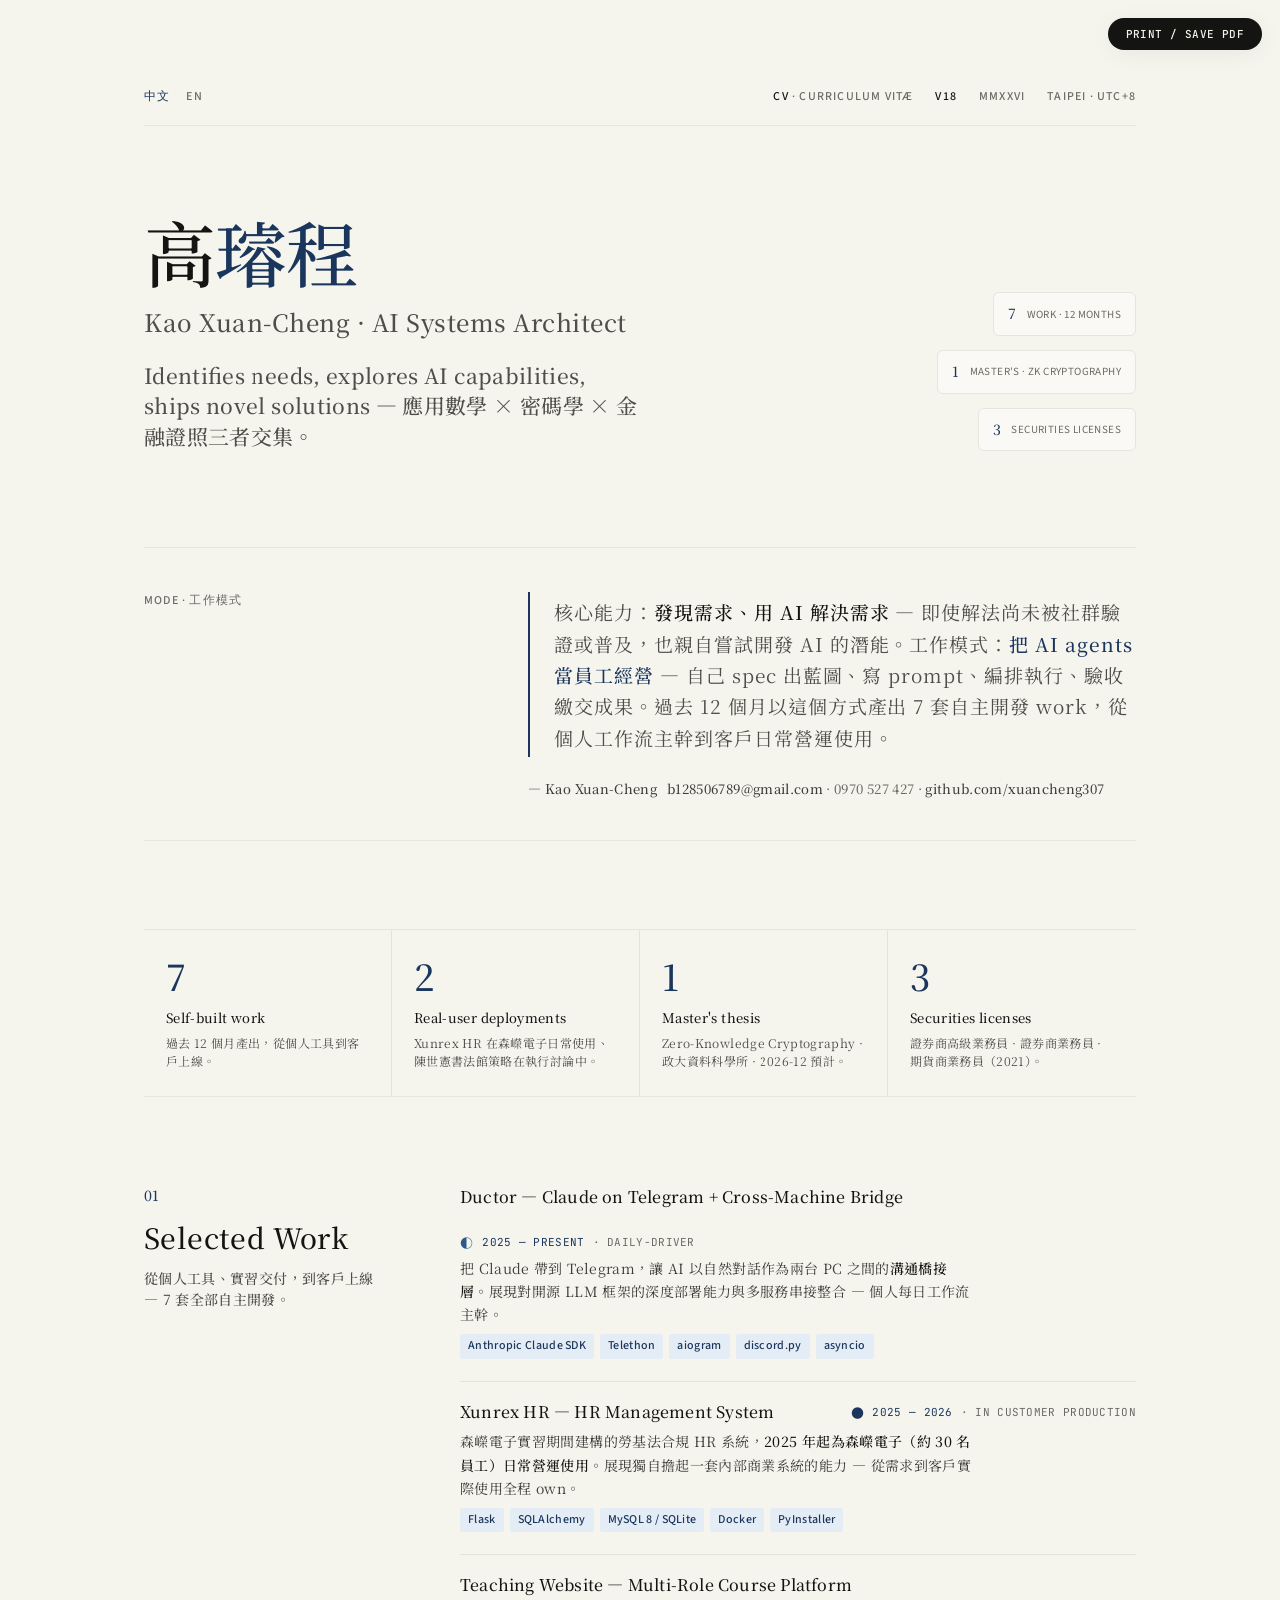
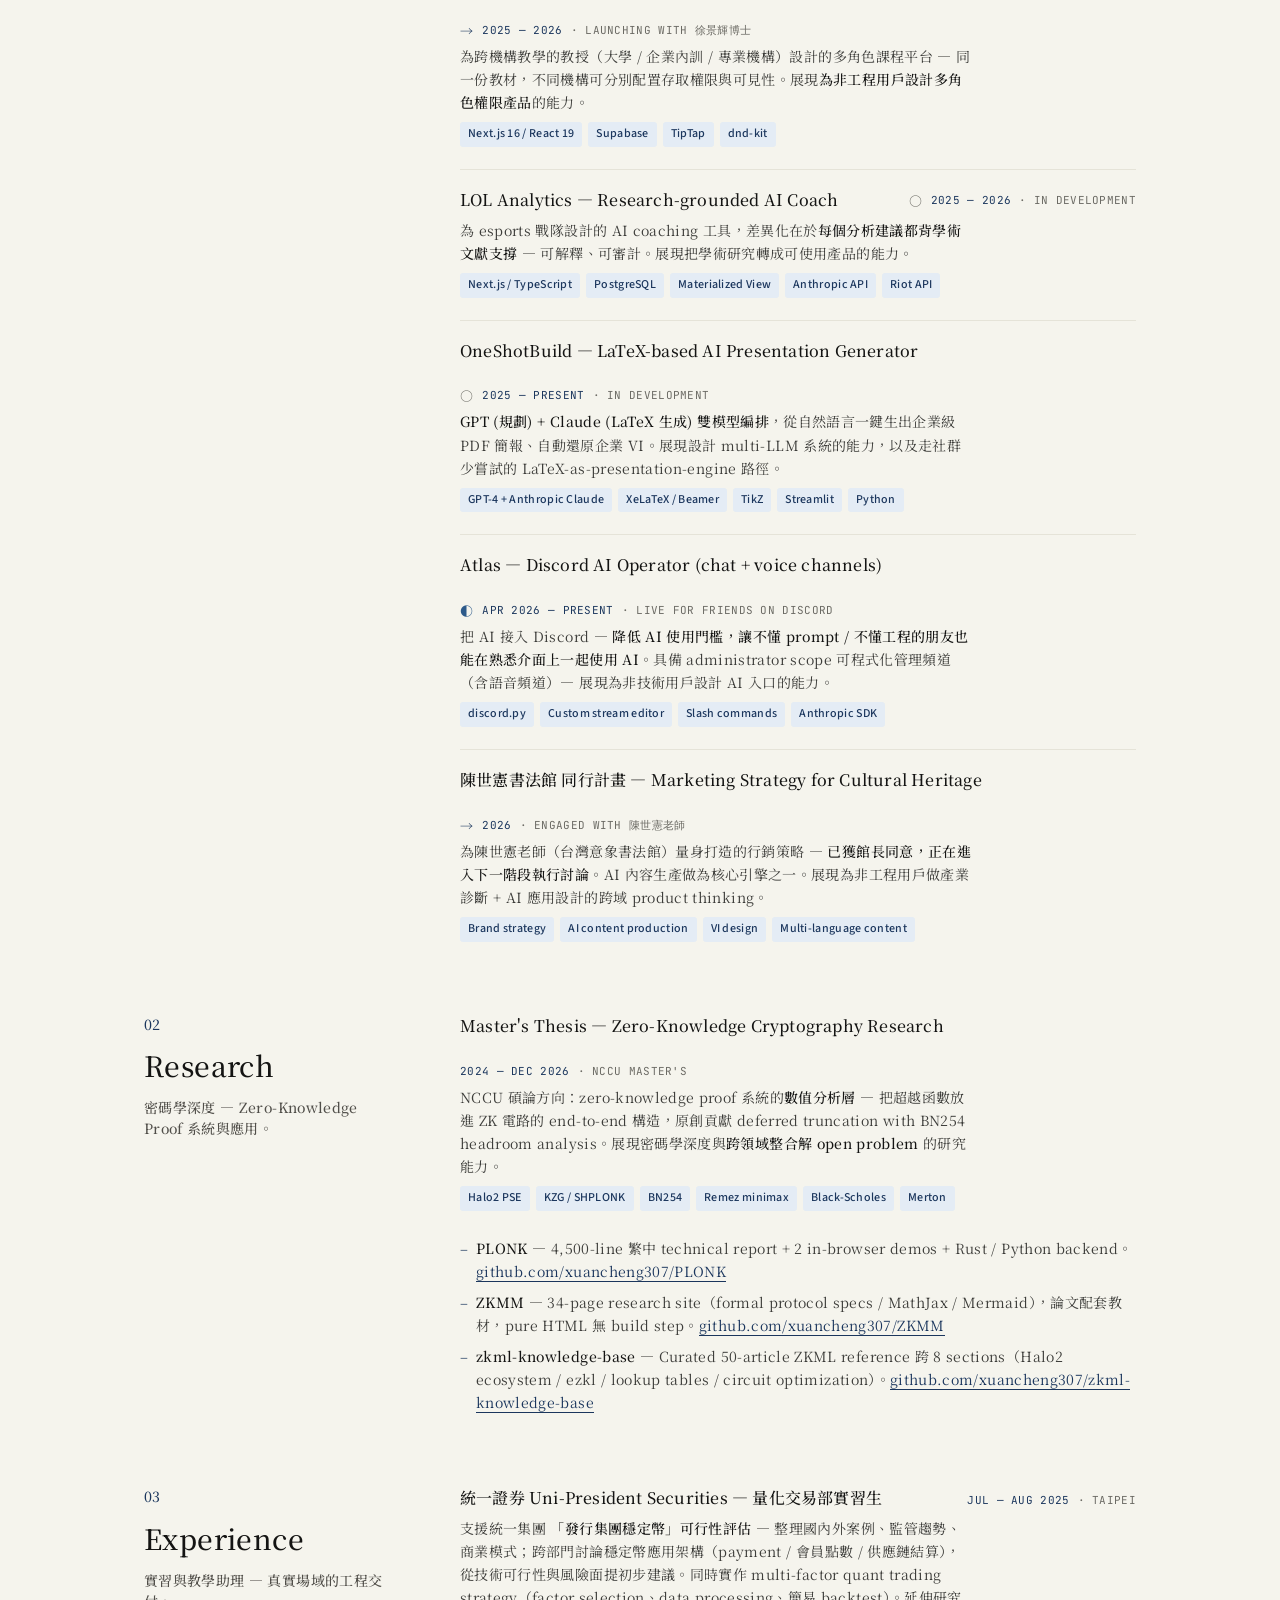
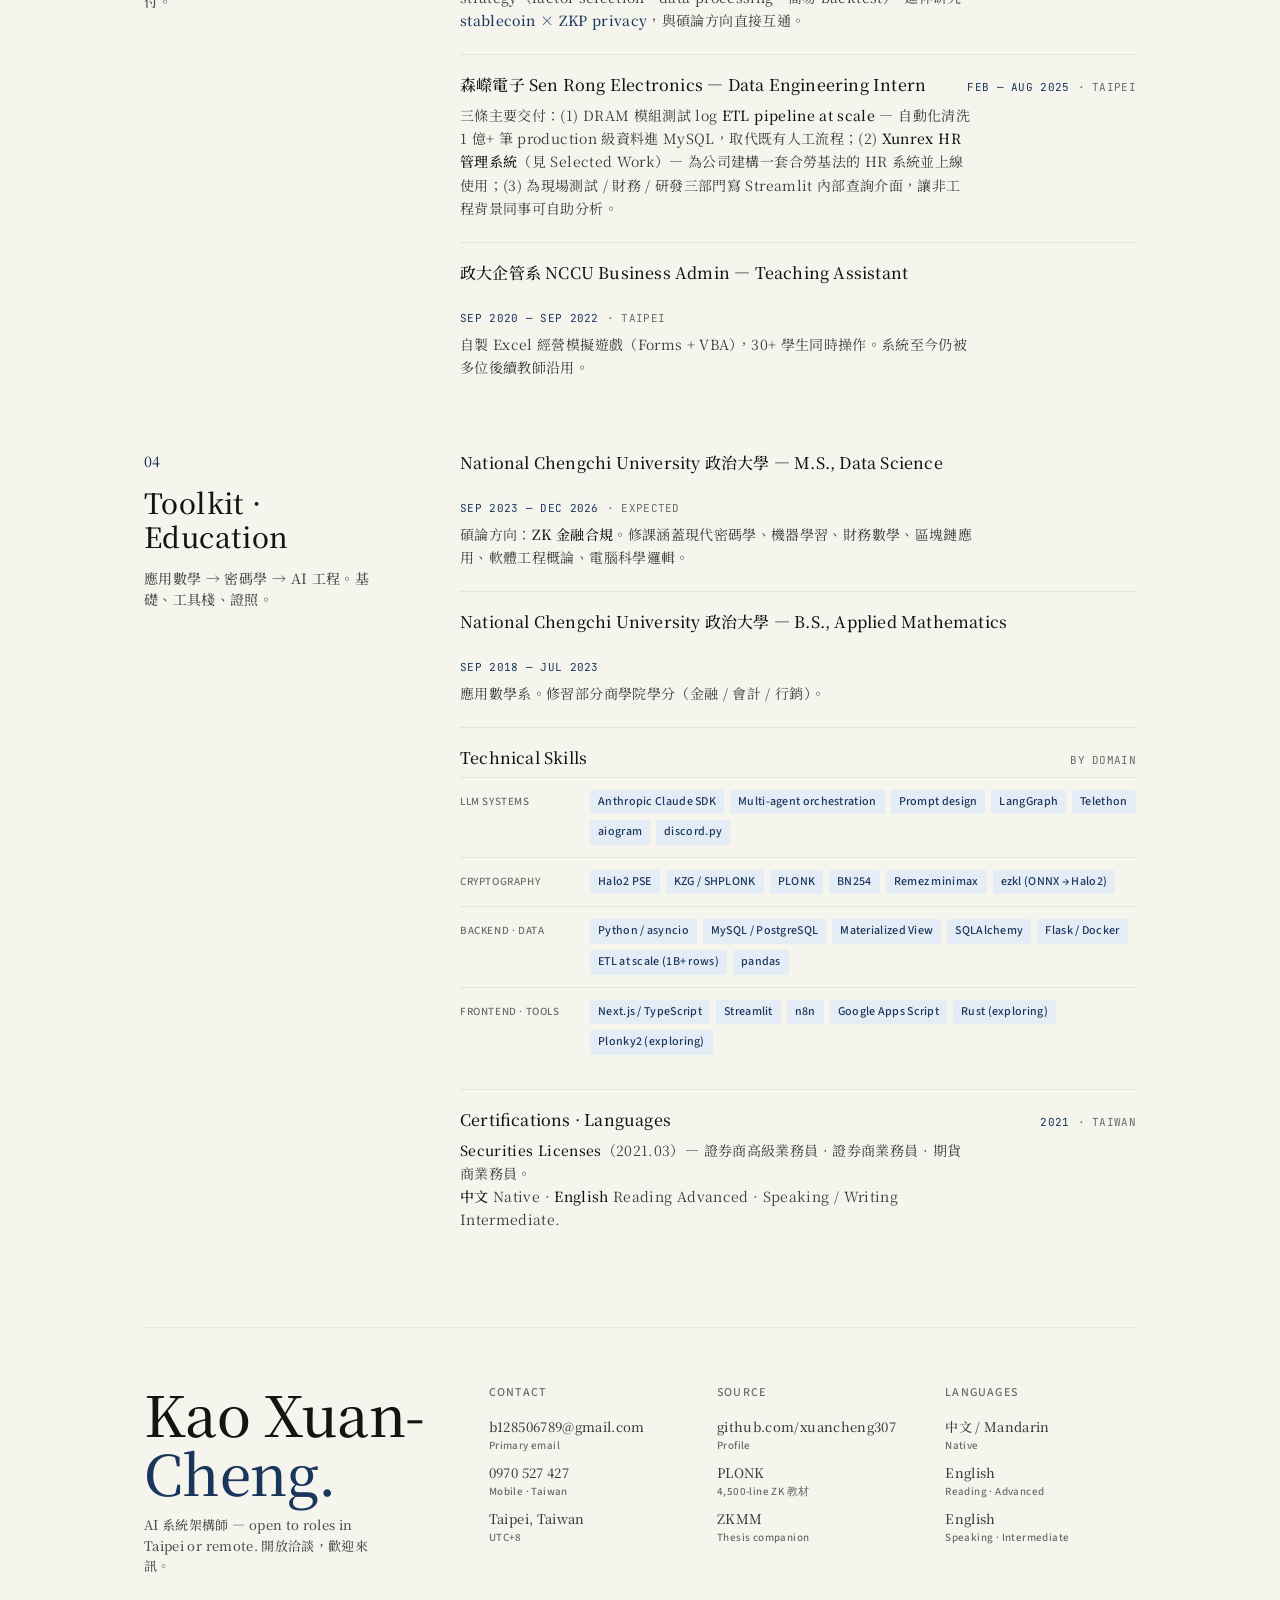
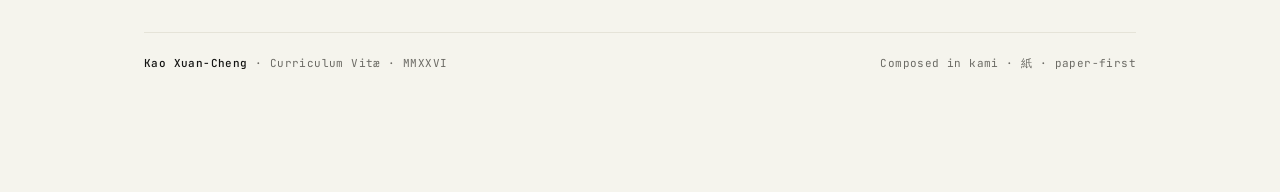
<file: index.v19.html>
<!DOCTYPE html>
<html lang="zh-Hant">
<head>
<meta charset="utf-8" />
<meta name="viewport" content="width=device-width, initial-scale=1" />
<title>高璿程 Kao Xuan-Cheng — AI Systems Architect</title>
<meta name="description" content="高璿程 / Kao Xuan-Cheng — AI Systems Architect. CV composed in kami: warm parchment, ink-blue accent, serif at one weight." />
<link rel="preconnect" href="https://fonts.googleapis.com" />
<link rel="preconnect" href="https://fonts.gstatic.com" crossorigin />
<link href="https://fonts.googleapis.com/css2?family=Source+Serif+4:wght@400;500&family=Source+Sans+3:wght@400;500;600&family=JetBrains+Mono:wght@400;500&family=Noto+Serif+TC:wght@400;500&display=swap" rel="stylesheet" />
<style>
/* kami CV — same tokens as design-systems/kami/DESIGN.md.
   Language override: Traditional Chinese leads, Source Serif 4 falls in for Latin. */

:root {
  /* Surface */
  --parchment: #f5f4ed;
  --ivory: #faf9f5;
  --warm-sand: #e8e6dc;

  /* Brand (single chromatic accent) */
  --brand: #1B365D;
  --brand-light: #2D5A8A;

  /* Text — four levels, no fifth */
  --near-black: #141413;
  --dark-warm: #3d3d3a;
  --olive: #504e49;
  --stone: #6b6a64;

  /* Border */
  --border: #e8e6dc;
  --border-soft: #e5e3d8;

  /* Tag tints — solid hex, NEVER rgba */
  --tag-08: #EEF2F7;
  --tag-14: #E4ECF5;
  --tag-22: #D0DCE9;
  --tag-30: #D6E1EE;

  /* Type stacks — Noto Serif TC leads, Source Serif 4 handles Latin */
  --serif: "Noto Serif TC", "Source Serif 4", "Source Han Serif TC", "Songti TC", Charter, Georgia, serif;
  --sans: "Source Sans 3", -apple-system, BlinkMacSystemFont, "Segoe UI", system-ui, sans-serif;
  --mono: "JetBrains Mono", "SF Mono", "Fira Code", Consolas, Monaco, monospace;

  /* Motion */
  --whisper: 0 4px 24px rgba(0, 0, 0, 0.05);
}

* { box-sizing: border-box; margin: 0; padding: 0; }
html, body { background: var(--parchment); color: var(--near-black); }
body {
  font-family: var(--serif);
  font-weight: 400;
  font-size: 14px;
  line-height: 1.55;
  letter-spacing: 0.35px;
  -webkit-font-smoothing: antialiased;
  -moz-osx-font-smoothing: grayscale;
  font-feature-settings: "liga", "calt";
}
strong { font-weight: 500; }
img { max-width: 100%; display: block; }
a { color: var(--brand); text-decoration: none; border-bottom: 1px solid currentColor; }
a:hover { color: var(--brand-light); }

.shell {
  max-width: 1120px;
  margin: 0 auto;
  padding: 88px 64px 120px;
  position: relative;
}

/* ---------- print button (chrome only) ---------- */
.print-bar {
  position: fixed; top: 18px; right: 18px; z-index: 100;
  background: var(--near-black); color: var(--parchment);
  padding: 9px 18px; border-radius: 999px;
  font-family: var(--mono); font-size: 11px; font-weight: 500;
  letter-spacing: 0.4px; cursor: pointer; user-select: none; border: none;
  box-shadow: var(--whisper);
  transition: background 0.2s;
}
.print-bar:hover { background: var(--brand); }

/* ---------- eyebrow strip ---------- */
.eyebrow-row {
  display: flex;
  justify-content: space-between;
  align-items: center;
  font-family: var(--sans);
  font-size: 12px;
  font-weight: 500;
  letter-spacing: 1.2px;
  text-transform: uppercase;
  color: var(--stone);
  border-bottom: 1px solid var(--border);
  padding-bottom: 18px;
  margin-bottom: 88px;
}
.eyebrow-row .lang { display: inline-flex; gap: 16px; }
.eyebrow-row .lang a { color: var(--stone); border-bottom: none; }
.eyebrow-row .lang a.active { color: var(--brand); }
.eyebrow-row .meta {
  display: inline-flex;
  gap: 22px;
  font-variant-numeric: tabular-nums;
}
.eyebrow-row .meta b { color: var(--near-black); font-weight: 500; }

/* ---------- hero ---------- */
.hero {
  display: grid;
  grid-template-columns: 1.45fr 0.55fr;
  gap: 64px;
  align-items: end;
  margin-bottom: 96px;
}
.hero-copy h1 {
  font-family: var(--serif);
  font-weight: 500;
  font-size: clamp(48px, 5.6vw, 80px);
  line-height: 1.05;
  letter-spacing: -0.8px;
  color: var(--near-black);
  margin-bottom: 14px;
}
.hero-copy h1 .ink { color: var(--brand); }
.hero-copy .name-en {
  font-family: var(--serif);
  font-weight: 500;
  font-size: 24px;
  color: var(--olive);
  letter-spacing: 0.5px;
  margin-bottom: 20px;
}
.hero-copy .tagline {
  font-family: var(--serif);
  font-weight: 500;
  font-size: 21px;
  line-height: 1.45;
  color: var(--olive);
  max-width: 42ch;
}
.hero-tokens {
  display: flex;
  flex-direction: column;
  gap: 14px;
  align-items: flex-end;
  font-family: var(--mono);
  font-size: 11px;
  letter-spacing: 0.4px;
  color: var(--stone);
  text-transform: uppercase;
}
.hero-tokens .row {
  display: inline-flex;
  align-items: center;
  gap: 10px;
  background: var(--ivory);
  border: 1px solid var(--border);
  border-radius: 6px;
  padding: 10px 14px;
  font-variant-numeric: tabular-nums;
}
.hero-tokens .row b {
  color: var(--brand);
  font-weight: 500;
  font-family: var(--serif);
  font-size: 14px;
}
.hero-tokens .row span { font-family: var(--sans); }

/* ---------- manifesto ---------- */
.manifesto {
  border-top: 1px solid var(--border);
  border-bottom: 1px solid var(--border);
  padding: 44px 0 40px;
  margin-bottom: 88px;
  display: grid;
  grid-template-columns: 1fr 1.85fr;
  gap: 56px;
  align-items: start;
}
.manifesto .label {
  font-family: var(--sans);
  font-size: 12px;
  font-weight: 500;
  letter-spacing: 1.2px;
  text-transform: uppercase;
  color: var(--stone);
}
.manifesto .body {
  font-family: var(--serif);
  font-weight: 400;
  font-size: 19px;
  line-height: 1.65;
  letter-spacing: 0.05em;
  color: var(--olive);
  border-left: 2px solid var(--brand);
  padding: 4px 0 4px 24px;
}
.manifesto .body strong { color: var(--near-black); font-weight: 500; }
.manifesto .body .ink { color: var(--brand); font-weight: 500; }
.manifesto .signature {
  margin-top: 22px;
  font-family: var(--serif);
  font-weight: 500;
  font-size: 13px;
  color: var(--dark-warm);
  display: inline-flex;
  gap: 10px;
  align-items: baseline;
  flex-wrap: wrap;
}
.manifesto .signature span { color: var(--stone); }
.manifesto .signature a { color: var(--dark-warm); border-bottom: none; }
.manifesto .signature a:hover { color: var(--brand); }

/* ---------- metrics row ---------- */
.metrics {
  display: grid;
  grid-template-columns: repeat(4, 1fr);
  gap: 0;
  border-top: 1px solid var(--border);
  border-bottom: 1px solid var(--border);
  margin-bottom: 88px;
}
.metric {
  padding: 28px 22px 26px;
  display: flex;
  flex-direction: column;
  gap: 6px;
  border-right: 1px solid var(--border-soft);
}
.metric:last-child { border-right: 0; }
.metric .value {
  font-family: var(--serif);
  font-weight: 500;
  font-size: 36px;
  line-height: 1;
  color: var(--brand);
  font-variant-numeric: tabular-nums;
  letter-spacing: -0.5px;
}
.metric .label {
  font-family: var(--serif);
  font-weight: 500;
  font-size: 13px;
  color: var(--near-black);
  margin-top: 8px;
}
.metric .sub {
  font-family: var(--serif);
  font-weight: 400;
  font-size: 12px;
  color: var(--olive);
  line-height: 1.5;
  max-width: 30ch;
}

/* ---------- chapters ---------- */
.chapters {
  display: grid;
  grid-template-columns: 1fr;
  gap: 72px;
  margin-bottom: 96px;
}
.chapter {
  display: grid;
  grid-template-columns: 1fr 2.6fr;
  gap: 56px;
  align-items: start;
}
.chapter .head { display: flex; flex-direction: column; gap: 14px; position: sticky; top: 32px; }
.chapter .num {
  font-family: var(--serif);
  font-weight: 500;
  font-size: 14px;
  color: var(--brand);
  letter-spacing: 0.4px;
  font-variant-numeric: tabular-nums;
}
.chapter .title {
  font-family: var(--serif);
  font-weight: 500;
  font-size: 28px;
  line-height: 1.2;
  color: var(--near-black);
  letter-spacing: 0.4px;
}
.chapter .lede {
  font-family: var(--serif);
  font-weight: 500;
  font-size: 14px;
  color: var(--olive);
  line-height: 1.5;
  max-width: 30ch;
}
.chapter .body {
  display: flex;
  flex-direction: column;
  gap: 22px;
}
.chapter .body p {
  font-family: var(--serif);
  font-weight: 400;
  font-size: 14px;
  color: var(--dark-warm);
  line-height: 1.65;
  max-width: 64ch;
}
.chapter .body p strong { color: var(--near-black); font-weight: 500; }
.chapter .body p .ink { color: var(--brand); font-weight: 500; }
.chapter .body code {
  font-family: var(--mono);
  font-size: 12.5px;
  color: var(--brand);
  background: var(--tag-08);
  padding: 1px 6px;
  border-radius: 3px;
}
.chapter ul.dash {
  list-style: none;
  padding: 0;
  margin: 4px 0 0;
  display: flex;
  flex-direction: column;
  gap: 8px;
}
.chapter ul.dash li {
  position: relative;
  padding-left: 16px;
  font-family: var(--serif);
  font-weight: 400;
  font-size: 14px;
  color: var(--dark-warm);
  line-height: 1.65;
}
.chapter ul.dash li::before {
  content: "\2013";
  position: absolute;
  left: 0;
  color: var(--brand);
}
.chapter ul.dash li strong { color: var(--near-black); font-weight: 500; }

/* ---------- entry block (per-project / per-experience) ---------- */
.entry {
  border-top: 1px solid var(--border-soft);
  padding-top: 18px;
}
.entry:first-of-type { border-top: 0; padding-top: 0; }
.entry-head {
  display: flex;
  justify-content: space-between;
  align-items: baseline;
  gap: 24px;
  flex-wrap: wrap;
  margin-bottom: 6px;
}
.entry-title {
  font-family: var(--serif);
  font-weight: 500;
  font-size: 16px;
  color: var(--near-black);
  letter-spacing: 0.2px;
}
.entry-meta {
  font-family: var(--mono);
  font-size: 11px;
  color: var(--stone);
  letter-spacing: 0.3px;
  font-variant-numeric: tabular-nums;
  text-transform: uppercase;
  white-space: nowrap;
  display: inline-flex;
  align-items: center;
  gap: 8px;
}
.entry-meta .ink { color: var(--brand); }
.entry-meta .status {
  display: inline-block;
  width: 1.1em;
  text-align: center;
  color: var(--brand);
  font-family: var(--serif);
  font-size: 13px;
  line-height: 1;
}
.entry-meta .status.live { color: var(--brand); }      /* ● customer / external production */
.entry-meta .status.active { color: var(--brand-light); } /* ◐ daily-driver / friends use */
.entry-meta .status.transit { color: var(--brand); }   /* → launching / engaged */
.entry-meta .status.dev { color: var(--stone); }       /* ○ in development */
.entry-body {
  font-family: var(--serif);
  font-weight: 400;
  font-size: 14px;
  color: var(--dark-warm);
  line-height: 1.65;
  max-width: 66ch;
}
.entry-body strong { color: var(--near-black); font-weight: 500; }
.entry-body .ink { color: var(--brand); font-weight: 500; }
.entry-stack {
  margin-top: 8px;
  display: inline-flex;
  flex-wrap: wrap;
  gap: 6px;
}

/* ---------- tag system ---------- */
.tag {
  display: inline-block;
  font-family: var(--sans);
  font-size: 12px;
  font-weight: 500;
  padding: 3px 8px;
  border-radius: 3px;
  color: var(--brand);
  background: var(--tag-14);
  letter-spacing: 0.3px;
}
.tag.standard { background: var(--tag-14); padding: 2px 8px; border-radius: 4px; }
.tag.brush {
  background: linear-gradient(to right, #D6E1EE, #E4ECF5 70%, #EEF2F7);
}
.tag-row { display: inline-flex; gap: 6px; flex-wrap: wrap; align-items: center; }

/* ---------- skills grid (chapter 04 only) ---------- */
.skills-domain {
  display: grid;
  grid-template-columns: 110px 1fr;
  gap: 14px 20px;
  align-items: baseline;
  padding: 12px 0;
  border-top: 1px solid var(--border-soft);
}
.skills-domain:first-of-type { border-top: 0; }
.skills-domain .d-label {
  font-family: var(--sans);
  font-size: 11px;
  font-weight: 500;
  letter-spacing: 0.6px;
  text-transform: uppercase;
  color: var(--stone);
}
.skills-domain .d-chips {
  display: inline-flex;
  flex-wrap: wrap;
  gap: 6px;
}

/* ---------- footer ---------- */
.footer {
  border-top: 1px solid var(--border);
  padding-top: 56px;
  display: grid;
  grid-template-columns: 1.4fr 0.85fr 0.85fr 0.9fr;
  gap: 48px;
  align-items: start;
}
.footer .kicker {
  font-family: var(--serif);
  font-weight: 500;
  font-size: 56px;
  line-height: 1.05;
  letter-spacing: -0.6px;
  color: var(--near-black);
  margin-bottom: 14px;
}
.footer .kicker .ink { color: var(--brand); }
.footer .colophon {
  font-family: var(--serif);
  font-weight: 500;
  font-size: 13px;
  color: var(--olive);
  max-width: 34ch;
  line-height: 1.55;
}
.footer .col h4 {
  font-family: var(--sans);
  font-size: 12px;
  font-weight: 500;
  letter-spacing: 1.2px;
  text-transform: uppercase;
  color: var(--stone);
  margin-bottom: 16px;
}
.footer .col ul { list-style: none; padding: 0; margin: 0; }
.footer .col li {
  font-family: var(--serif);
  font-weight: 500;
  font-size: 13px;
  color: var(--dark-warm);
  margin-bottom: 10px;
  line-height: 1.45;
}
.footer .col li a { color: var(--dark-warm); border-bottom: none; }
.footer .col li a:hover { color: var(--brand); }
.footer .col li small {
  display: block;
  font-family: var(--sans);
  font-size: 11px;
  font-weight: 500;
  color: var(--stone);
  letter-spacing: 0.4px;
  margin-top: 1px;
}

.legal {
  margin-top: 56px;
  border-top: 1px solid var(--border-soft);
  padding-top: 22px;
  display: flex;
  justify-content: space-between;
  align-items: center;
  font-family: var(--mono);
  font-size: 11px;
  color: var(--stone);
  letter-spacing: 0.4px;
  font-variant-numeric: tabular-nums;
}
.legal b { color: var(--near-black); font-weight: 500; }

/* ---------- print ---------- */
@media print {
  @page { margin: 1.5cm 1.6cm; size: A4; }
  body { background: #fff !important; letter-spacing: 0 !important; }
  .print-bar { display: none !important; }
  .shell { padding: 0 !important; max-width: 100% !important; }
  .chapter .head { position: static !important; }
  .hero { margin-bottom: 36px; }
  .manifesto { margin-bottom: 36px; padding: 24px 0; }
  .metrics { margin-bottom: 36px; }
  .chapters { gap: 36px; margin-bottom: 36px; }
  .footer { padding-top: 24px; }
  .legal { margin-top: 24px; padding-top: 12px; }
}

/* ---------- responsive ---------- */
@media (max-width: 1080px) {
  .shell { padding: 64px 48px 96px; }
  .hero { grid-template-columns: 1fr; gap: 36px; align-items: start; }
  .hero-tokens { flex-direction: row; flex-wrap: wrap; align-items: flex-start; }
  .manifesto { grid-template-columns: 1fr; gap: 22px; }
  .metrics { grid-template-columns: repeat(2, 1fr); }
  .metric:nth-child(2n) { border-right: 0; }
  .metric:nth-child(-n+2) { border-bottom: 1px solid var(--border-soft); }
  .chapter { grid-template-columns: 1fr; gap: 22px; }
  .chapter .head { position: static; }
  .footer { grid-template-columns: 1fr 1fr; gap: 36px; }
  .footer .kicker { font-size: 44px; }
}
@media (max-width: 640px) {
  .shell { padding: 48px 24px 72px; }
  .hero-copy h1 { font-size: 46px; line-height: 1.08; letter-spacing: -0.6px; }
  .hero-copy .name-en { font-size: 18px; }
  .hero-copy .tagline { font-size: 17px; }
  .metrics { grid-template-columns: 1fr; }
  .metric { border-right: 0; border-bottom: 1px solid var(--border-soft); }
  .metric:last-child { border-bottom: 0; }
  .footer { grid-template-columns: 1fr; gap: 28px; }
  .footer .kicker { font-size: 36px; }
  .chapter .body p, .entry-body { font-size: 13.5px; }
  .legal { flex-direction: column; gap: 10px; align-items: flex-start; }
}
</style>
</head>
<body>
<button class="print-bar" onclick="window.print()">PRINT / SAVE PDF</button>

<main class="shell">

  <!-- ============ EYEBROW ============ -->
  <div class="eyebrow-row" data-od-id="eyebrow-row">
    <div class="lang">
      <a href="#" class="active">中文</a>
      <a href="#">EN</a>
    </div>
    <div class="meta">
      <span><b>CV</b> · Curriculum Vitæ</span>
      <span><b>v18</b></span>
      <span>MMXXVI</span>
      <span>Taipei · UTC+8</span>
    </div>
  </div>

  <!-- ============ HERO ============ -->
  <section class="hero" data-od-id="hero">
    <div class="hero-copy">
      <h1>高<span class="ink">璿程</span></h1>
      <div class="name-en">Kao Xuan-Cheng · AI Systems Architect</div>
      <p class="tagline">
        Identifies needs, explores AI capabilities, ships novel solutions — 應用數學 × 密碼學 × 金融證照三者交集。
      </p>
    </div>
    <div class="hero-tokens">
      <span class="row"><b>7</b> <span>Work · 12 months</span></span>
      <span class="row"><b>1</b> <span>Master's · ZK Cryptography</span></span>
      <span class="row"><b>3</b> <span>Securities licenses</span></span>
    </div>
  </section>

  <!-- ============ MANIFESTO ============ -->
  <section class="manifesto" data-od-id="manifesto">
    <span class="label">Mode · 工作模式</span>
    <div>
      <p class="body">
        核心能力：<strong>發現需求、用 AI 解決需求</strong> — 即使解法尚未被社群驗證或普及，也親自嘗試開發 AI 的潛能。工作模式：<span class="ink">把 AI agents 當員工經營</span> — 自己 spec 出藍圖、寫 prompt、編排執行、驗收繳交成果。過去 12 個月以這個方式產出 7 套自主開發 work，從個人工作流主幹到客戶日常營運使用。
      </p>
      <div class="signature">
        — Kao Xuan-Cheng
        <span><a href="mailto:b128506789@gmail.com">b128506789@gmail.com</a> · 0970 527 427 · <a href="https://github.com/xuancheng307">github.com/xuancheng307</a></span>
      </div>
    </div>
  </section>

  <!-- ============ METRICS ============ -->
  <section class="metrics" data-od-id="metrics">
    <div class="metric">
      <div class="value">7</div>
      <div class="label">Self-built work</div>
      <div class="sub">過去 12 個月產出，從個人工具到客戶上線。</div>
    </div>
    <div class="metric">
      <div class="value">2</div>
      <div class="label">Real-user deployments</div>
      <div class="sub">Xunrex HR 在森嶸電子日常使用、陳世憲書法館策略在執行討論中。</div>
    </div>
    <div class="metric">
      <div class="value">1</div>
      <div class="label">Master&apos;s thesis</div>
      <div class="sub">Zero-Knowledge Cryptography · 政大資料科學所 · 2026-12 預計。</div>
    </div>
    <div class="metric">
      <div class="value">3</div>
      <div class="label">Securities licenses</div>
      <div class="sub">證券商高級業務員 · 證券商業務員 · 期貨商業務員（2021）。</div>
    </div>
  </section>

  <!-- ============ CHAPTERS ============ -->
  <section class="chapters" data-od-id="chapters">

    <!-- ============ Chapter 01: Selected Work ============ -->
    <article class="chapter" data-od-id="chapter-01">
      <div class="head">
        <p class="num">01</p>
        <h2 class="title">Selected Work</h2>
        <p class="lede">從個人工具、實習交付，到客戶上線 — 7 套全部自主開發。</p>
      </div>
      <div class="body">

        <div class="entry">
          <div class="entry-head">
            <div class="entry-title">Ductor — Claude on Telegram + Cross-Machine Bridge</div>
            <div class="entry-meta"><span class="status active">◐</span><span class="ink">2025 — Present</span> · Daily-driver</div>
          </div>
          <p class="entry-body">
            把 Claude 帶到 Telegram，讓 AI 以自然對話作為兩台 PC 之間的<strong>溝通橋接層</strong>。展現對開源 LLM 框架的深度部署能力與多服務串接整合 — 個人每日工作流主幹。
          </p>
          <div class="entry-stack">
            <span class="tag">Anthropic Claude SDK</span>
            <span class="tag">Telethon</span>
            <span class="tag">aiogram</span>
            <span class="tag">discord.py</span>
            <span class="tag">asyncio</span>
          </div>
        </div>

        <div class="entry">
          <div class="entry-head">
            <div class="entry-title">Xunrex HR — HR Management System</div>
            <div class="entry-meta"><span class="status live">●</span><span class="ink">2025 — 2026</span> · In customer production</div>
          </div>
          <p class="entry-body">
            森嶸電子實習期間建構的勞基法合規 HR 系統，<strong>2025 年起為森嶸電子（約 30 名員工）日常營運使用</strong>。展現獨自擔起一套內部商業系統的能力 — 從需求到客戶實際使用全程 own。
          </p>
          <div class="entry-stack">
            <span class="tag">Flask</span>
            <span class="tag">SQLAlchemy</span>
            <span class="tag">MySQL 8 / SQLite</span>
            <span class="tag">Docker</span>
            <span class="tag">PyInstaller</span>
          </div>
        </div>

        <div class="entry">
          <div class="entry-head">
            <div class="entry-title">Teaching Website — Multi-Role Course Platform</div>
            <div class="entry-meta"><span class="status transit">→</span><span class="ink">2025 — 2026</span> · Launching with 徐景輝博士</div>
          </div>
          <p class="entry-body">
            為跨機構教學的教授（大學 / 企業內訓 / 專業機構）設計的多角色課程平台 — 同一份教材，不同機構可分別配置存取權限與可見性。展現<strong>為非工程用戶設計多角色權限產品</strong>的能力。
          </p>
          <div class="entry-stack">
            <span class="tag">Next.js 16 / React 19</span>
            <span class="tag">Supabase</span>
            <span class="tag">TipTap</span>
            <span class="tag">dnd-kit</span>
          </div>
        </div>

        <div class="entry">
          <div class="entry-head">
            <div class="entry-title">LOL Analytics — Research-grounded AI Coach</div>
            <div class="entry-meta"><span class="status dev">○</span><span class="ink">2025 — 2026</span> · In development</div>
          </div>
          <p class="entry-body">
            為 esports 戰隊設計的 AI coaching 工具，差異化在於<strong>每個分析建議都背學術文獻支撐</strong> — 可解釋、可審計。展現把學術研究轉成可使用產品的能力。
          </p>
          <div class="entry-stack">
            <span class="tag">Next.js / TypeScript</span>
            <span class="tag">PostgreSQL</span>
            <span class="tag">Materialized View</span>
            <span class="tag">Anthropic API</span>
            <span class="tag">Riot API</span>
          </div>
        </div>

        <div class="entry">
          <div class="entry-head">
            <div class="entry-title">OneShotBuild — LaTeX-based AI Presentation Generator</div>
            <div class="entry-meta"><span class="status dev">○</span><span class="ink">2025 — Present</span> · In development</div>
          </div>
          <p class="entry-body">
            <strong>GPT (規劃) + Claude (LaTeX 生成) 雙模型編排</strong>，從自然語言一鍵生出企業級 PDF 簡報、自動還原企業 VI。展現設計 multi-LLM 系統的能力，以及走社群少嘗試的 LaTeX-as-presentation-engine 路徑。
          </p>
          <div class="entry-stack">
            <span class="tag">GPT-4 + Anthropic Claude</span>
            <span class="tag">XeLaTeX / Beamer</span>
            <span class="tag">TikZ</span>
            <span class="tag">Streamlit</span>
            <span class="tag">Python</span>
          </div>
        </div>

        <div class="entry">
          <div class="entry-head">
            <div class="entry-title">Atlas — Discord AI Operator (chat + voice channels)</div>
            <div class="entry-meta"><span class="status active">◐</span><span class="ink">Apr 2026 — Present</span> · Live for friends on Discord</div>
          </div>
          <p class="entry-body">
            把 AI 接入 Discord — <strong>降低 AI 使用門檻，讓不懂 prompt / 不懂工程的朋友也能在熟悉介面上一起使用 AI</strong>。具備 administrator scope 可程式化管理頻道（含語音頻道）— 展現為非技術用戶設計 AI 入口的能力。
          </p>
          <div class="entry-stack">
            <span class="tag">discord.py</span>
            <span class="tag">Custom stream editor</span>
            <span class="tag">Slash commands</span>
            <span class="tag">Anthropic SDK</span>
          </div>
        </div>

        <div class="entry">
          <div class="entry-head">
            <div class="entry-title">陳世憲書法館 同行計畫 — Marketing Strategy for Cultural Heritage</div>
            <div class="entry-meta"><span class="status transit">→</span><span class="ink">2026</span> · Engaged with 陳世憲老師</div>
          </div>
          <p class="entry-body">
            為陳世憲老師（台灣意象書法館）量身打造的行銷策略 — <strong>已獲館長同意，正在進入下一階段執行討論</strong>。AI 內容生產做為核心引擎之一。展現為非工程用戶做產業診斷 + AI 應用設計的跨域 product thinking。
          </p>
          <div class="entry-stack">
            <span class="tag">Brand strategy</span>
            <span class="tag">AI content production</span>
            <span class="tag">VI design</span>
            <span class="tag">Multi-language content</span>
          </div>
        </div>

      </div>
    </article>

    <!-- ============ Chapter 02: Research ============ -->
    <article class="chapter" data-od-id="chapter-02">
      <div class="head">
        <p class="num">02</p>
        <h2 class="title">Research</h2>
        <p class="lede">密碼學深度 — Zero-Knowledge Proof 系統與應用。</p>
      </div>
      <div class="body">

        <div class="entry">
          <div class="entry-head">
            <div class="entry-title">Master&apos;s Thesis — Zero-Knowledge Cryptography Research</div>
            <div class="entry-meta"><span class="ink">2024 — Dec 2026</span> · NCCU Master&apos;s</div>
          </div>
          <p class="entry-body">
            NCCU 碩論方向：zero-knowledge proof 系統的<strong>數值分析層</strong> — 把超越函數放進 ZK 電路的 end-to-end 構造，原創貢獻 deferred truncation with BN254 headroom analysis。展現密碼學深度與<strong>跨領域整合解 open problem</strong> 的研究能力。
          </p>
          <div class="entry-stack">
            <span class="tag">Halo2 PSE</span>
            <span class="tag">KZG / SHPLONK</span>
            <span class="tag">BN254</span>
            <span class="tag">Remez minimax</span>
            <span class="tag">Black-Scholes</span>
            <span class="tag">Merton</span>
          </div>
        </div>

        <ul class="dash">
          <li><strong>PLONK</strong> — 4,500-line 繁中 technical report + 2 in-browser demos + Rust / Python backend。<a href="https://github.com/xuancheng307/PLONK">github.com/xuancheng307/PLONK</a></li>
          <li><strong>ZKMM</strong> — 34-page research site（formal protocol specs / MathJax / Mermaid），論文配套教材，pure HTML 無 build step。<a href="https://github.com/xuancheng307/ZKMM">github.com/xuancheng307/ZKMM</a></li>
          <li><strong>zkml-knowledge-base</strong> — Curated 50-article ZKML reference 跨 8 sections（Halo2 ecosystem / ezkl / lookup tables / circuit optimization）。<a href="https://github.com/xuancheng307/zkml-knowledge-base">github.com/xuancheng307/zkml-knowledge-base</a></li>
        </ul>

      </div>
    </article>

    <!-- ============ Chapter 03: Experience ============ -->
    <article class="chapter" data-od-id="chapter-03">
      <div class="head">
        <p class="num">03</p>
        <h2 class="title">Experience</h2>
        <p class="lede">實習與教學助理 — 真實場域的工程交付。</p>
      </div>
      <div class="body">

        <div class="entry">
          <div class="entry-head">
            <div class="entry-title">統一證券 Uni-President Securities — 量化交易部實習生</div>
            <div class="entry-meta"><span class="ink">Jul — Aug 2025</span> · Taipei</div>
          </div>
          <p class="entry-body">
            支援統一集團 <strong>「發行集團穩定幣」可行性評估</strong> — 整理國內外案例、監管趨勢、商業模式；跨部門討論穩定幣應用架構（payment / 會員點數 / 供應鏈結算），從技術可行性與風險面提初步建議。同時實作 multi-factor quant trading strategy（factor selection、data processing、簡易 backtest）。延伸研究 <span class="ink">stablecoin × ZKP privacy</span>，與碩論方向直接互通。
          </p>
        </div>

        <div class="entry">
          <div class="entry-head">
            <div class="entry-title">森嶸電子 Sen Rong Electronics — Data Engineering Intern</div>
            <div class="entry-meta"><span class="ink">Feb — Aug 2025</span> · Taipei</div>
          </div>
          <p class="entry-body">
            三條主要交付：(1) DRAM 模組測試 log <strong>ETL pipeline at scale</strong> — 自動化清洗 1 億+ 筆 production 級資料進 MySQL，取代既有人工流程；(2) <strong>Xunrex HR 管理系統</strong>（見 Selected Work）— 為公司建構一套合勞基法的 HR 系統並上線使用；(3) 為現場測試 / 財務 / 研發三部門寫 Streamlit 內部查詢介面，讓非工程背景同事可自助分析。
          </p>
        </div>

        <div class="entry">
          <div class="entry-head">
            <div class="entry-title">政大企管系 NCCU Business Admin — Teaching Assistant</div>
            <div class="entry-meta"><span class="ink">Sep 2020 — Sep 2022</span> · Taipei</div>
          </div>
          <p class="entry-body">
            自製 Excel 經營模擬遊戲（Forms + VBA），30+ 學生同時操作。系統至今仍被多位後續教師沿用。
          </p>
        </div>

      </div>
    </article>

    <!-- ============ Chapter 04: Toolkit · Education ============ -->
    <article class="chapter" data-od-id="chapter-04">
      <div class="head">
        <p class="num">04</p>
        <h2 class="title">Toolkit · Education</h2>
        <p class="lede">應用數學 → 密碼學 → AI 工程。基礎、工具棧、證照。</p>
      </div>
      <div class="body">

        <div class="entry">
          <div class="entry-head">
            <div class="entry-title">National Chengchi University 政治大學 — M.S., Data Science</div>
            <div class="entry-meta"><span class="ink">Sep 2023 — Dec 2026</span> · expected</div>
          </div>
          <p class="entry-body">
            碩論方向：<strong>ZK 金融合規</strong>。修課涵蓋現代密碼學、機器學習、財務數學、區塊鏈應用、軟體工程概論、電腦科學邏輯。
          </p>
        </div>

        <div class="entry">
          <div class="entry-head">
            <div class="entry-title">National Chengchi University 政治大學 — B.S., Applied Mathematics</div>
            <div class="entry-meta"><span class="ink">Sep 2018 — Jul 2023</span></div>
          </div>
          <p class="entry-body">
            應用數學系。修習部分商學院學分（金融 / 會計 / 行銷）。
          </p>
        </div>

        <div class="entry">
          <div class="entry-head">
            <div class="entry-title">Technical Skills</div>
            <div class="entry-meta">By domain</div>
          </div>
          <div class="skills-domain">
            <div class="d-label">LLM Systems</div>
            <div class="d-chips">
              <span class="tag">Anthropic Claude SDK</span>
              <span class="tag">Multi-agent orchestration</span>
              <span class="tag">Prompt design</span>
              <span class="tag">LangGraph</span>
              <span class="tag">Telethon</span>
              <span class="tag">aiogram</span>
              <span class="tag">discord.py</span>
            </div>
          </div>
          <div class="skills-domain">
            <div class="d-label">Cryptography</div>
            <div class="d-chips">
              <span class="tag">Halo2 PSE</span>
              <span class="tag">KZG / SHPLONK</span>
              <span class="tag">PLONK</span>
              <span class="tag">BN254</span>
              <span class="tag">Remez minimax</span>
              <span class="tag">ezkl (ONNX → Halo2)</span>
            </div>
          </div>
          <div class="skills-domain">
            <div class="d-label">Backend · Data</div>
            <div class="d-chips">
              <span class="tag">Python / asyncio</span>
              <span class="tag">MySQL / PostgreSQL</span>
              <span class="tag">Materialized View</span>
              <span class="tag">SQLAlchemy</span>
              <span class="tag">Flask / Docker</span>
              <span class="tag">ETL at scale (1B+ rows)</span>
              <span class="tag">pandas</span>
            </div>
          </div>
          <div class="skills-domain">
            <div class="d-label">Frontend · Tools</div>
            <div class="d-chips">
              <span class="tag">Next.js / TypeScript</span>
              <span class="tag">Streamlit</span>
              <span class="tag">n8n</span>
              <span class="tag">Google Apps Script</span>
              <span class="tag">Rust (exploring)</span>
              <span class="tag">Plonky2 (exploring)</span>
            </div>
          </div>
        </div>

        <div class="entry">
          <div class="entry-head">
            <div class="entry-title">Certifications · Languages</div>
            <div class="entry-meta"><span class="ink">2021</span> · Taiwan</div>
          </div>
          <p class="entry-body">
            <strong>Securities Licenses</strong>（2021.03）— 證券商高級業務員 · 證券商業務員 · 期貨商業務員。<br>
            <strong>中文</strong> Native · <strong>English</strong> Reading Advanced · Speaking / Writing Intermediate.
          </p>
        </div>

      </div>
    </article>

  </section>

  <!-- ============ FOOTER ============ -->
  <footer class="footer" data-od-id="footer">
    <div>
      <h2 class="kicker">Kao Xuan-<span class="ink">Cheng.</span></h2>
      <p class="colophon">
        AI 系統架構師 — open to roles in Taipei or remote. 開放洽談，歡迎來訊。
      </p>
    </div>
    <div class="col">
      <h4>Contact</h4>
      <ul>
        <li><a href="mailto:b128506789@gmail.com">b128506789@gmail.com<small>Primary email</small></a></li>
        <li>0970 527 427<small>Mobile · Taiwan</small></li>
        <li>Taipei, Taiwan<small>UTC+8</small></li>
      </ul>
    </div>
    <div class="col">
      <h4>Source</h4>
      <ul>
        <li><a href="https://github.com/xuancheng307">github.com/xuancheng307<small>Profile</small></a></li>
        <li><a href="https://github.com/xuancheng307/PLONK">PLONK<small>4,500-line ZK 教材</small></a></li>
        <li><a href="https://github.com/xuancheng307/ZKMM">ZKMM<small>Thesis companion</small></a></li>
      </ul>
    </div>
    <div class="col">
      <h4>Languages</h4>
      <ul>
        <li>中文 / Mandarin<small>Native</small></li>
        <li>English<small>Reading · Advanced</small></li>
        <li>English<small>Speaking · Intermediate</small></li>
      </ul>
    </div>
  </footer>

  <div class="legal">
    <span><b>Kao Xuan-Cheng</b> · Curriculum Vitæ · MMXXVI</span>
    <span>Composed in kami · 紙 · paper-first</span>
  </div>

</main>
</body>
</html>
</file>
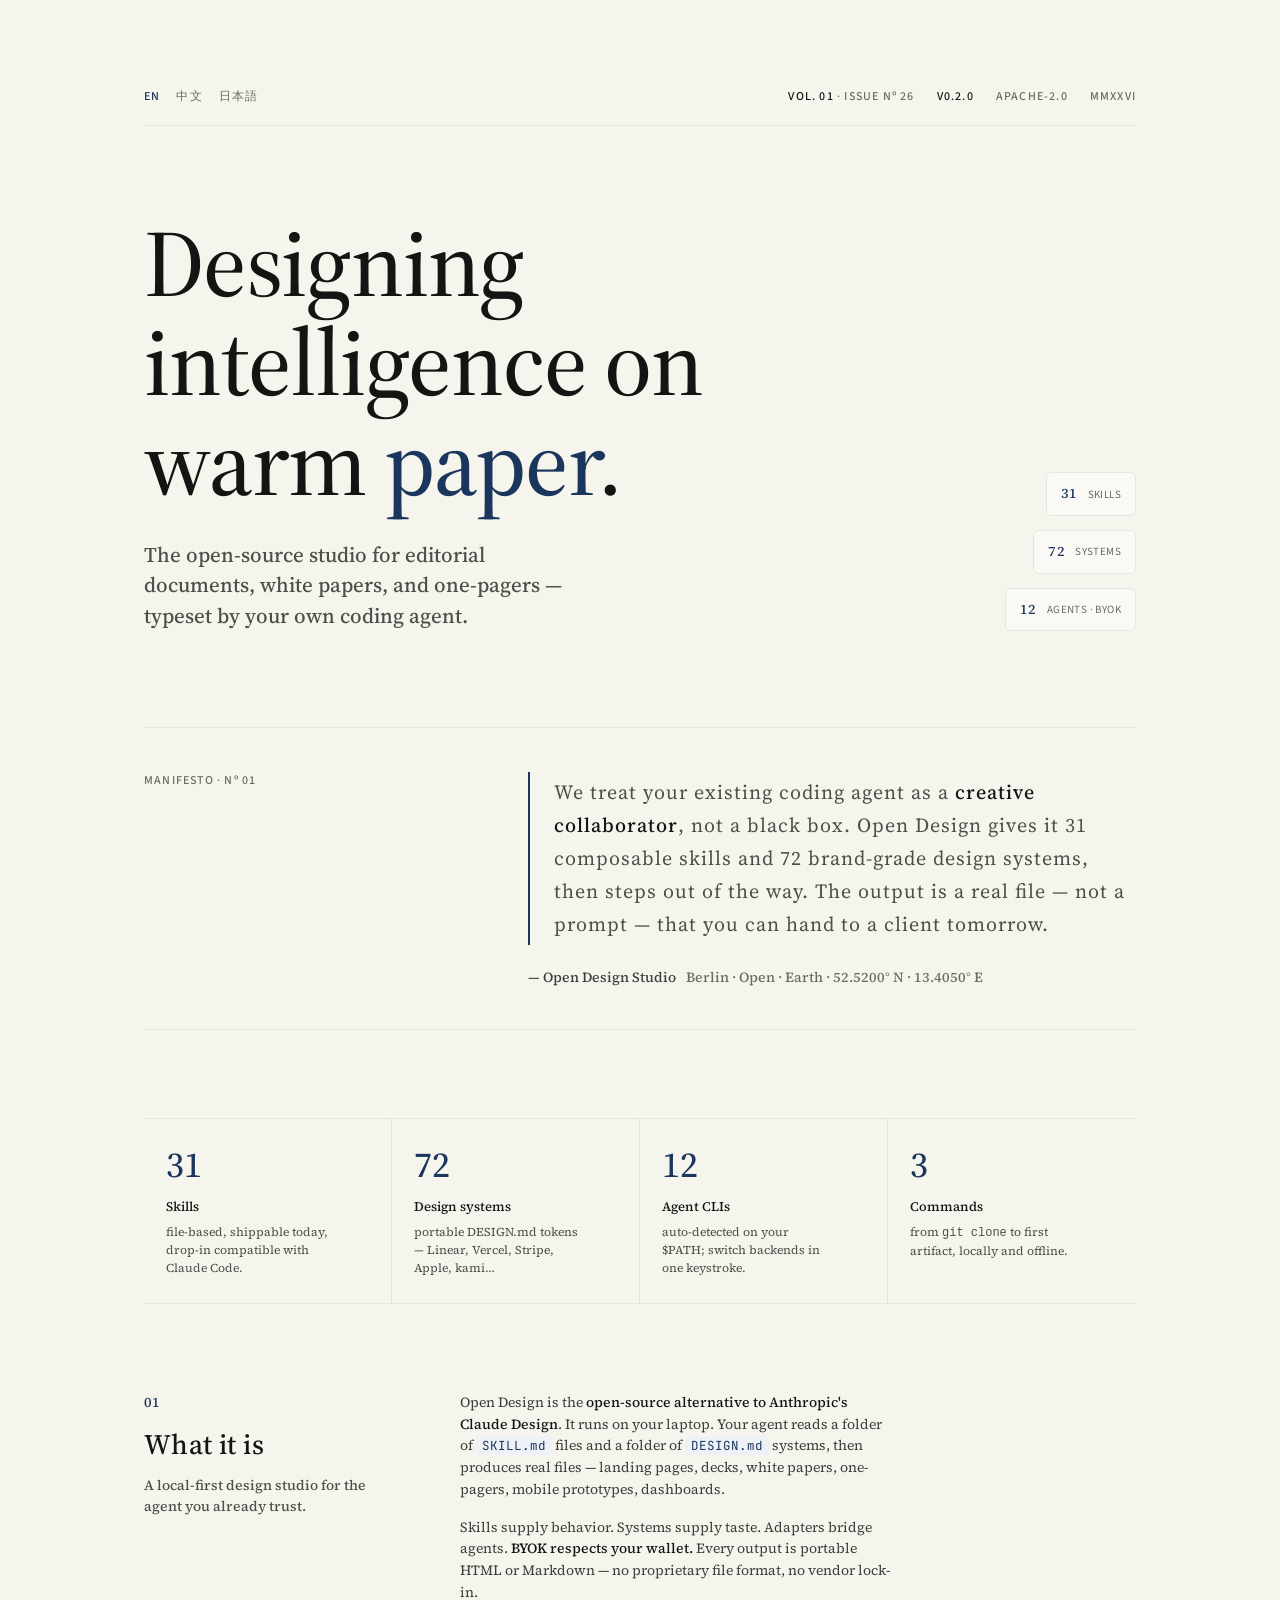
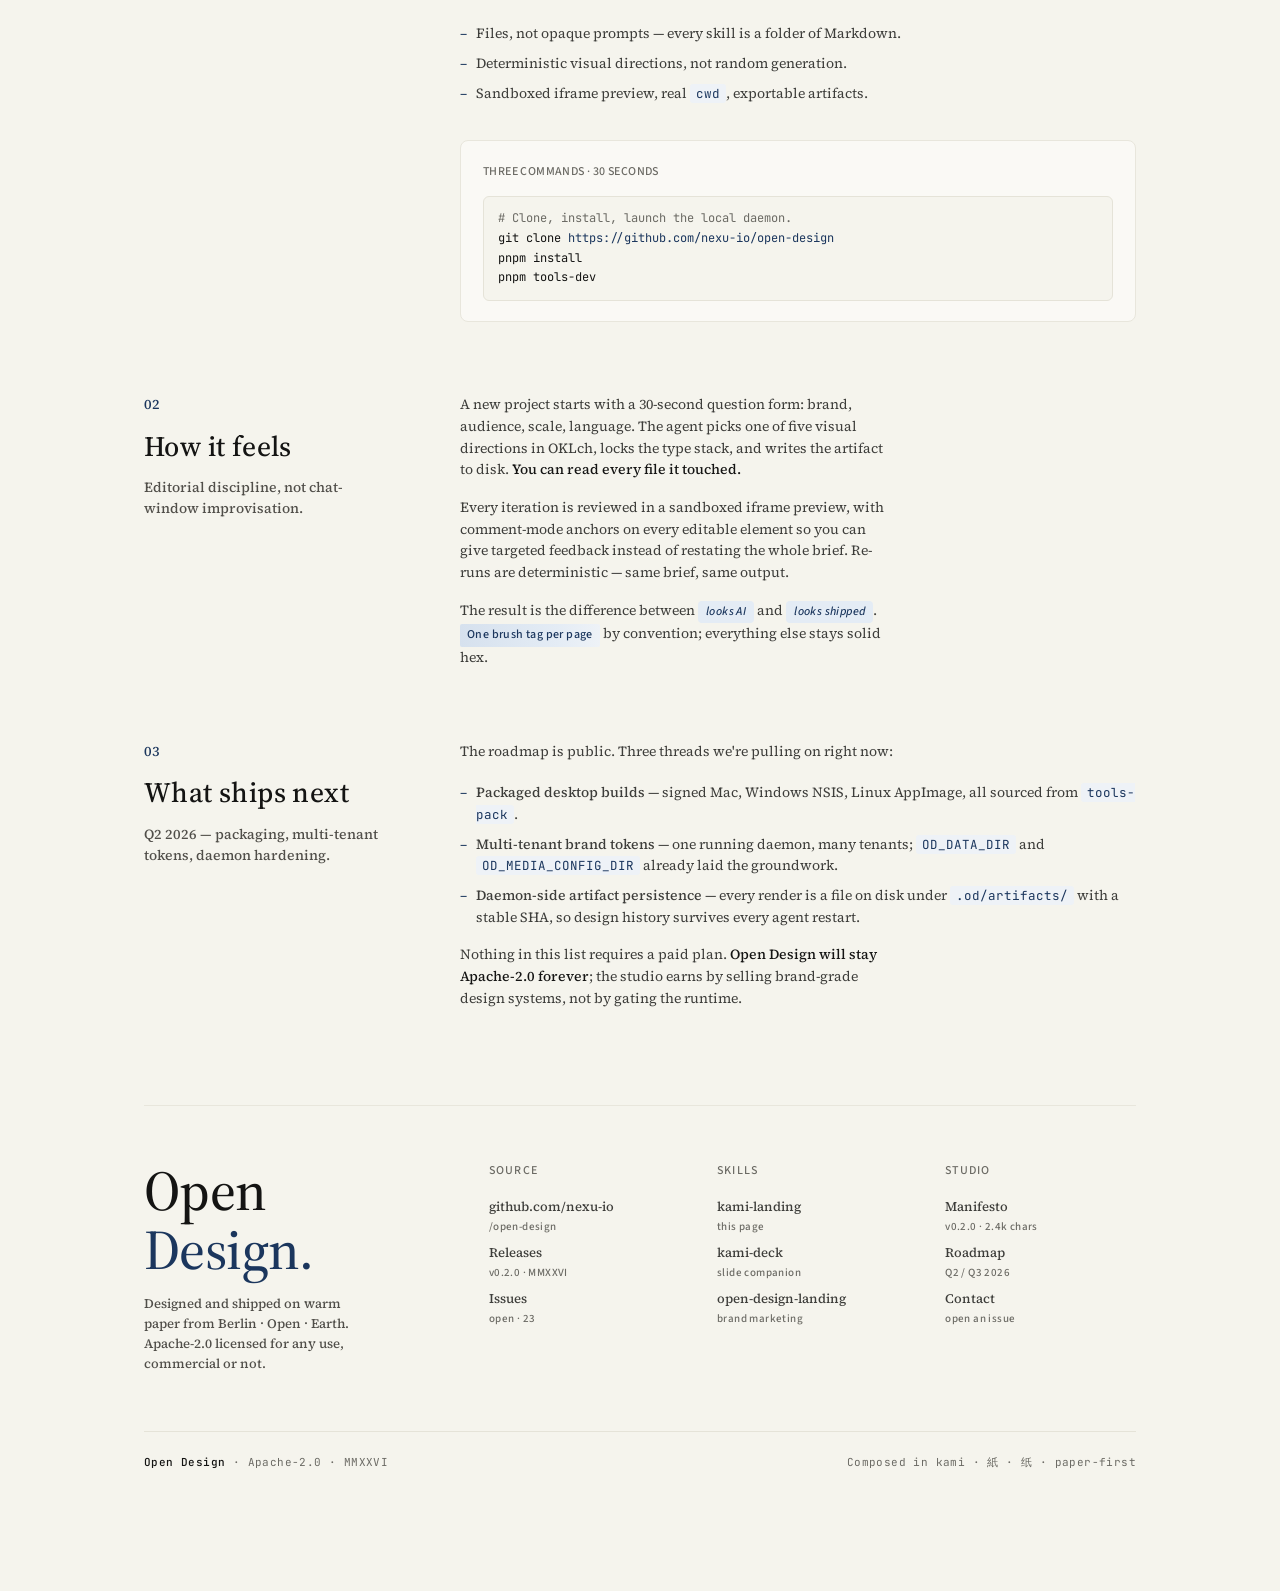
<file: kami-demo.html>
<!DOCTYPE html>
<html lang='en'>
<head>
<meta charset='utf-8' />
<meta name='viewport' content='width=device-width, initial-scale=1' />
<title>Open Design — Designing intelligence on warm paper.</title>
<meta name='description' content='Open Design as a kami one-pager. Warm parchment canvas, ink-blue accent, serif at one weight, no italic, no cool grays.' />
<link rel='preconnect' href='https://fonts.googleapis.com' />
<link rel='preconnect' href='https://fonts.gstatic.com' crossorigin />
<link href='https://fonts.googleapis.com/css2?family=Source+Serif+4:wght@400;500&family=Source+Sans+3:wght@400;500;600&family=JetBrains+Mono:wght@400;500&display=swap' rel='stylesheet' />
<style>
/*
 * kami (紙 / 纸) — canonical one-pager stylesheet.
 *
 * SINGLE SOURCE OF TRUTH for the kami-landing skill's visual system.
 * Tokens, type rules, and the "ten invariants" are defined by
 * design-systems/kami/DESIGN.md. Do not invent new tokens here;
 * extend the design system first.
 *
 * Typeface choice: Source Serif 4 (Charter family) is the EN default
 * because Charter itself is not Google-hosted. The fallback chain
 * resolves to Charter on macOS and to Georgia / Palatino elsewhere.
 */

:root {
  /* ----- Surface ----- */
  --parchment: #f5f4ed;
  --ivory: #faf9f5;
  --warm-sand: #e8e6dc;

  /* ----- Brand (single chromatic accent) ----- */
  --brand: #1B365D;
  --brand-light: #2D5A8A;

  /* ----- Text (four levels — no fifth) ----- */
  --near-black: #141413;
  --dark-warm: #3d3d3a;
  --olive: #504e49;
  --stone: #6b6a64;

  /* ----- Border ----- */
  --border: #e8e6dc;
  --border-soft: #e5e3d8;

  /* ----- Tag tints (solid hex, NEVER rgba) ----- */
  --tag-08: #EEF2F7;
  --tag-14: #E4ECF5;
  --tag-22: #D0DCE9;
  --tag-30: #D6E1EE;

  /* ----- Type stacks ----- */
  --serif: 'Source Serif 4', Charter, Georgia, Palatino, 'Times New Roman', serif;
  --sans: 'Source Sans 3', -apple-system, BlinkMacSystemFont, 'Segoe UI', system-ui, sans-serif;
  --mono: 'JetBrains Mono', 'SF Mono', 'Fira Code', Consolas, Monaco, monospace;

  /* ----- Motion ----- */
  --whisper: 0 4px 24px rgba(0, 0, 0, 0.05);
}

* { box-sizing: border-box; margin: 0; padding: 0; }
html, body { background: var(--parchment); color: var(--near-black); }
body {
  font-family: var(--serif);
  font-weight: 400;
  font-size: 14px;
  line-height: 1.55;
  -webkit-font-smoothing: antialiased;
  -moz-osx-font-smoothing: grayscale;
  font-feature-settings: 'liga', 'calt';
}
strong { font-weight: 500; }
img { max-width: 100%; display: block; }
a { color: var(--brand); text-decoration: none; border-bottom: 1px solid currentColor; }
a:hover { color: var(--brand-light); }

.shell {
  max-width: 1120px;
  margin: 0 auto;
  padding: 88px 64px 120px;
  position: relative;
}

/* ---------- eyebrow strip (top meta) ---------- */
.eyebrow-row {
  display: flex;
  justify-content: space-between;
  align-items: center;
  font-family: var(--sans);
  font-size: 12px;
  font-weight: 500;
  letter-spacing: 1.2px;
  text-transform: uppercase;
  color: var(--stone);
  border-bottom: 1px solid var(--border);
  padding-bottom: 18px;
  margin-bottom: 88px;
}
.eyebrow-row .lang {
  display: inline-flex;
  gap: 16px;
}
.eyebrow-row .lang a {
  color: var(--stone);
  border-bottom: none;
}
.eyebrow-row .lang a.active { color: var(--brand); }
.eyebrow-row .meta {
  display: inline-flex;
  gap: 22px;
  font-variant-numeric: tabular-nums;
}
.eyebrow-row .meta b { color: var(--near-black); font-weight: 500; }

/* ---------- hero ---------- */
.hero {
  display: grid;
  grid-template-columns: 1.45fr 0.55fr;
  gap: 64px;
  align-items: end;
  margin-bottom: 96px;
}
.hero-copy h1 {
  font-family: var(--serif);
  font-weight: 500;
  font-size: clamp(60px, 7.4vw, 106px);
  line-height: 1.05;
  letter-spacing: -1.2px;
  color: var(--near-black);
  margin-bottom: 28px;
}
.hero-copy h1 .ink { color: var(--brand); }
.hero-copy .tagline {
  font-family: var(--serif);
  font-weight: 500;
  font-size: 21px;
  line-height: 1.45;
  color: var(--olive);
  max-width: 38ch;
}
.hero-tokens {
  display: flex;
  flex-direction: column;
  gap: 14px;
  align-items: flex-end;
  font-family: var(--mono);
  font-size: 11px;
  letter-spacing: 0.4px;
  color: var(--stone);
  text-transform: uppercase;
}
.hero-tokens .row {
  display: inline-flex;
  align-items: center;
  gap: 10px;
  background: var(--ivory);
  border: 1px solid var(--border);
  border-radius: 6px;
  padding: 10px 14px;
  font-variant-numeric: tabular-nums;
}
.hero-tokens .row b {
  color: var(--brand);
  font-weight: 500;
  font-family: var(--serif);
  font-size: 14px;
}
.hero-tokens .row span { font-family: var(--sans); }

/* ---------- manifesto (pull paragraph + signature) ---------- */
.manifesto {
  border-top: 1px solid var(--border);
  border-bottom: 1px solid var(--border);
  padding: 44px 0 40px;
  margin-bottom: 88px;
  display: grid;
  grid-template-columns: 1fr 1.85fr;
  gap: 56px;
  align-items: start;
}
.manifesto .label {
  font-family: var(--sans);
  font-size: 12px;
  font-weight: 500;
  letter-spacing: 1.2px;
  text-transform: uppercase;
  color: var(--stone);
}
.manifesto .body {
  font-family: var(--serif);
  font-weight: 400;
  font-size: 20px;
  line-height: 1.65;
  letter-spacing: 0.05em;
  color: var(--olive);
  border-left: 2px solid var(--brand);
  padding: 4px 0 4px 24px;
}
.manifesto .body strong { color: var(--near-black); font-weight: 500; }
.manifesto .signature {
  margin-top: 22px;
  font-family: var(--serif);
  font-weight: 500;
  font-size: 14px;
  color: var(--dark-warm);
  display: inline-flex;
  gap: 10px;
  align-items: baseline;
}
.manifesto .signature span { color: var(--stone); }

/* ---------- metrics row ---------- */
.metrics {
  display: grid;
  grid-template-columns: repeat(4, 1fr);
  gap: 0;
  border-top: 1px solid var(--border);
  border-bottom: 1px solid var(--border);
  margin-bottom: 88px;
}
.metric {
  padding: 28px 22px 26px;
  display: flex;
  flex-direction: column;
  gap: 6px;
  border-right: 1px solid var(--border-soft);
}
.metric:last-child { border-right: 0; }
.metric .value {
  font-family: var(--serif);
  font-weight: 500;
  font-size: 36px;
  line-height: 1;
  color: var(--brand);
  font-variant-numeric: tabular-nums;
  letter-spacing: -0.5px;
}
.metric .label {
  font-family: var(--serif);
  font-weight: 500;
  font-size: 13px;
  color: var(--near-black);
  margin-top: 8px;
}
.metric .sub {
  font-family: var(--serif);
  font-weight: 400;
  font-size: 12px;
  color: var(--olive);
  line-height: 1.5;
  max-width: 28ch;
}

/* ---------- chapters ---------- */
.chapters {
  display: grid;
  grid-template-columns: 1fr;
  gap: 72px;
  margin-bottom: 96px;
}
.chapter {
  display: grid;
  grid-template-columns: 1fr 2.6fr;
  gap: 56px;
  align-items: start;
}
.chapter .head { display: flex; flex-direction: column; gap: 14px; }
.chapter .num {
  font-family: var(--serif);
  font-weight: 500;
  font-size: 14px;
  color: var(--brand);
  letter-spacing: 0.4px;
  font-variant-numeric: tabular-nums;
}
.chapter .title {
  font-family: var(--serif);
  font-weight: 500;
  font-size: 28px;
  line-height: 1.2;
  color: var(--near-black);
  letter-spacing: 0.4px;
}
.chapter .lede {
  font-family: var(--serif);
  font-weight: 500;
  font-size: 14px;
  color: var(--olive);
  line-height: 1.5;
  max-width: 30ch;
}
.chapter .body {
  display: flex;
  flex-direction: column;
  gap: 16px;
}
.chapter .body p {
  font-family: var(--serif);
  font-weight: 400;
  font-size: 14px;
  color: var(--dark-warm);
  line-height: 1.55;
  max-width: 62ch;
}
.chapter .body p strong { color: var(--near-black); font-weight: 500; }
.chapter .body code {
  font-family: var(--mono);
  font-size: 12.5px;
  color: var(--brand);
  background: var(--tag-08);
  padding: 1px 6px;
  border-radius: 3px;
}
.chapter ul.dash {
  list-style: none;
  padding: 0;
  margin: 4px 0 0;
  display: flex;
  flex-direction: column;
  gap: 8px;
}
.chapter ul.dash li {
  position: relative;
  padding-left: 16px;
  font-family: var(--serif);
  font-weight: 400;
  font-size: 14px;
  color: var(--dark-warm);
  line-height: 1.55;
}
.chapter ul.dash li::before {
  content: '\2013';
  position: absolute;
  left: 0;
  color: var(--brand);
}

/* ---------- chapter aside (pull-out card) ---------- */
.chapter-aside {
  background: var(--ivory);
  border: 1px solid var(--border);
  border-radius: 8px;
  padding: 22px 22px 20px;
  margin-top: 20px;
  display: flex;
  flex-direction: column;
  gap: 14px;
  transition: box-shadow 0.2s;
}
.chapter-aside:hover { box-shadow: var(--whisper); }
.chapter-aside .a-label {
  font-family: var(--sans);
  font-size: 12px;
  font-weight: 500;
  letter-spacing: 0.4px;
  text-transform: uppercase;
  color: var(--stone);
}
.chapter-aside .a-body {
  font-family: var(--mono);
  font-size: 12px;
  color: var(--near-black);
  white-space: pre;
  overflow-x: auto;
  background: var(--parchment);
  border: 1px solid var(--border-soft);
  border-radius: 6px;
  padding: 12px 14px;
  line-height: 1.65;
}
.chapter-aside .a-body .k { color: var(--brand); }
.chapter-aside .a-body .c { color: var(--stone); }

/* ---------- tag system ---------- */
.tag {
  display: inline-block;
  font-family: var(--sans);
  font-size: 12px;
  font-weight: 500;
  padding: 2px 7px;
  border-radius: 2px;
  color: var(--brand);
  background: var(--tag-08);
  letter-spacing: 0.4px;
}
.tag.standard { background: var(--tag-14); padding: 2px 8px; border-radius: 4px; }
.tag.brush {
  background: linear-gradient(to right, #D6E1EE, #E4ECF5 70%, #EEF2F7);
}
.tag-row { display: inline-flex; gap: 8px; flex-wrap: wrap; align-items: center; }

/* ---------- footer ---------- */
.footer {
  border-top: 1px solid var(--border);
  padding-top: 56px;
  display: grid;
  grid-template-columns: 1.4fr 0.85fr 0.85fr 0.9fr;
  gap: 48px;
  align-items: start;
}
.footer .kicker {
  font-family: var(--serif);
  font-weight: 500;
  font-size: 56px;
  line-height: 1.05;
  letter-spacing: -0.6px;
  color: var(--near-black);
  margin-bottom: 14px;
}
.footer .kicker .ink { color: var(--brand); }
.footer .colophon {
  font-family: var(--serif);
  font-weight: 500;
  font-size: 13px;
  color: var(--olive);
  max-width: 32ch;
  line-height: 1.55;
}
.footer .col h4 {
  font-family: var(--sans);
  font-size: 12px;
  font-weight: 500;
  letter-spacing: 1.2px;
  text-transform: uppercase;
  color: var(--stone);
  margin-bottom: 16px;
}
.footer .col ul { list-style: none; padding: 0; margin: 0; }
.footer .col li {
  font-family: var(--serif);
  font-weight: 500;
  font-size: 13px;
  color: var(--dark-warm);
  margin-bottom: 8px;
}
.footer .col li a { color: var(--dark-warm); border-bottom: none; }
.footer .col li a:hover { color: var(--brand); }
.footer .col li small {
  display: block;
  font-family: var(--sans);
  font-size: 11px;
  font-weight: 500;
  color: var(--stone);
  letter-spacing: 0.4px;
  margin-top: 1px;
}

.legal {
  margin-top: 56px;
  border-top: 1px solid var(--border-soft);
  padding-top: 22px;
  display: flex;
  justify-content: space-between;
  align-items: center;
  font-family: var(--mono);
  font-size: 11px;
  color: var(--stone);
  letter-spacing: 0.4px;
  font-variant-numeric: tabular-nums;
}
.legal b { color: var(--near-black); font-weight: 500; }

/* ---------- responsive ---------- */
@media (max-width: 1080px) {
  .shell { padding: 64px 48px 96px; }
  .hero { grid-template-columns: 1fr; gap: 36px; align-items: start; }
  .hero-tokens { flex-direction: row; flex-wrap: wrap; align-items: flex-start; }
  .manifesto { grid-template-columns: 1fr; gap: 22px; }
  .metrics { grid-template-columns: repeat(2, 1fr); }
  .metric:nth-child(2n) { border-right: 0; }
  .metric:nth-child(-n+2) { border-bottom: 1px solid var(--border-soft); }
  .chapter { grid-template-columns: 1fr; gap: 22px; }
  .footer { grid-template-columns: 1fr 1fr; gap: 36px; }
  .footer .kicker { font-size: 44px; }
}
@media (max-width: 640px) {
  .shell { padding: 48px 24px 72px; }
  .hero-copy h1 { font-size: 46px; line-height: 1.08; letter-spacing: -0.6px; }
  .hero-copy .tagline { font-size: 17px; }
  .metrics { grid-template-columns: 1fr; }
  .metric { border-right: 0; border-bottom: 1px solid var(--border-soft); }
  .metric:last-child { border-bottom: 0; }
  .footer { grid-template-columns: 1fr; gap: 28px; }
  .footer .kicker { font-size: 36px; }
  .chapter .body p { font-size: 13.5px; }
  .legal { flex-direction: column; gap: 10px; align-items: flex-start; }
}
</style>
</head>
<body>

<main class='shell'>

  <!-- ============ EYEBROW ROW ============ -->
  <div class='eyebrow-row' data-od-id='eyebrow-row'>
    <div class='lang'>
      <a href='#' class='active'>EN</a>
      <a href='#'>中文</a>
      <a href='#'>日本語</a>
    </div>
    <div class='meta'>
      <span><b>Vol. 01</b> · Issue Nº 26</span>
      <span><b>v0.2.0</b></span>
      <span>Apache-2.0</span>
      <span>MMXXVI</span>
    </div>
  </div>

  <!-- ============ HERO ============ -->
  <section class='hero' data-od-id='hero'>
    <div class='hero-copy'>
      <h1>Designing intelligence on warm <span class='ink'>paper</span>.</h1>
      <p class='tagline'>The open-source studio for editorial documents, white papers, and one-pagers — typeset by your own coding agent.</p>
    </div>
    <div class='hero-tokens'>
      <span class='row'><b>31</b> <span>Skills</span></span>
      <span class='row'><b>72</b> <span>Systems</span></span>
      <span class='row'><b>12</b> <span>Agents · BYOK</span></span>
    </div>
  </section>

  <!-- ============ MANIFESTO ============ -->
  <section class='manifesto' data-od-id='manifesto'>
    <span class='label'>Manifesto · Nº 01</span>
    <div>
      <p class='body'>
        We treat your existing coding agent as a <strong>creative collaborator</strong>, not a black box. Open Design gives it 31 composable skills and 72 brand-grade design systems, then steps out of the way. The output is a real file — not a prompt — that you can hand to a client tomorrow.
      </p>
      <div class='signature'>
        — Open Design Studio
        <span>Berlin · Open · Earth · 52.5200° N · 13.4050° E</span>
      </div>
    </div>
  </section>

  <!-- ============ METRICS ============ -->
  <section class='metrics' data-od-id='metrics'>
    <div class='metric'>
      <div class='value'>31</div>
      <div class='label'>Skills</div>
      <div class='sub'>file-based, shippable today, drop-in compatible with Claude Code.</div>
    </div>
    <div class='metric'>
      <div class='value'>72</div>
      <div class='label'>Design systems</div>
      <div class='sub'>portable DESIGN.md tokens — Linear, Vercel, Stripe, Apple, kami…</div>
    </div>
    <div class='metric'>
      <div class='value'>12</div>
      <div class='label'>Agent CLIs</div>
      <div class='sub'>auto-detected on your $PATH; switch backends in one keystroke.</div>
    </div>
    <div class='metric'>
      <div class='value'>3</div>
      <div class='label'>Commands</div>
      <div class='sub'>from <code>git clone</code> to first artifact, locally and offline.</div>
    </div>
  </section>

  <!-- ============ CHAPTERS ============ -->
  <section class='chapters' data-od-id='chapters'>

    <article class='chapter' data-od-id='chapter-01'>
      <div class='head'>
        <p class='num'>01</p>
        <h2 class='title'>What it is</h2>
        <p class='lede'>A local-first design studio for the agent you already trust.</p>
      </div>
      <div class='body'>
        <p>
          Open Design is the <strong>open-source alternative to Anthropic's Claude Design</strong>. It runs on your laptop. Your agent reads a folder of <code>SKILL.md</code> files and a folder of <code>DESIGN.md</code> systems, then produces real files — landing pages, decks, white papers, one-pagers, mobile prototypes, dashboards.
        </p>
        <p>
          Skills supply behavior. Systems supply taste. Adapters bridge agents. <strong>BYOK respects your wallet.</strong> Every output is portable HTML or Markdown — no proprietary file format, no vendor lock-in.
        </p>
        <ul class='dash'>
          <li>Files, not opaque prompts — every skill is a folder of Markdown.</li>
          <li>Deterministic visual directions, not random generation.</li>
          <li>Sandboxed iframe preview, real <code>cwd</code>, exportable artifacts.</li>
        </ul>
        <div class='chapter-aside'>
          <div class='a-label'>Three commands · 30 seconds</div>
          <pre class='a-body'><span class="c"># Clone, install, launch the local daemon.</span>
git clone <span class="k">https://github.com/nexu-io/open-design</span>
pnpm install
pnpm tools-dev</pre>
        </div>
      </div>
    </article>

    <article class='chapter' data-od-id='chapter-02'>
      <div class='head'>
        <p class='num'>02</p>
        <h2 class='title'>How it feels</h2>
        <p class='lede'>Editorial discipline, not chat-window improvisation.</p>
      </div>
      <div class='body'>
        <p>
          A new project starts with a 30-second question form: brand, audience, scale, language. The agent picks one of five visual directions in OKLch, locks the type stack, and writes the artifact to disk. <strong>You can read every file it touched.</strong>
        </p>
        <p>
          Every iteration is reviewed in a sandboxed iframe preview, with comment-mode anchors on every editable element so you can give targeted feedback instead of restating the whole brief. Re-runs are deterministic — same brief, same output.
        </p>
        <p>
          The result is the difference between <em class='tag standard'>looks AI</em> and <em class='tag standard'>looks shipped</em>. <span class='tag brush'>One brush tag per page</span> by convention; everything else stays solid hex.
        </p>
      </div>
    </article>

    <article class='chapter' data-od-id='chapter-03'>
      <div class='head'>
        <p class='num'>03</p>
        <h2 class='title'>What ships next</h2>
        <p class='lede'>Q2 2026 — packaging, multi-tenant tokens, daemon hardening.</p>
      </div>
      <div class='body'>
        <p>
          The roadmap is public. Three threads we're pulling on right now:
        </p>
        <ul class='dash'>
          <li><strong>Packaged desktop builds</strong> — signed Mac, Windows NSIS, Linux AppImage, all sourced from <code>tools-pack</code>.</li>
          <li><strong>Multi-tenant brand tokens</strong> — one running daemon, many tenants; <code>OD_DATA_DIR</code> and <code>OD_MEDIA_CONFIG_DIR</code> already laid the groundwork.</li>
          <li><strong>Daemon-side artifact persistence</strong> — every render is a file on disk under <code>.od/artifacts/</code> with a stable SHA, so design history survives every agent restart.</li>
        </ul>
        <p>
          Nothing in this list requires a paid plan. <strong>Open Design will stay Apache-2.0 forever</strong>; the studio earns by selling brand-grade design systems, not by gating the runtime.
        </p>
      </div>
    </article>

  </section>

  <!-- ============ FOOTER ============ -->
  <footer class='footer' data-od-id='footer'>
    <div>
      <h2 class='kicker'>Open <span class='ink'>Design.</span></h2>
      <p class='colophon'>
        Designed and shipped on warm paper from Berlin · Open · Earth. Apache-2.0 licensed for any use, commercial or not.
      </p>
    </div>
    <div class='col'>
      <h4>Source</h4>
      <ul>
        <li><a href='#'>github.com/nexu-io</a><small>/open-design</small></li>
        <li><a href='#'>Releases<small>v0.2.0 · MMXXVI</small></a></li>
        <li><a href='#'>Issues<small>open · 23</small></a></li>
      </ul>
    </div>
    <div class='col'>
      <h4>Skills</h4>
      <ul>
        <li><a href='#'>kami-landing<small>this page</small></a></li>
        <li><a href='#'>kami-deck<small>slide companion</small></a></li>
        <li><a href='#'>open-design-landing<small>brand marketing</small></a></li>
      </ul>
    </div>
    <div class='col'>
      <h4>Studio</h4>
      <ul>
        <li><a href='#'>Manifesto<small>v0.2.0 · 2.4k chars</small></a></li>
        <li><a href='#'>Roadmap<small>Q2 / Q3 2026</small></a></li>
        <li><a href='#'>Contact<small>open an issue</small></a></li>
      </ul>
    </div>
  </footer>

  <div class='legal'>
    <span><b>Open Design</b> · Apache-2.0 · MMXXVI</span>
    <span>Composed in kami · 紙 · 纸 · paper-first</span>
  </div>

</main>
</body>
</html>
</file>
